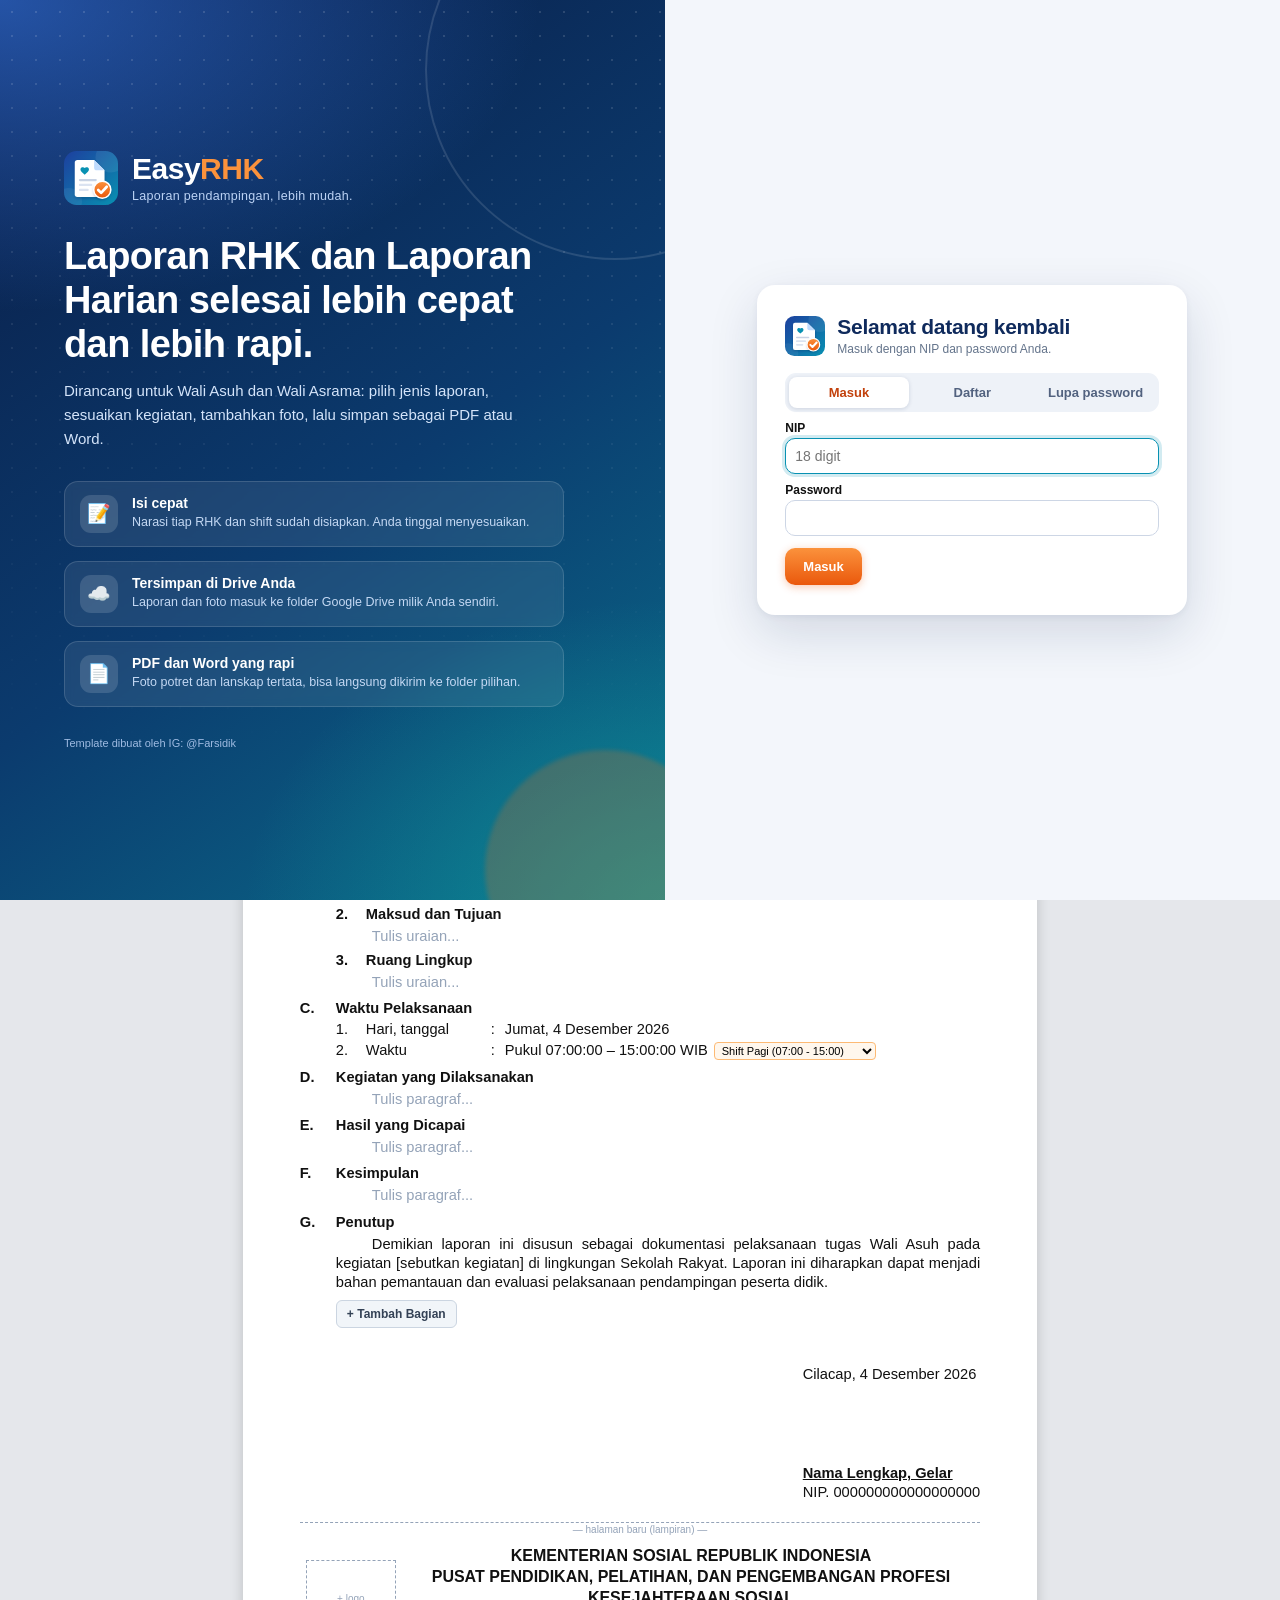
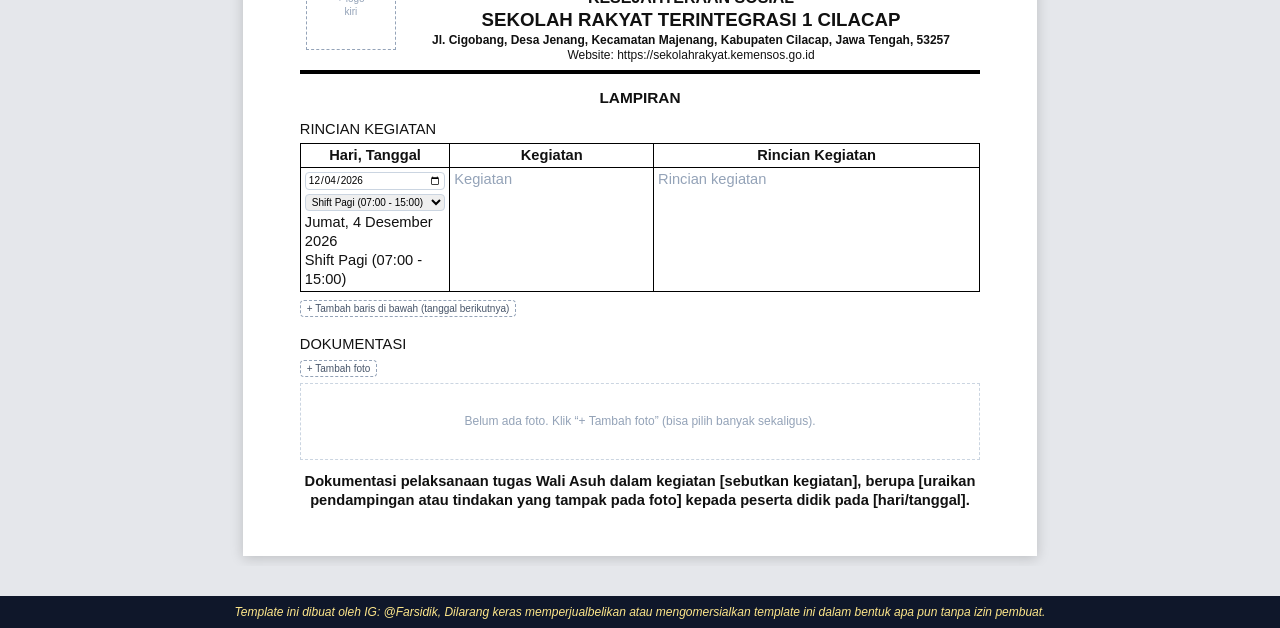
<file: index.html>
<!DOCTYPE html>
<html lang="id">
<head>
<meta charset="utf-8">
<meta name="viewport" content="width=device-width, initial-scale=1">
<title>Template Laporan RHK Wali Asuh &amp; Wali Asrama</title>
<style>
*{box-sizing:border-box}
body{margin:0;background:#e5e7eb;font-family:Arial,Helvetica,sans-serif;color:#111}
.wm{background:#0f172a;color:#fde68a;font-size:12px;font-style:italic;text-align:center;padding:7px 12px;user-select:none}
#top{position:sticky;top:0;z-index:30}
#bar{position:relative;z-index:30;background:#fff;border-bottom:1px solid #cbd5e1;padding:8px 12px;font-size:12px;box-shadow:0 2px 6px rgba(0,0,0,.08)}
.g{display:flex;flex-wrap:wrap;gap:5px 6px;align-items:center;margin:3px 0}
.g>b{font-size:11px;color:#9a3412;margin-right:2px}
.b{background:#ea580c;color:#fff;border:0;border-radius:6px;padding:6px 10px;font-size:12px;font-weight:600;cursor:pointer}
.b.s{background:#475569}.b.l{background:#f1f5f9;color:#334155;border:1px solid #cbd5e1}
#bar input,#bar select{font-size:12px;padding:4px 6px;border:1px solid #cbd5e1;border-radius:6px;background:#fff}
#bar input[type=text]{width:130px}#bar input[type=range]{width:90px;padding:0}
#bar select.hl{border-color:#ea580c;background:#fff7ed;font-weight:700}
#bar.hide{display:none}
#tbtn{display:none;position:fixed;bottom:14px;right:10px;z-index:40;background:#ea580c;color:#fff;border:0;border-radius:6px;padding:7px 12px;font-size:12px;font-weight:600;cursor:pointer;box-shadow:0 2px 8px rgba(0,0,0,.25);font-family:Arial,sans-serif}
body.tbhide #tbtn{display:block}
@media print{#tbtn{display:none!important}}
#wrap{overflow-x:auto;padding:10px 0}
#doc{margin:0 auto;padding:12mm 15mm;background:#fff;box-shadow:0 2px 12px rgba(0,0,0,.18);line-height:1.3}
[contenteditable]{outline:none;border-radius:2px}
[contenteditable]:hover{outline:1px dashed #94a3b8}
[contenteditable]:focus{outline:2px solid #f97316;background:#fff7ed}
[contenteditable]:empty:before{content:attr(data-ph);color:#94a3b8;font-weight:400;text-decoration:none}
.row{position:relative}
.ctl{display:none;position:absolute;right:0;top:-13px;background:#fff;border:1px solid #cbd5e1;border-radius:4px;padding:1px 2px;z-index:5;gap:2px}
.row:hover>.ctl,.row:focus-within>.ctl{display:flex}
.ctl button{font-size:10px;border:0;background:#f1f5f9;cursor:pointer;padding:2px 5px;border-radius:3px}
.ctl .t{background:#fde68a}
.add{display:none;gap:4px;margin:2px 0 2px 36px}.sec:hover .add{display:flex}
.add button{font-size:10px;border:1px dashed #94a3b8;background:#fff;color:#475569;border-radius:4px;padding:2px 6px;cursor:pointer}
button.add2{font-size:10px;border:1px dashed #94a3b8;background:#fff;color:#475569;border-radius:4px;padding:2px 6px;cursor:pointer;margin-bottom:4px}
.kl{text-align:center}
.kopline{border-top:3px solid #000;border-bottom:1px solid #000;height:2px;margin:6px 0 14px}
.ph{border:1px dashed #94a3b8;color:#94a3b8;display:flex;align-items:center;justify-content:center;font-size:10px;cursor:pointer;margin:auto;text-align:center}
.mini{font-size:9px;color:#64748b}.mini a{cursor:pointer;text-decoration:underline}
.jd{text-align:center;font-weight:bold;margin:6px 0 12px;font-size:1.05em}
.kv{border-collapse:collapse;width:100%}.kv td{padding:1px 0;vertical-align:top}
.kv .n{width:30px}.hd .n{width:36px}.kv .l{width:125px}.kv .c{width:14px}
.it{margin-left:36px}
.p{text-align:justify;text-indent:36px;margin:2px 0 4px;white-space:pre-wrap}
.sec{margin-top:6px;break-inside:auto}.hd{break-after:avoid}
.v,.kv span{white-space:pre-wrap}
.sh{font-size:11px;padding:1px 3px;border:1px solid #fdba74;background:#fff7ed;border-radius:4px;margin-left:6px;font-family:Arial,sans-serif}
.tw{position:relative;break-inside:avoid;margin-top:18px}
.sg{position:absolute;cursor:move;touch-action:none;outline:1px dashed #f97316;line-height:0}
.rz{position:absolute;right:-6px;bottom:-6px;width:11px;height:11px;background:#f97316;cursor:nwse-resize;border-radius:2px}
.lamp{page-break-before:always;break-before:page;margin-top:30px}
.pg{border-top:1px dashed #94a3b8;color:#94a3b8;font-size:10px;text-align:center;margin:20px 0 -20px}
.lh{margin:10px 0 4px}
.tb1{width:100%;border-collapse:collapse;table-layout:fixed}
.tb1 th,.tb1 td{border:1px solid #000;padding:2px 4px;vertical-align:top;overflow-wrap:anywhere}
.tb1 th{text-align:center;font-weight:bold}
.tb1 tr{break-inside:avoid;page-break-inside:avoid}
.pl{white-space:pre-wrap}
.tb1 .ctl{right:2px;top:2px}
.row.dc>.ctl{top:auto;bottom:2px}
.dti{width:100%;font-size:10px;padding:1px 2px;border:1px solid #cbd5e1;border-radius:4px;margin-bottom:2px;font-family:inherit}
.gal{width:100%;border-collapse:collapse;table-layout:fixed;margin-top:6px}
.gal tr{break-inside:avoid;page-break-inside:avoid}
.gal td{padding:3px;vertical-align:top;text-align:center}
.gb{display:flex;align-items:center;justify-content:center;background:#f1f5f9}
.gal .ctl{top:2px;right:2px}
.cap{font-size:8pt;margin-top:1px;min-height:4px}
.ket{text-align:center;font-weight:bold;margin-top:12px;white-space:pre-wrap}
.lamp .jd{margin-top:2px}
#tp{display:none;position:fixed;z-index:60;width:400px;max-width:94vw;max-height:70vh;overflow:auto;background:#fff;border:1px solid #94a3b8;border-radius:8px;box-shadow:0 8px 24px rgba(0,0,0,.25);font-family:Arial,sans-serif;font-size:12px;color:#111}
#tp h4{margin:0;padding:8px 10px;background:#fff7ed;border-bottom:1px solid #fed7aa;font-size:12px;position:sticky;top:0}
.ti{display:flex;gap:4px;padding:6px 8px;border-bottom:1px solid #f1f5f9;align-items:flex-start}
.ti .tx{flex:1;text-align:left;background:#fff;border:1px solid #e2e8f0;border-radius:6px;padding:5px 7px;cursor:pointer;font-size:12px;white-space:pre-wrap;display:-webkit-box;-webkit-line-clamp:6;-webkit-box-orient:vertical;overflow:hidden;font-family:inherit}
.ti .tx:hover{background:#ffedd5;border-color:#fb923c}
.ti .rp{font-size:10px;border:1px solid #cbd5e1;background:#f1f5f9;border-radius:5px;padding:3px 5px;cursor:pointer}
#tp .ft2{display:flex;gap:6px;flex-wrap:wrap;padding:8px;position:sticky;bottom:0;background:#fff;border-top:1px solid #e2e8f0}
.rtabs{display:flex;flex-wrap:wrap;gap:4px;padding:6px 8px 0}
.rtab{font-size:11px;border:1px solid #cbd5e1;background:#f8fafc;border-radius:6px;padding:3px 8px;cursor:pointer;font-family:inherit}
.rtab.on{background:#ea580c;color:#fff;border-color:#ea580c}
.rhd{padding:6px 10px;background:#f8fafc;border-bottom:1px solid #e2e8f0;font-size:11px;color:#334155}
#tm{display:none;position:fixed;inset:0;z-index:70;background:rgba(15,23,42,.5);align-items:center;justify-content:center}
#tm .bx{background:#fff;width:min(900px,96vw);max-height:90vh;overflow:auto;border-radius:10px;padding:14px;font-family:Arial,sans-serif;font-size:12px;color:#111}
#tm textarea{width:100%;min-height:54px;font:12px Arial,sans-serif;border:1px solid #cbd5e1;border-radius:6px;padding:5px;resize:vertical}
#tm input[type=text]{border:1px solid #cbd5e1;border-radius:6px;padding:4px 6px;font:12px Arial,sans-serif}
.tmi{display:flex;gap:4px;margin-bottom:6px;align-items:flex-start}
.gbx{border:1px solid #e2e8f0;border-radius:8px;padding:8px;margin-bottom:10px;background:#f8fafc}
.gh{display:flex;gap:4px;margin-bottom:6px;align-items:center}
.gt{width:100%;font-size:11px;border-collapse:collapse}.gt td{border:1px solid #e2e8f0;padding:3px 6px}
#tm .b2{font-size:10px;border:1px dashed #94a3b8;background:#fff;color:#475569;border-radius:4px;padding:2px 6px;cursor:pointer}
#toast{display:none;position:fixed;bottom:16px;left:50%;transform:translateX(-50%);background:#0f172a;color:#fff;padding:6px 12px;border-radius:6px;font-size:12px;z-index:80;font-family:Arial,sans-serif;max-width:92vw;text-align:center}
#warn{display:none;background:#fef2f2;color:#b91c1c;font-size:12px;padding:6px 12px}
@media print{
 body{background:#fff}.no-print,.wm,#bar,#warn{display:none!important}
 #wrap{padding:0;overflow:visible}
 #doc{margin:0!important;padding:0!important;width:auto!important;box-shadow:none;zoom:1!important}
 [contenteditable]:hover,[contenteditable]:focus{outline:none;background:none}
 [contenteditable]:empty:before{content:""}
 .sg{outline:none}.gb{background:none}
 thead{display:table-header-group}
 .lamp{margin-top:0}
 .gal img{max-width:100%!important;max-height:var(--maxh,150mm)!important;object-fit:contain}
 .gb{max-height:var(--maxh,150mm)!important;display:block!important;text-align:center}
}
#doc img{max-width:100%}
.kl.row:focus-within:not(:hover)>.ctl{display:none}
#doc.hide-kopctl .kl>.ctl{display:none!important}
#doc.hide-allctl .ctl{display:none!important}
#doc .p,#doc .ket,#doc .kv span,#doc .jd{overflow-wrap:anywhere}
</style>
<style id="pgst">@page{size:210mm 297mm;margin:12mm 15mm}</style>
<link rel="stylesheet" href="easyrhk.css">
</head>
<body>
<div id="top">
<div class="wm">Template ini dibuat oleh IG: @Farsidik, Dilarang keras memperjualbelikan atau mengomersialkan template ini dalam bentuk apa pun tanpa izin pembuat.</div>

<div id="bar" class="no-print">
 <div class="g">
  <button class="b l" onclick="toggleBar()" title="Sembunyikan toolbar agar layar lebih luas">🔼 Sembunyikan toolbar</button>
  <button class="b" onclick="unduhPdf()" title="Buka jendela cetak dengan ukuran kertas sudah terpasang, lalu pilih Simpan sebagai PDF">📥 Unduh PDF</button>
  <button class="b" onclick="unduhWord()">📄 Unduh Word</button><button class="b s" onclick="validasiLaporan()">✓ Periksa laporan</button>
  <button class="b s" onclick="cadangkan()">💾 Cadangkan</button>
  <button class="b s" onclick="document.getElementById('fRestore').click()">📂 Pulihkan</button>
  <button class="b l" onclick="resetSemua()">↺ Reset</button>
  <select id="pageSel" onchange="setOpt(null,'page',this.value)" title="Ukuran kertas PDF"><option value="a4">A4 (210 × 297 mm)</option><option value="f4">F4 / Folio (215 × 330 mm)</option><option value="legal">Legal (216 × 356 mm)</option><option value="letter">Letter (216 × 279 mm)</option></select>
  <select id="orientSel" onchange="setOpt(null,'orient',this.value)" title="Arah kertas"><option value="portrait">Tegak (portrait)</option><option value="landscape">Mendatar (landscape)</option></select>
  <select id="fontSel" onchange="setOpt(null,'font',this.value)"><option>Arial</option><option>Times New Roman</option><option>Calibri</option><option>Tahoma</option></select>
  <select id="fsSel" onchange="setOpt(null,'fs',+this.value)"><option>10</option><option>10.5</option><option>11</option><option>11.5</option><option>12</option></select>
  <select id="zoomSel" onchange="fitZoom()" title="Zoom layar"><option value="auto">Zoom: pas layar</option><option value="0.5">50%</option><option value="0.75">75%</option><option value="1">100%</option></select>
  <select id="ctlSel" onchange="setOpt(null,'ctlMode',this.value)" title="Tombol kecil yang muncul di atas teks saat ditunjuk/diklik"><option value="show">Tombol edit: tampil semua</option><option value="kop">Tombol edit: sembunyikan di kop</option><option value="all">Tombol edit: sembunyikan semua</option></select>
 </div>
 <div class="g"><b>👤 Jabatan</b>
  <select id="roleSel" class="hl" onchange="switchRole(this.value)" title="Pilih jabatan sesuai matriks SKP"><option value="waliAsuh">Wali Asuh</option><option value="waliAsrama">Wali Asrama</option></select>
  <span style="color:#64748b">Daftar RHK dan template mengikuti matriks jabatan yang dipilih.</span>
 </div>
 <div class="g"><b>🎯 Pilih RHK &amp; shift</b>
  <select id="rhkSel" class="hl" onchange="applyRhk(this.value)" title="Mengisi judul, pendahuluan, kegiatan, hasil, kesimpulan, dan kalimat dokumentasi sesuai RHK"><option value="">— Pilih RHK —</option></select>
  <select id="shiftSel" class="hl" onchange="setShift(this.value)" title="Mengisi Waktu Pelaksanaan"><option value="pagi">Shift Pagi (07:00 – 15:00)</option><option value="siang">Shift Siang (15:00 – 23:00)</option><option value="malam">Shift Malam (23:00 – 07:00)</option></select>
  <button class="b" onclick="bukaTm('nar')">📝 Kelola template</button>
  <span style="color:#64748b">Setelah memilih RHK, semua isian tetap bisa diedit. Tiap paragraf punya tombol 📋 Template untuk menukar versi RHK.</span>
 </div>
 <div class="g"><b>⚡ Isi cepat</b>
  <input type="text" id="fNama" placeholder="Nama petugas"><input type="text" id="fNip" placeholder="NIP / NIPPPPK"><input type="text" id="fJab" placeholder="Jabatan">
  <input type="date" id="fTgl" title="Tanggal pelaksanaan"><input type="text" id="fTempat" placeholder="Kota tanda tangan" style="width:110px">
  <button class="b" onclick="isiCepat()">Terapkan</button>
 </div>
 <div class="g"><b>✨ Bantuan AI</b>
  <input type="text" id="aiAktivitas" placeholder="Tuliskan kegiatan nyata yang dilakukan" style="width:min(430px,55vw)">
  <button class="b" onclick="buatPromptAI()">Buat prompt AI</button>
  <button class="b s" onclick="terapkanAI()">Terapkan hasil AI</button>
  <span style="color:#64748b">Salin prompt ke ChatGPT, lalu tempel hasil JSON ke kotak di bawah.</span>
 </div>
 <div class="g"><textarea id="aiHasil" placeholder="Tempel hasil dari ChatGPT di sini (format JSON yang diminta oleh prompt)..." style="width:min(760px,96%);min-height:58px;padding:6px;border:1px solid #cbd5e1;border-radius:6px;font:12px Arial"></textarea></div>
 <div class="g"><b>📅 Tabel lampiran</b>
  <button class="b" onclick="tambahBaris(parseInt(document.getElementById('nBaris').value)||1)">+ Tambah baris</button>
  <input type="number" id="nBaris" min="1" max="60" value="1" style="width:52px" title="Jumlah baris yang ditambah">
  <button class="b s" onclick="urutkan()">↕ Urutkan tanggal</button>
  <label><input type="checkbox" id="autoSort" onchange="setOpt(null,'auto',this.checked)"> urut otomatis saat tanggal diganti</label>
  <button class="b l" onclick="isiBulan()">Lengkapi 1 bulan</button>
  <button class="b l" onclick="hapusKosong()">Hapus baris kosong</button>
  <label><input type="checkbox" id="lampKop" onchange="setOpt('lamp','kop',this.checked)"> kop di halaman lampiran</label>
 </div>
 <div class="g"><b>✍️ Tanda tangan</b>
  <button class="b s" onclick="document.getElementById('fTtd').click()">Unggah</button><button class="b l" onclick="hapusTtd()">Hapus</button>
  <label>Ukuran <input type="range" id="ttdW" min="40" max="320" onchange="setOpt('ttd','w',+this.value)"></label>
  <label>Ruang <input type="range" id="ttdSp" min="30" max="160" onchange="setOpt('ttd','sp',+this.value)"></label>
  <select id="ttdAl" onchange="setOpt('ttd','al',this.value)" title="Perataan tanggal, nama pelapor, dan NIP"><option value="r">Rata kanan</option><option value="c">Rata tengah</option><option value="l">Rata kiri</option></select>
  <label>Geser X <input type="range" id="ttdX" min="-120" max="120" value="0" onchange="setOpt('ttd','dx',+this.value)"></label>
  <label>Geser Y <input type="range" id="ttdY" min="-40" max="100" value="0" onchange="setOpt('ttd','dy',+this.value)"></label>
  <label><input type="checkbox" id="ttdMul" onchange="setOpt('ttd','mul',this.checked)"> latar putih transparan</label>
  <span style="color:#64748b">Atur perataan dan geser blok tanggal/nama/NIP dengan penggeser X dan Y. Gambar tanda tangan tetap dapat diseret.</span>
 </div>
 <div class="g"><b>🖼️ Logo &amp; Foto</b>
  <label>Logo <input type="range" id="logoSz" min="40" max="150" onchange="setOpt('kop','logo',+this.value)"></label>
  <button class="b s" onclick="document.getElementById('fFoto').click()">+ Tambah foto</button>
  <select id="colsSel" onchange="setOpt('lamp','cols',+this.value)"><option value="1">1 kolom</option><option value="2">2 kolom</option><option value="3">3 kolom</option><option value="4">4 kolom</option></select>
  <select id="modeSel" onchange="setOpt('lamp','mode',this.value)"><option value="contain">Kotak seragam (utuh)</option><option value="cover">Kotak seragam (dipotong)</option><option value="asli">Ukuran asli</option></select>
  <label>Tinggi <input type="range" id="hRange" min="70" max="420" onchange="setOpt('lamp','h',+this.value)"></label>
  <button class="b l" onclick="hapusFotoSemua()">Kosongkan foto</button>
  <button class="b l" onclick="pilihLogo('R')">+ Logo kanan</button>
  <button class="b l" onclick="addKop()">+ Baris kop</button>
 </div>
</div>
</div>
<button id="tbtn" class="no-print" onclick="toggleBar()" title="Tampilkan kembali toolbar">🔽 Tampilkan toolbar</button>
<div id="warn">Penyimpanan browser penuh, perubahan terakhir belum tersimpan. Klik “Cadangkan” untuk menyimpan ke file, atau kurangi jumlah foto.</div>

<div id="wrap"><div id="doc"></div></div>

<div class="wm" style="margin-top:30px;padding:9px 12px">Template ini dibuat oleh IG: @Farsidik, Dilarang keras memperjualbelikan atau mengomersialkan template ini dalam bentuk apa pun tanpa izin pembuat.</div>

<div id="tp" class="no-print"></div>
<div id="tm" class="no-print" onclick="if(event.target===this)tutupTm()"><div class="bx"><div style="display:flex;justify-content:space-between;align-items:center;margin-bottom:8px;gap:8px;flex-wrap:wrap"><b style="font-size:14px">📝 Kelola Template</b><span><button class="b l" onclick="resetTpl()">Kembalikan bawaan</button> <button class="b" onclick="tutupTm()">Selesai</button></span></div><div id="tmTabs" class="rtabs" style="padding:0 0 8px"></div><div id="tmBody"></div></div></div>
<div id="toast" class="no-print"></div>

<input type="file" id="fLogo" accept="image/*" hidden>
<input type="file" id="fTtd" accept="image/*" hidden>
<input type="file" id="fFoto" accept="image/*" multiple hidden>
<input type="file" id="fRestore" accept=".json,application/json" hidden>

<script>
let KEY = 'rhk_template_v1';
const CE = 'contenteditable="true"';
const $ = id => document.getElementById(id);
const doc = $('doc');
const HARI = ['Minggu', 'Senin', 'Selasa', 'Rabu', 'Kamis', 'Jumat', 'Sabtu'];
const BLN = ['Januari', 'Februari', 'Maret', 'April', 'Mei', 'Juni', 'Juli', 'Agustus', 'September', 'Oktober', 'November', 'Desember'];
const p2 = n => String(n).padStart(2, '0');
const ymd = d => d.getFullYear() + '-' + p2(d.getMonth() + 1) + '-' + p2(d.getDate());
const dobj = ds => new Date(ds + 'T00:00:00');
const hariLabel = ds => { const d = dobj(ds); return `${HARI[d.getDay()]}, ${d.getDate()} ${BLN[d.getMonth()]} ${d.getFullYear()}`; };
const tglLabel = ds => { const d = dobj(ds); return `${d.getDate()} ${BLN[d.getMonth()]} ${d.getFullYear()}`; };
const todayS = ymd(new Date());
const SHIFT3 = { pagi: ['07:00:00', '15:00:00'], siang: ['15:00:00', '23:00:00'], malam: ['23:00:00', '07:00:00'] };
const waktuTxt = k => SHIFT3[k] ? `Pukul ${SHIFT3[k][0]} – ${SHIFT3[k][1]} WIB` : '';
const SHIFTS = [['pagi', 'Shift Pagi (07:00 - 15:00)'], ['siang', 'Shift Siang (15:00 - 23:00)'], ['malam', 'Shift Malam (23:00 - 07:00)'], ['lepas', 'Lepas Piket'], ['libur', 'Libur']];
const shiftLabel = k => (SHIFTS.find(x => x[0] === k) || [0, ''])[1];
const FIELDS = [['judul', 'Judul Laporan'], ['gambaran', 'Gambaran Umum'], ['maksud', 'Maksud dan Tujuan'], ['ruang', 'Ruang Lingkup'], ['kegiatan', 'Kegiatan yang Dilaksanakan'], ['hasil', 'Hasil yang Dicapai'], ['kesimpulan', 'Kesimpulan'], ['ket', 'Kalimat di bawah Dokumentasi']];
const fieldName = f => (FIELDS.find(x => x[0] === f) || [0, f])[1];
const PG = { legal: [356, 216], f4: [330, 215], a4: [297, 210], letter: [279, 216] };
const NAR = {"judul":[{"l":"RHK 1","t":"LAPORAN BIMBINGAN DAN PENGAJARAN PESERTA DIDIK"},{"l":"RHK 2","t":"LAPORAN PEMBINAAN KEMANDIRIAN PESERTA DIDIK"},{"l":"RHK 3","t":"LAPORAN PENDAMPINGAN, BIMBINGAN, MOTIVASI, DAN PEMBINAAN PESERTA DIDIK DALAM ASPEK IBADAH, BELAJAR, DAN AKTIVITAS SEHARI-HARI"},{"l":"RHK 4","t":"LAPORAN BIMBINGAN SPIRITUAL DAN EMOSIONAL, PENERAPAN DISIPLIN, KESEHATAN, DAN KEGIATAN BELAJAR PESERTA DIDIK"},{"l":"RHK 5","t":"LAPORAN PENDAMPINGAN PESERTA DIDIK BERKEBUTUHAN KHUSUS"}],"gambaran":[{"l":"RHK 1","t":"Bimbingan dan pengajaran merupakan bagian dari pendampingan peserta didik dalam mendukung proses belajar dan pengembangan kemampuan. Pelaksanaan kegiatan disesuaikan dengan kebutuhan peserta didik, materi atau keterampilan yang diberikan, serta kondisi pada saat kegiatan berlangsung."},{"l":"RHK 2","t":"Pembinaan kemandirian diarahkan untuk membantu peserta didik mengembangkan kemampuan mengurus diri, melaksanakan tanggung jawab, mengambil inisiatif, dan melakukan aktivitas sehari-hari secara bertahap. Pembinaan dilakukan melalui pembiasaan, pemberian arahan, kesempatan untuk mencoba, serta pemantauan sesuai kebutuhan peserta didik."},{"l":"RHK 3","t":"Pendampingan, bimbingan, motivasi, dan pembinaan dilakukan untuk mendukung peserta didik dalam menjalankan ibadah, mengikuti kegiatan belajar, serta melaksanakan aktivitas sehari-hari. Peran wali asuh disesuaikan dengan kebutuhan peserta didik, baik melalui pemberian arahan, penguatan motivasi, pemantauan, maupun bantuan langsung."},{"l":"RHK 4","t":"Bimbingan spiritual dan emosional, penerapan disiplin, perhatian terhadap kesehatan, serta dukungan terhadap kegiatan belajar merupakan aspek yang saling berkaitan dalam pengasuhan peserta didik. Pelaksanaannya dilakukan melalui pendampingan dan pemantauan sesuai kondisi, kebutuhan, serta ketentuan yang berlaku di lingkungan Sekolah Rakyat."},{"l":"RHK 5","t":"Pendampingan peserta didik berkebutuhan khusus dilaksanakan dengan memperhatikan kebutuhan, kemampuan, dan karakteristik masing-masing peserta didik. Pendampingan diarahkan untuk membantu peserta didik berpartisipasi dalam kegiatan, mengembangkan potensi, serta memperoleh dukungan yang sesuai tanpa mengabaikan kemandirian dan martabatnya."}],"maksud":[{"l":"RHK 1","t":"Kegiatan ini dimaksudkan untuk memberikan bimbingan dan pengajaran sesuai kebutuhan peserta didik. Tujuannya adalah membantu peserta didik memahami materi atau arahan yang diberikan, mengembangkan pengetahuan dan keterampilan, serta memperoleh dukungan dalam proses belajar."},{"l":"RHK 2","t":"Kegiatan ini dimaksudkan untuk membina kemampuan peserta didik agar semakin mandiri dalam melaksanakan aktivitas dan memenuhi kebutuhan sehari-hari. Tujuannya adalah menumbuhkan inisiatif, tanggung jawab, kebiasaan positif, serta kemampuan melakukan tugas sesuai tahap perkembangan dan kemampuan masing-masing."},{"l":"RHK 3","t":"Kegiatan ini dimaksudkan untuk memberikan pendampingan, bimbingan, motivasi, dan pembinaan dalam aspek ibadah, belajar, dan aktivitas sehari-hari. Tujuannya adalah membantu peserta didik menjalankan kegiatan secara terarah, membangun kebiasaan positif, serta memperoleh dukungan ketika menghadapi kesulitan."},{"l":"RHK 4","t":"Kegiatan ini dimaksudkan untuk memberikan dukungan yang terarah terhadap kebutuhan spiritual, emosional, kedisiplinan, kesehatan, dan kegiatan belajar peserta didik. Tujuannya adalah membantu peserta didik menjalani kegiatan secara aman, tertib, sehat, dan bertanggung jawab serta memperoleh tindak lanjut ketika ditemukan kendala."},{"l":"RHK 5","t":"Kegiatan ini dimaksudkan untuk memberikan pendampingan yang sesuai dengan kebutuhan peserta didik berkebutuhan khusus. Tujuannya adalah memfasilitasi partisipasi dalam kegiatan, membantu mengatasi hambatan yang dihadapi, dan mendukung perkembangan kemampuan serta kemandirian peserta didik."}],"ruang":[{"l":"RHK 1","t":"Ruang lingkup meliputi persiapan dan pelaksanaan bimbingan atau pengajaran, pemberian arahan, pendampingan proses belajar, serta pemantauan pemahaman peserta didik sesuai kegiatan yang dilaksanakan."},{"l":"RHK 2","t":"Ruang lingkup meliputi pembiasaan dan pendampingan aktivitas sehari-hari, perawatan diri, kebersihan diri dan lingkungan, pengelolaan perlengkapan pribadi, tanggung jawab, serta keterampilan hidup lain sesuai kegiatan yang dilaksanakan."},{"l":"RHK 3","t":"Ruang lingkup meliputi pendampingan dan pembinaan dalam pelaksanaan ibadah, kegiatan belajar, dan aktivitas sehari-hari, termasuk pemberian motivasi, arahan, pemantauan, serta bantuan sesuai kebutuhan peserta didik."},{"l":"RHK 4","t":"Ruang lingkup meliputi bimbingan spiritual dan emosional, pemantauan serta penerapan disiplin, perhatian dan pendampingan terkait kondisi kesehatan, serta dukungan terhadap pelaksanaan kegiatan belajar peserta didik."},{"l":"RHK 5","t":"Ruang lingkup meliputi identifikasi kebutuhan pendampingan berdasarkan informasi yang tersedia, pemberian bantuan atau penyesuaian yang diperlukan, pemantauan partisipasi peserta didik, serta koordinasi dengan pihak terkait apabila diperlukan dan dilakukan."}],"kegiatan":[{"l":"RHK 1","t":"Wali asuh melaksanakan bimbingan dan pengajaran kepada peserta didik melalui kegiatan [sebutkan kegiatan]. Pelaksanaan dilakukan dengan [uraikan materi, arahan, metode, atau bantuan yang diberikan]. Wali asuh memberikan kesempatan kepada peserta didik untuk [praktik/menjawab/mengerjakan tugas/mencoba keterampilan] serta melakukan pemantauan terhadap proses dan pemahaman peserta didik."},{"l":"RHK 2","t":"Wali asuh melaksanakan pembinaan kemandirian melalui kegiatan [sebutkan aktivitas]. Peserta didik diarahkan untuk melakukan [uraikan tugas atau keterampilan] secara mandiri atau dengan bantuan sesuai kebutuhan. Wali asuh memberikan contoh atau arahan apabila diperlukan, kemudian memantau pelaksanaan dan tanggung jawab peserta didik."},{"l":"RHK 3","t":"Wali asuh memberikan pendampingan, bimbingan, motivasi, dan pembinaan kepada peserta didik dalam kegiatan [ibadah/belajar/aktivitas sehari-hari]. Pendampingan dilakukan dengan [uraikan arahan, penguatan motivasi, pemantauan, atau bantuan yang diberikan] sesuai kondisi dan kebutuhan peserta didik."},{"l":"RHK 4","t":"Wali asuh melaksanakan pendampingan pada aspek [spiritual/emosional/disiplin/kesehatan/kegiatan belajar] melalui kegiatan [sebutkan kegiatan]. Pelaksanaan meliputi [uraikan tindakan yang benar-benar dilakukan], pemantauan kondisi atau perilaku peserta didik, serta [koordinasi atau tindak lanjut apabila memang dilakukan]."},{"l":"RHK 5","t":"Wali asuh memberikan pendampingan kepada peserta didik berkebutuhan khusus, yaitu [inisial/nama sesuai ketentuan pelaporan], dalam kegiatan [sebutkan kegiatan]. Bantuan atau penyesuaian yang diberikan berupa [uraikan bentuk dukungan] dengan mempertimbangkan kebutuhan dan kemampuan peserta didik. Perkembangan atau respons peserta didik dipantau selama kegiatan berlangsung."}],"hasil":[{"l":"RHK 1","t":"Kegiatan bimbingan dan pengajaran telah dilaksanakan melalui [sebutkan kegiatan]. Peserta didik [uraikan hasil yang dapat diamati, misalnya mengikuti arahan, menyelesaikan tugas, memahami materi, atau mempraktikkan keterampilan]. Hal yang masih memerlukan pendampingan adalah [isi jika ada]."},{"l":"RHK 2","t":"Kegiatan pembinaan kemandirian telah dilaksanakan melalui [sebutkan kegiatan]. Selama kegiatan, peserta didik menunjukkan [uraikan perilaku atau kemampuan yang benar-benar terlihat], dengan tingkat bantuan [mandiri/dengan arahan/dengan bantuan langsung]. Aspek yang masih perlu dibiasakan adalah [isi jika ada]."},{"l":"RHK 3","t":"Pendampingan dalam aspek ibadah, belajar, dan/atau aktivitas sehari-hari telah dilaksanakan sesuai kegiatan yang dilakukan. Hasil yang teramati yaitu [uraikan respons, partisipasi, atau perubahan perilaku yang benar-benar terlihat]. Kebutuhan pendampingan lanjutan meliputi [isi jika ada]."},{"l":"RHK 4","t":"Pendampingan pada aspek [sebutkan aspek] telah dilaksanakan. Hasil pemantauan menunjukkan [uraikan kondisi, respons, atau perilaku yang dapat dibuktikan]. Apabila ditemukan kendala, tindak lanjut yang telah dilakukan adalah [uraikan; hapus jika tidak ada]."},{"l":"RHK 5","t":"Pendampingan kepada peserta didik berkebutuhan khusus telah diberikan dalam kegiatan [sebutkan kegiatan]. Peserta didik menunjukkan [uraikan partisipasi atau respons yang teramati] dengan dukungan berupa [sebutkan bantuan]. Kebutuhan atau tindak lanjut berikutnya adalah [isi berdasarkan hasil pemantauan]."}],"kesimpulan":[{"l":"RHK 1","t":"Secara keseluruhan, bimbingan dan pengajaran kepada peserta didik telah dilaksanakan melalui [sebutkan kegiatan]. Pelaksanaan kegiatan memberikan dukungan terhadap proses belajar peserta didik. Pendampingan selanjutnya perlu disesuaikan dengan pemahaman dan kebutuhan yang masih ditemukan."},{"l":"RHK 2","t":"Secara keseluruhan, pembinaan kemandirian telah dilaksanakan melalui pembiasaan dan pendampingan pada aktivitas [sebutkan]. Kemampuan peserta didik perlu terus diperkuat melalui kesempatan untuk mencoba, arahan yang proporsional, dan pemantauan secara berkelanjutan."},{"l":"RHK 3","t":"Secara keseluruhan, pendampingan, bimbingan, motivasi, dan pembinaan dalam aspek ibadah, belajar, dan aktivitas sehari-hari telah dilaksanakan sesuai kebutuhan dan kegiatan yang berlangsung. Pendampingan lanjutan dilakukan dengan memperhatikan respons serta kebutuhan masing-masing peserta didik."},{"l":"RHK 4","t":"Secara keseluruhan, bimbingan spiritual dan emosional, penerapan disiplin, perhatian terhadap kesehatan, dan dukungan kegiatan belajar telah dilaksanakan sesuai kegiatan yang dilakukan. Hasil pemantauan menjadi dasar untuk menentukan pendampingan atau tindak lanjut berikutnya."},{"l":"RHK 5","t":"Secara keseluruhan, pendampingan kepada peserta didik berkebutuhan khusus telah diberikan dengan mempertimbangkan kebutuhan dan kemampuan peserta didik. Dukungan perlu dilanjutkan dan disesuaikan berdasarkan hasil pemantauan serta koordinasi dengan pihak terkait apabila diperlukan."}],"ket":[{"l":"RHK 1","t":"Bimbingan dan pengajaran peserta didik melalui kegiatan [nama kegiatan/materi], dengan pendampingan berupa [bentuk arahan atau bantuan yang tampak pada dokumentasi]."},{"l":"RHK 2","t":"Pembinaan kemandirian peserta didik melalui kegiatan [nama aktivitas], dengan fokus pada [keterampilan atau tanggung jawab yang dilatih]."},{"l":"RHK 3","t":"Pendampingan, bimbingan, motivasi, dan pembinaan peserta didik dalam aspek [ibadah/belajar/aktivitas sehari-hari] melalui kegiatan [nama kegiatan]."},{"l":"RHK 4","t":"Bimbingan spiritual dan emosional, penerapan disiplin, perhatian terhadap kesehatan, atau dukungan kegiatan belajar peserta didik melalui [nama kegiatan sesuai dokumentasi]."},{"l":"RHK 5","t":"Pendampingan peserta didik berkebutuhan khusus dalam kegiatan [nama kegiatan], dengan dukungan berupa [bentuk pendampingan yang diberikan sesuai kebutuhan]."}]};
const DEFTPL = { nar: NAR, keg: ["RHK 1. Bimbingan dan pengajaran peserta didik", "RHK 2. Pembinaan kemandirian peserta didik", "RHK 3. Pendampingan, bimbingan, motivasi, dan pembinaan dalam aspek ibadah, belajar, dan aktivitas sehari-hari", "RHK 4. Bimbingan spiritual dan emosional, disiplin, kesehatan, dan kegiatan belajar", "RHK 5. Pendampingan peserta didik berkebutuhan khusus"], rhk: [{"kode": "RHK 1", "judul": "Bimbingan dan pengajaran peserta didik", "fokus": "Bimbingan belajar", "tip": "Digunakan apabila foto menunjukkan kegiatan belajar, membantu anak memahami materi, mengerjakan tugas, atau memberikan arahan terkait pembelajaran.", "items": [{"judul": "Pendampingan belajar", "teks": "Memberikan pendampingan kepada peserta didik dalam melaksanakan kegiatan belajar serta membantu mengatasi kesulitan yang dihadapi selama proses pembelajaran."}, {"judul": "Membantu pengerjaan tugas", "teks": "Mendampingi peserta didik dalam menyelesaikan tugas sekolah serta memberikan arahan agar peserta didik dapat memahami dan mengerjakan tugas secara mandiri."}, {"judul": "Motivasi belajar", "teks": "Memberikan motivasi dan dorongan kepada peserta didik untuk meningkatkan semangat belajar serta membangun kebiasaan belajar yang teratur."}, {"judul": "Pemantauan kegiatan belajar", "teks": "Melakukan pemantauan terhadap pelaksanaan kegiatan belajar peserta didik serta memberikan arahan apabila terdapat kendala dalam proses pembelajaran."}]}, {"kode": "RHK 2", "judul": "Pembinaan kemandirian peserta didik", "fokus": "Aktivitas sehari-hari dan kemandirian", "tip": "Digunakan untuk kegiatan yang melatih kemampuan peserta didik dalam mengurus diri, menjaga kebersihan, merapikan perlengkapan, dan melaksanakan tanggung jawab sehari-hari.", "items": [{"judul": "Pendampingan makan", "teks": "Mendampingi peserta didik dalam melaksanakan kegiatan makan serta membiasakan perilaku tertib, mandiri, dan menjaga kebersihan selama makan."}, {"judul": "Edukasi kebersihan diri", "teks": "Memberikan edukasi dan arahan kepada peserta didik mengenai pentingnya menjaga kebersihan diri serta membiasakan pola hidup bersih dan sehat."}, {"judul": "Kegiatan bersih-bersih", "teks": "Mendampingi peserta didik dalam melaksanakan kegiatan membersihkan lingkungan asrama guna menumbuhkan kepedulian, tanggung jawab, dan kemandirian dalam menjaga kebersihan."}, {"judul": "Merapikan tempat tidur", "teks": "Memberikan arahan dan pendampingan kepada peserta didik dalam merapikan tempat tidur serta menjaga kerapian lingkungan tempat tinggal."}, {"judul": "Pembiasaan kebersihan lingkungan", "teks": "Membimbing peserta didik untuk menjaga kebersihan dan kerapian lingkungan asrama melalui pembiasaan membuang sampah pada tempatnya dan merawat fasilitas bersama."}, {"judul": "Pendampingan aktivitas harian", "teks": "Mendampingi peserta didik dalam melaksanakan aktivitas sehari-hari serta mendorong terbentuknya kebiasaan hidup tertib, mandiri, dan bertanggung jawab."}, {"judul": "Pembiasaan menjaga barang pribadi", "teks": "Memberikan arahan kepada peserta didik untuk menjaga, menyimpan, dan merapikan barang pribadi agar terbentuk sikap mandiri dan bertanggung jawab."}]}, {"kode": "RHK 3", "judul": "Pendampingan, bimbingan, motivasi, dan pembinaan dalam aspek ibadah, belajar, dan aktivitas sehari-hari", "fokus": "Ibadah, belajar, dan aktivitas sehari-hari", "tip": "Digunakan untuk kegiatan pendampingan ibadah, belajar, aktivitas sehari-hari, atau pemberian motivasi sesuai kegiatan yang benar-benar dilaksanakan.", "items": [{"judul": "Pendampingan ibadah", "teks": "Mendampingi dan mengarahkan peserta didik dalam melaksanakan kegiatan ibadah sesuai agama dan kepercayaan masing-masing sebagai bentuk pembiasaan kehidupan spiritual."}, {"judul": "Pembiasaan ibadah berjamaah", "teks": "Mendampingi peserta didik dalam mengikuti kegiatan ibadah berjamaah serta memberikan arahan untuk meningkatkan kedisiplinan dan kesadaran dalam menjalankan ibadah."}, {"judul": "Pendampingan aktivitas harian", "teks": "Memberikan pendampingan kepada peserta didik dalam menjalankan rutinitas harian di lingkungan asrama agar terlaksana secara tertib dan teratur."}, {"judul": "Pemberian motivasi", "teks": "Memberikan motivasi dan penguatan positif kepada peserta didik agar memiliki semangat, rasa percaya diri, serta tanggung jawab dalam menjalankan aktivitas sehari-hari."}, {"judul": "Pembinaan perilaku", "teks": "Memberikan arahan dan pembinaan kepada peserta didik terkait perilaku sehari-hari guna membangun sikap saling menghargai, disiplin, dan bertanggung jawab."}, {"judul": "Pendampingan kegiatan belajar", "teks": "Memberikan pendampingan dan motivasi kepada peserta didik dalam mengikuti kegiatan belajar, memahami arahan, serta menyelesaikan tugas sesuai kebutuhan."}, {"judul": "Pendampingan kegiatan makan bersama", "teks": "Mendampingi peserta didik selama kegiatan makan bersama serta memberikan arahan terkait tata tertib dan pembiasaan perilaku positif."}]}, {"kode": "RHK 4", "judul": "Bimbingan spiritual dan emosional, penerapan disiplin, kesehatan, dan kegiatan belajar peserta didik", "fokus": "Spiritual, emosional, disiplin, kesehatan, dan kegiatan belajar", "tip": "Digunakan untuk pendampingan pada aspek spiritual dan emosional, pemantauan kesehatan, penerapan disiplin, atau dukungan kegiatan belajar sesuai aktivitas yang dilaksanakan.", "items": [{"judul": "Pendampingan peserta didik sakit", "teks": "Memberikan pendampingan kepada peserta didik yang mengalami gangguan kesehatan serta melakukan pemantauan kondisi dan membantu memenuhi kebutuhan selama masa pemulihan."}, {"judul": "Pemantauan kondisi kesehatan", "teks": "Melakukan pemantauan terhadap kondisi kesehatan peserta didik serta berkoordinasi dengan petugas terkait apabila ditemukan keluhan atau kondisi yang memerlukan penanganan lebih lanjut."}, {"judul": "Pendampingan pemeriksaan kesehatan", "teks": "Mendampingi peserta didik dalam menjalani pemeriksaan kesehatan serta membantu memastikan kebutuhan dan tindak lanjut pelayanan kesehatan terpenuhi."}, {"judul": "Pemberian obat sesuai arahan petugas", "teks": "Membantu mengawasi peserta didik dalam menjalankan anjuran konsumsi obat sesuai arahan petugas kesehatan."}, {"judul": "Edukasi perilaku hidup bersih dan sehat", "teks": "Memberikan edukasi kepada peserta didik mengenai pentingnya menjaga kesehatan, kebersihan diri, dan lingkungan guna mencegah timbulnya penyakit."}, {"judul": "Pembinaan kedisiplinan", "teks": "Memberikan arahan dan penguatan kepada peserta didik terkait kepatuhan terhadap tata tertib serta pembiasaan perilaku disiplin di lingkungan asrama."}, {"judul": "Pendampingan emosional", "teks": "Memberikan perhatian, dukungan, dan motivasi kepada peserta didik yang mengalami permasalahan emosional agar merasa nyaman dan mampu menjalankan aktivitas sehari-hari."}, {"judul": "Pemantauan kegiatan belajar", "teks": "Memantau kedisiplinan dan keterlibatan peserta didik dalam kegiatan belajar serta memberikan arahan untuk mendukung kelancaran proses pembelajaran."}]}, {"kode": "RHK 5", "judul": "Pendampingan peserta didik berkebutuhan khusus", "fokus": "Pendampingan individual", "tip": "Digunakan apabila dokumentasi memang menunjukkan pendampingan terhadap peserta didik berkebutuhan khusus.", "items": [{"judul": "Pendampingan aktivitas harian", "teks": "Memberikan pendampingan kepada peserta didik berkebutuhan khusus dalam melaksanakan aktivitas sehari-hari sesuai dengan kebutuhan dan kemampuan masing-masing."}, {"judul": "Pendampingan makan", "teks": "Membantu dan mendampingi peserta didik berkebutuhan khusus selama kegiatan makan sesuai dengan tingkat kebutuhan pendampingannya."}, {"judul": "Pendampingan kebersihan diri", "teks": "Memberikan arahan dan bantuan kepada peserta didik berkebutuhan khusus dalam menjaga kebersihan diri sesuai dengan kemampuan dan kebutuhannya."}, {"judul": "Pendampingan ibadah", "teks": "Mendampingi peserta didik berkebutuhan khusus dalam mengikuti kegiatan ibadah dengan memberikan arahan dan bantuan sesuai kebutuhan."}, {"judul": "Pemantauan kondisi kesehatan", "teks": "Melakukan pemantauan kondisi kesehatan peserta didik berkebutuhan khusus serta memberikan pendampingan sesuai kebutuhan dan berkoordinasi dengan petugas terkait."}, {"judul": "Pendampingan interaksi sosial", "teks": "Memberikan pendampingan kepada peserta didik berkebutuhan khusus dalam berinteraksi dengan teman sebaya serta membangun hubungan sosial yang positif di lingkungan asrama."}]}] };
const PANDUAN = [["Anak sedang makan", "RHK 2 atau 3"], ["Anak sakit di kamar", "RHK 4"], ["Mengantar anak berobat", "RHK 4"], ["Anak sedang beribadah", "RHK 3"], ["Anak sedang bersih-bersih", "RHK 2"], ["Edukasi menjaga kebersihan", "RHK 2 atau 4"], ["Anak merapikan tempat tidur", "RHK 2"], ["Anak sedang belajar", "RHK 1 atau 4"], ["Memberikan motivasi anak", "RHK 3"], ["Memberikan arahan kedisiplinan", "RHK 3 atau 4"], ["Mendampingi anak berkebutuhan khusus", "RHK 5"]];
const CATATAN_PANDUAN = "RHK 5 digunakan apabila memang ada peserta didik berkebutuhan khusus yang didampingi. Jangan mengklasifikasikan kegiatan yang sama ke beberapa RHK hanya untuk memenuhi target laporan.";
const KET4 = 'Dokumentasi pelaksanaan tugas Wali Asuh dalam kegiatan [sebutkan kegiatan], berupa [uraikan pendampingan atau tindakan yang tampak pada foto] kepada peserta didik pada [hari/tanggal].';
const WALI_ASRAMA_TPL = (() => {
 const d = JSON.parse(JSON.stringify(DEFTPL));
 const make = (judul,gambaran,maksud,ruang,kegiatan,hasil,kesimpulan,ket) => ({judul,gambaran,maksud,ruang,kegiatan,hasil,kesimpulan,ket});
 const data = [
  make('LAPORAN RENCANA KEGIATAN PEMBINAAN PENGHUNI ASRAMA DAN TATA TERTIB ASRAMA',
   'Pengelolaan kehidupan asrama memerlukan perencanaan kegiatan pembinaan yang terarah serta tata tertib yang menjadi pedoman bagi seluruh penghuni asrama. Wali asrama berperan menyusun dan menyiapkan rencana kegiatan pembinaan serta ketentuan tata tertib agar pelaksanaan kehidupan asrama berlangsung tertib, aman, nyaman, dan mendukung perkembangan peserta didik.',
   'Kegiatan ini dimaksudkan untuk menyusun dokumen rencana kegiatan pembinaan penghuni asrama dan tata tertib asrama. Tujuannya adalah menyediakan pedoman pelaksanaan pembinaan, memperjelas ketentuan yang perlu dipatuhi penghuni asrama, serta mendukung terciptanya lingkungan asrama yang tertib dan kondusif.',
   'Ruang lingkup meliputi identifikasi kebutuhan pembinaan penghuni asrama, penyusunan rencana kegiatan, penetapan materi atau jadwal pembinaan, penyusunan atau peninjauan tata tertib, serta penyesuaian dokumen dengan ketentuan yang berlaku.',
   'Wali asrama menyusun dan/atau memperbarui dokumen rencana kegiatan pembinaan penghuni asrama dan tata tertib asrama. Kegiatan meliputi [uraikan identifikasi kebutuhan, penyusunan agenda pembinaan, penentuan jadwal, penyusunan ketentuan, atau konsultasi/koordinasi yang benar-benar dilakukan]. Dokumen disusun dengan memperhatikan kebutuhan penghuni asrama dan ketentuan yang berlaku agar dapat digunakan sebagai pedoman pelaksanaan kegiatan.',
   'Tersusun/terbarui dokumen [sebutkan nama dokumen] yang memuat [komponen utama]. Dokumen tersebut dapat digunakan sebagai acuan dalam pelaksanaan pembinaan penghuni dan penerapan tata tertib asrama.',
   'Penyusunan rencana kegiatan pembinaan dan tata tertib asrama merupakan langkah penting untuk memastikan kegiatan pengasuhan dan pengelolaan asrama memiliki pedoman yang jelas. Dokumen yang disusun menjadi acuan pelaksanaan kegiatan sesuai ketentuan.',
   'Menyusun/meninjau dokumen rencana kegiatan pembinaan penghuni asrama dan tata tertib asrama melalui [aktivitas yang tampak pada foto], sebagai upaya menyediakan pedoman pembinaan dan pengelolaan kehidupan asrama.'),
  make('LAPORAN PEMELIHARAAN FASILITAS ASRAMA',
   'Fasilitas asrama merupakan sarana penunjang yang digunakan penghuni untuk melaksanakan aktivitas sehari-hari. Kondisi fasilitas perlu dipantau dan dipelihara secara berkala agar tetap berfungsi, aman, dan layak digunakan. Wali asrama berperan melakukan pemantauan, pencatatan, serta koordinasi terkait kebutuhan pemeliharaan fasilitas asrama.',
   'Kegiatan ini dimaksudkan untuk mendokumentasikan pelaksanaan pemeliharaan fasilitas asrama. Tujuannya adalah memastikan kondisi sarana dan prasarana terpantau, mengidentifikasi kerusakan atau kebutuhan perbaikan, serta mendukung kenyamanan dan keselamatan penghuni asrama.',
   'Ruang lingkup meliputi pemeriksaan kondisi fasilitas, identifikasi kerusakan, pencatatan kebutuhan pemeliharaan, pelaporan, dan koordinasi tindak lanjut perbaikan fasilitas asrama.',
   'Wali asrama melaksanakan pemantauan dan pendokumentasian kondisi fasilitas asrama. Kegiatan meliputi [sebutkan fasilitas yang diperiksa], mengidentifikasi [kondisi/kerusakan/kebutuhan perawatan], mencatat hasil pemantauan, serta menyampaikan atau mengoordinasikan kebutuhan tindak lanjut kepada [pihak terkait, jika dilakukan].',
   'Terdokumentasinya kondisi fasilitas asrama berupa [sebutkan fasilitas dan hasil pemeriksaan]. Kebutuhan pemeliharaan atau perbaikan yang ditemukan telah [dicatat/dilaporkan/dikoordinasikan] untuk ditindaklanjuti sesuai kewenangan dan prosedur yang berlaku.',
   'Pemantauan dan pendokumentasian pemeliharaan fasilitas asrama membantu memastikan kondisi sarana tetap terkontrol. Hasil pemantauan menjadi dasar untuk menentukan kebutuhan perawatan atau tindak lanjut.',
   'Melaksanakan pemantauan/pemeliharaan fasilitas asrama pada [nama fasilitas] melalui [aktivitas yang tampak pada foto], guna menjaga fungsi, keamanan, dan kelayakan fasilitas bagi penghuni asrama.'),
  make('LAPORAN PEMBINAAN PENGHUNI ASRAMA MELALUI KEGIATAN KEAGAMAAN DAN KETERAMPILAN HIDUP',
   'Pembinaan penghuni asrama dilaksanakan untuk mendukung perkembangan sikap, kebiasaan positif, dan kemampuan hidup peserta didik. Kegiatan keagamaan dan keterampilan hidup menjadi bagian penting dalam membentuk karakter, tanggung jawab, kemandirian, serta kemampuan peserta didik menjalani kehidupan sehari-hari. Wali asrama berperan merencanakan, mendampingi, dan memantau pelaksanaan kegiatan pembinaan tersebut.',
   'Kegiatan ini dimaksudkan untuk melaksanakan pembinaan penghuni asrama melalui kegiatan keagamaan dan keterampilan hidup. Tujuannya adalah membangun kebiasaan spiritual, meningkatkan keterampilan praktis, serta menumbuhkan sikap mandiri, disiplin, dan bertanggung jawab.',
   'Ruang lingkup meliputi pendampingan kegiatan keagamaan sesuai agama dan kepercayaan masing-masing, pembiasaan perilaku positif, serta pelatihan keterampilan hidup seperti [kebersihan diri, pengelolaan barang pribadi, keterampilan rumah tangga, komunikasi, atau keterampilan lain yang dilaksanakan].',
   'Wali asrama melaksanakan pembinaan penghuni asrama melalui kegiatan keagamaan dan/atau keterampilan hidup. Kegiatan meliputi [uraikan nama kegiatan], dengan memberikan arahan, contoh, pendampingan, dan pemantauan sesuai kebutuhan peserta didik. Pelaksanaan kegiatan diarahkan untuk membangun kebiasaan positif, kemandirian, dan tanggung jawab dalam kehidupan asrama.',
   'Penghuni asrama mendapatkan pembinaan melalui kegiatan [nama kegiatan]. Kegiatan terlaksana dengan [uraikan partisipasi atau hasil yang benar-benar teramati], serta memberikan kesempatan kepada peserta didik untuk mengembangkan kebiasaan spiritual dan/atau keterampilan hidup.',
   'Pembinaan melalui kegiatan keagamaan dan keterampilan hidup merupakan bagian dari upaya membentuk karakter dan kemandirian penghuni asrama. Kegiatan perlu dilaksanakan secara terarah dan berkelanjutan sesuai kebutuhan peserta didik.',
   'Melaksanakan pembinaan penghuni asrama melalui kegiatan [keagamaan/keterampilan hidup] berupa [aktivitas yang tampak pada foto], untuk mendukung pembiasaan spiritual, kemandirian, dan keterampilan dalam kehidupan sehari-hari.'),
  make('LAPORAN PENERAPAN DISIPLIN DAN PELAKSANAAN TATA TERTIB ASRAMA',
   'Tata tertib asrama menjadi pedoman dalam mengatur kehidupan bersama serta membangun lingkungan yang aman, tertib, dan kondusif. Penerapan disiplin membutuhkan arahan, pengawasan, pencatatan, dan evaluasi secara berkala. Wali asrama berperan memastikan penghuni memahami dan melaksanakan ketentuan yang berlaku serta menindaklanjuti pelanggaran atau kendala sesuai prosedur.',
   'Kegiatan ini dimaksudkan untuk mendokumentasikan penerapan disiplin dan pelaksanaan tata tertib asrama. Tujuannya adalah meningkatkan kepatuhan penghuni terhadap ketentuan, membangun kebiasaan disiplin, serta menjadi bahan evaluasi terhadap pelaksanaan tata tertib.',
   'Ruang lingkup meliputi sosialisasi dan penguatan tata tertib, pemantauan kepatuhan penghuni, pencatatan kejadian atau pelanggaran, pemberian arahan, koordinasi tindak lanjut, serta evaluasi penerapan disiplin asrama.',
   'Wali asrama melaksanakan pemantauan dan penguatan penerapan disiplin serta tata tertib asrama. Kegiatan meliputi [uraikan bentuk pengawasan, pengarahan, pemeriksaan, pencatatan kejadian, atau tindak lanjut]. Apabila ditemukan ketidaksesuaian, wali asrama memberikan arahan dan melakukan koordinasi sesuai ketentuan yang berlaku.',
   'Terlaksananya pemantauan penerapan tata tertib asrama pada [waktu/kegiatan/area]. Hasil pemantauan menunjukkan [uraikan kondisi atau temuan faktual], dan tindak lanjut yang dilakukan berupa [arahan/pencatatan/koordinasi/evaluasi, jika ada].',
   'Penerapan disiplin dan tata tertib asrama memerlukan pengawasan dan evaluasi secara berkala. Dokumentasi kegiatan menjadi bahan pemantauan untuk menjaga ketertiban serta meningkatkan kepatuhan penghuni terhadap ketentuan.',
   'Melaksanakan pemantauan dan penerapan tata tertib asrama melalui [aktivitas yang tampak pada foto], disertai arahan/penguatan kepada penghuni untuk membangun perilaku disiplin dan tertib.'),
  make('LAPORAN PELAKSANAAN TUGAS DAN KEWAJIBAN WALI ASRAMA KEPADA KEPALA SEKOLAH',
   'Pelaksanaan tugas wali asrama mencakup pengelolaan, pemantauan, pembinaan, dan koordinasi kegiatan kehidupan asrama. Pelaksanaan tugas tersebut perlu didokumentasikan dan dilaporkan kepada Kepala Sekolah secara lengkap dan tepat waktu sebagai bentuk pertanggungjawaban serta bahan pemantauan penyelenggaraan pengasuhan dan pengelolaan asrama.',
   'Kegiatan ini dimaksudkan untuk menyusun dan menyampaikan laporan pelaksanaan tugas serta kewajiban wali asrama kepada Kepala Sekolah. Tujuannya adalah memberikan informasi mengenai pelaksanaan kegiatan, kondisi penghuni dan fasilitas asrama, kendala yang dihadapi, serta tindak lanjut yang telah dilakukan.',
   'Ruang lingkup meliputi pengumpulan data kegiatan, rekapitulasi pelaksanaan tugas, pencatatan kondisi dan kejadian penting, penyusunan laporan, pemeriksaan kelengkapan, serta penyampaian laporan kepada Kepala Sekolah sesuai jadwal.',
   'Wali asrama menyusun laporan pelaksanaan tugas dan kewajiban untuk disampaikan kepada Kepala Sekolah. Kegiatan meliputi [uraikan data/kegiatan yang direkap], menyusun uraian pelaksanaan tugas, mencatat kendala dan tindak lanjut, serta memeriksa kelengkapan laporan sebelum [disampaikan/dikoordinasikan] kepada Kepala Sekolah.',
   'Tersusun laporan pelaksanaan tugas wali asrama periode [periode laporan] yang memuat [ringkasan isi laporan]. Laporan telah [disampaikan/disiapkan untuk disampaikan] kepada Kepala Sekolah pada [tanggal, jika ada].',
   'Penyusunan dan penyampaian laporan merupakan bentuk pertanggungjawaban pelaksanaan tugas wali asrama. Laporan yang lengkap dan tepat waktu mendukung pemantauan serta evaluasi pengelolaan kehidupan asrama.',
   'Menyusun/menyampaikan laporan pelaksanaan tugas dan kewajiban wali asrama periode [periode] melalui [aktivitas yang tampak pada foto], sebagai bentuk dokumentasi dan pertanggungjawaban kepada Kepala Sekolah.'),
  make('LAPORAN KOORDINASI DENGAN KOORDINATOR ASRAMA',
   'Pelaksanaan kegiatan asrama membutuhkan koordinasi antara wali asrama dan koordinator asrama yang merupakan peserta didik yang diberikan tanggung jawab secara berkala. Koordinasi diperlukan untuk menyampaikan informasi, memantau pelaksanaan tugas, mengidentifikasi kebutuhan atau kendala, serta membangun komunikasi dan tanggung jawab dalam pengelolaan kehidupan asrama.',
   'Kegiatan ini dimaksudkan untuk mendokumentasikan koordinasi wali asrama dengan koordinator asrama. Tujuannya adalah memastikan informasi dan arahan tersampaikan, mendukung pelaksanaan tanggung jawab koordinator asrama, serta memperoleh masukan mengenai kondisi dan kebutuhan penghuni asrama.',
   'Ruang lingkup meliputi komunikasi dan koordinasi berkala, penyampaian arahan, pembahasan kegiatan dan tata tertib, penerimaan informasi atau laporan dari koordinator asrama, serta pencatatan hasil koordinasi dan tindak lanjut.',
   'Wali asrama melaksanakan koordinasi dengan koordinator asrama melalui [pertemuan/percakapan langsung/pengarahan/penyampaian laporan]. Pembahasan meliputi [topik koordinasi], penyampaian informasi dan arahan terkait tanggung jawab koordinator, serta identifikasi kendala atau kebutuhan yang perlu ditindaklanjuti. Hasil koordinasi dicatat atau ditindaklanjuti sesuai kebutuhan.',
   'Terlaksananya koordinasi dengan koordinator asrama mengenai [topik]. Melalui kegiatan tersebut diperoleh informasi berupa [hasil pembahasan/masukan/kendala], serta kesepakatan atau tindak lanjut berupa [uraikan jika ada].',
   'Koordinasi berkala dengan koordinator asrama mendukung kelancaran komunikasi dan pelaksanaan tanggung jawab di lingkungan asrama. Hasil koordinasi menjadi bahan pemantauan dan tindak lanjut sesuai kebutuhan.',
   'Melaksanakan koordinasi dengan koordinator asrama terkait [topik pembahasan] melalui [aktivitas yang tampak pada foto], guna mendukung komunikasi, pemantauan, dan pelaksanaan tanggung jawab di lingkungan asrama.')
 ];
 const keys=['judul','gambaran','maksud','ruang','kegiatan','hasil','kesimpulan','ket'];
 d.nar={}; keys.forEach(k=>d.nar[k]=data.map((x,i)=>({l:'RHK '+(i+1),t:x[k]})));
 d.keg=[
  'RHK 1. Penyusunan rencana pembinaan penghuni asrama dan tata tertib',
  'RHK 2. Pemeriksaan dan pemeliharaan fasilitas asrama',
  'RHK 3. Pembinaan keagamaan penghuni asrama',
  'RHK 3. Pembinaan keterampilan hidup penghuni asrama',
  'RHK 4. Pemantauan kedisiplinan dan tata tertib asrama',
  'RHK 5. Penyusunan dan penyampaian laporan kepada Kepala Sekolah',
  'RHK 6. Koordinasi dengan koordinator asrama'
 ];
 d.rhk=[
  {kode:'RHK 1',judul:'Rencana pembinaan penghuni dan tata tertib asrama',fokus:'Perencanaan pembinaan dan tata tertib',tip:'Untuk penyusunan atau peninjauan dokumen rencana kegiatan pembinaan dan tata tertib asrama.',items:[{judul:'Penyusunan rencana pembinaan',teks:'Menyusun rencana kegiatan pembinaan penghuni asrama berdasarkan kebutuhan dan kondisi lingkungan asrama.'},{judul:'Penyusunan tata tertib',teks:'Menyusun atau meninjau ketentuan tata tertib asrama sebagai pedoman bagi seluruh penghuni.'}]},
  {kode:'RHK 2',judul:'Pemeliharaan fasilitas asrama',fokus:'Pemeriksaan dan perawatan fasilitas',tip:'Untuk pemeriksaan, pencatatan kerusakan, perawatan, atau koordinasi perbaikan fasilitas.',items:[{judul:'Pemeriksaan fasilitas',teks:'Melakukan pemeriksaan kondisi fasilitas asrama untuk memastikan fungsi, keamanan, dan kelayakan penggunaannya.'},{judul:'Pencatatan kebutuhan perbaikan',teks:'Mencatat kerusakan atau kebutuhan pemeliharaan fasilitas dan menyampaikan informasi kepada pihak terkait.'}]},
  {kode:'RHK 3',judul:'Pembinaan keagamaan dan keterampilan hidup',fokus:'Pembinaan penghuni asrama',tip:'Untuk kegiatan keagamaan dan keterampilan hidup yang benar-benar dilaksanakan.',items:[{judul:'Pembinaan keagamaan',teks:'Mendampingi penghuni asrama dalam kegiatan keagamaan sesuai agama dan kepercayaan masing-masing.'},{judul:'Pembinaan keterampilan hidup',teks:'Memberikan arahan dan pendampingan dalam kegiatan keterampilan hidup untuk mendukung kemandirian penghuni asrama.'}]},
  {kode:'RHK 4',judul:'Penerapan disiplin dan tata tertib asrama',fokus:'Pengawasan dan evaluasi disiplin',tip:'Untuk penguatan tata tertib, pemantauan kepatuhan, pencatatan kejadian, dan evaluasi.',items:[{judul:'Pemantauan tata tertib',teks:'Melakukan pemantauan terhadap kepatuhan penghuni asrama dalam melaksanakan tata tertib yang berlaku.'},{judul:'Penguatan kedisiplinan',teks:'Memberikan arahan dan penguatan kepada penghuni asrama terkait perilaku disiplin dan kepatuhan terhadap ketentuan.'}]},
  {kode:'RHK 5',judul:'Pelaporan tugas dan kewajiban wali asrama',fokus:'Dokumentasi dan pertanggungjawaban',tip:'Untuk rekapitulasi, penyusunan, pemeriksaan, dan penyampaian laporan kepada Kepala Sekolah.',items:[{judul:'Rekapitulasi kegiatan',teks:'Mengumpulkan dan merekap data pelaksanaan tugas serta kegiatan pengelolaan asrama.'},{judul:'Penyusunan laporan',teks:'Menyusun laporan pelaksanaan tugas wali asrama secara lengkap dan tepat waktu untuk disampaikan kepada Kepala Sekolah.'}]},
  {kode:'RHK 6',judul:'Koordinasi dengan koordinator asrama',fokus:'Koordinasi berkala',tip:'Untuk komunikasi, pengarahan, dan pembahasan pelaksanaan tanggung jawab koordinator asrama.',items:[{judul:'Penyampaian arahan',teks:'Menyampaikan arahan kepada koordinator asrama terkait pelaksanaan tanggung jawab dan kegiatan penghuni asrama.'},{judul:'Koordinasi dan tindak lanjut',teks:'Melaksanakan koordinasi mengenai kondisi, kebutuhan, dan kendala di lingkungan asrama serta membahas tindak lanjut yang diperlukan.'}]}
 ];
 return d;
})();

const DEF = {
  font: 'Arial', fs: 11, page: 'a4', orient: 'portrait', rhk: '', shift: 'pagi', auto: true, ctlMode: 'kop', showSasaran: true, showMasalah: true, sasaran: '', masalah: '',
  kop: { logo: 90, L: '', R: '', lines: [
    { t: 'KEMENTERIAN SOSIAL REPUBLIK INDONESIA', s: 12, b: 1 },
    { t: 'PUSAT PENDIDIKAN, PELATIHAN, DAN PENGEMBANGAN PROFESI', s: 12, b: 1 },
    { t: 'KESEJAHTERAAN SOSIAL', s: 12, b: 1 },
    { t: 'SEKOLAH RAKYAT TERINTEGRASI 1 CILACAP', s: 14, b: 1 },
    { t: 'Jl. Cigobang, Desa Jenang, Kecamatan Majenang, Kabupaten Cilacap, Jawa Tengah, 53257', s: 9, b: 1 },
    { t: 'Website: https://sekolahrakyat.kemensos.go.id', s: 9, b: 0 }
  ] },
  judul: 'LAPORAN BIMBINGAN SPIRITUAL DAN EMOSIONAL, PENERAPAN DISIPLIN, KESEHATAN, DAN KEGIATAN BELAJAR PESERTA DIDIK SESUAI DENGAN KETENTUAN',
  sec: [
    { t: 'Identitas Pegawai', items: [
      { t: 'kv', k: 'nama', l: 'Nama', v: 'Nama Lengkap, Gelar' },
      { t: 'kv', k: 'nip', l: 'NIPPPPK', v: '000000000000000000' },
      { t: 'kv', k: 'jabatan', l: 'Jabatan', v: 'Penata Layanan Operasional – Wali Asuh' } ] },
    { t: 'Pendahuluan', items: [
      { t: 'sub', f: 'gambaran', j: 'Gambaran Umum', x: 'Pilih RHK di toolbar (🎯 Pilih RHK) untuk mengisi bagian ini otomatis, atau klik 📋 Template di paragraf ini.' },
      { t: 'sub', f: 'maksud', j: 'Maksud dan Tujuan', x: '' },
      { t: 'sub', f: 'ruang', j: 'Ruang Lingkup', x: '' } ] },
    { t: 'Waktu Pelaksanaan', items: [
      { t: 'kv', k: 'hari', l: 'Hari, tanggal', v: hariLabel(todayS) },
      { t: 'kv', k: 'waktu', l: 'Waktu', v: waktuTxt('pagi') } ] },
    { t: 'Kegiatan yang Dilaksanakan', items: [{ t: 'p', f: 'kegiatan', x: '' }] },
    { t: 'Hasil yang Dicapai', items: [{ t: 'p', f: 'hasil', x: '' }] },
    { t: 'Kesimpulan', items: [{ t: 'p', f: 'kesimpulan', x: '' }] },
    { t: 'Penutup', items: [{ t: 'p', x: 'Demikian laporan ini disusun sebagai dokumentasi pelaksanaan tugas Wali Asuh pada kegiatan [sebutkan kegiatan] di lingkungan Sekolah Rakyat. Laporan ini diharapkan dapat menjadi bahan pemantauan dan evaluasi pelaksanaan pendampingan peserta didik.' }] }
  ],
  ttd: { tempat: 'Cilacap', tgl: tglLabel(todayS), pre: '', nama: 'Nama Lengkap, Gelar', nip: '000000000000000000', img: '', x: 30, y: 14, w: 140, mul: true, al: 'r', bw: 270, sp: 80, dx: 0, dy: 0 },
  lamp: { judul: 'LAMPIRAN', sub: 'RINCIAN KEGIATAN', dok: 'DOKUMENTASI', kop: true, cols: 3, mode: 'contain', h: 145, foto: [], ket: KET4 },
  rows: null, tpl: null
};

let S, tmr;
function load() {
  const d = JSON.parse(JSON.stringify(DEF));
  let sv = null;
  try { sv = JSON.parse(localStorage.getItem(KEY)); } catch (e) {}
  S = Object.assign(d, sv || {});
  ['kop', 'ttd', 'lamp'].forEach(k => S[k] = Object.assign({}, DEF[k], (sv || {})[k] || {}));
  if (S.ttd.nama === 'NAMA LENGKAP, GELAR') S.ttd.nama = 'Nama Lengkap, Gelar';
  ensure();
}
function guessF(s, it) {
  const t = (s.t || '').toLowerCase(), j = (it.j || '').toLowerCase();
  if (it.t === 'sub') return j.includes('gambaran') ? 'gambaran' : j.includes('maksud') ? 'maksud' : j.includes('ruang') ? 'ruang' : '';
  if (it.t === 'p') return t.includes('kegiatan') ? 'kegiatan' : t.includes('hasil') ? 'hasil' : t.includes('kesimpulan') ? 'kesimpulan' : '';
  return '';
}
function ensure() {
  S.sec.forEach(s => s.items.forEach(it => { if (it.t !== 'kv' && !it.f) it.f = guessF(s, it); }));
  if (!Array.isArray(S.rows)) S.rows = [mkRow(todayS)];
  S.rows.forEach(r => { if (!r.id) r.id = uid(); ['date', 'shift', 'keg', 'rinc'].forEach(k => { if (r[k] == null) r[k] = ''; }); });
  const D = JSON.parse(JSON.stringify(DEFTPL));
  if (!S.tpl || typeof S.tpl !== 'object') S.tpl = D;
  if (!S.role) S.role = 'waliAsuh';
  if (!S.roleTpls || typeof S.roleTpls !== 'object') S.roleTpls = {};
  if (!S.roleTpls.waliAsuh) S.roleTpls.waliAsuh = JSON.parse(JSON.stringify(S.role === 'waliAsuh' ? S.tpl : DEFTPL));
  if (!S.roleTpls.waliAsrama) S.roleTpls.waliAsrama = JSON.parse(JSON.stringify(WALI_ASRAMA_TPL));
  if (!S.roleTpls[S.role]) S.roleTpls[S.role] = JSON.parse(JSON.stringify(S.role === 'waliAsrama' ? WALI_ASRAMA_TPL : DEFTPL));
  S.tpl = S.roleTpls[S.role];
  if (!S.tpl.nar) S.tpl.nar = D.nar;
  FIELDS.forEach(([f]) => { if (!Array.isArray(S.tpl.nar[f])) S.tpl.nar[f] = D.nar[f]; });
  if (!Array.isArray(S.tpl.keg)) S.tpl.keg = D.keg;
  if (!S.tpl.optional || typeof S.tpl.optional !== 'object') S.tpl.optional = { sasaran: 'Peserta didik/kelompok yang menjadi sasaran pendampingan pada jadwal tugas.', masalah: 'Temuan: [tuliskan temuan jika ada].\nTindak lanjut: [uraikan tindakan atau koordinasi yang dilakukan].' };
  if (typeof S.tpl.optional.sasaran !== 'string') S.tpl.optional.sasaran = ''; if (typeof S.tpl.optional.masalah !== 'string') S.tpl.optional.masalah = '';
  if (!Array.isArray(S.tpl.rhk)) S.tpl.rhk = D.rhk;
  S.tpl.rhk.forEach(g => { if (!Array.isArray(g.items)) g.items = []; });
  if (typeof S.showSasaran !== 'boolean') S.showSasaran = true; if (typeof S.showMasalah !== 'boolean') S.showMasalah = true;
  if (typeof S.sasaran !== 'string') S.sasaran = ''; if (typeof S.masalah !== 'string') S.masalah = '';
  if (!['show', 'kop', 'all'].includes(S.ctlMode)) S.ctlMode = 'kop';
  if (!PG[S.page]) S.page = 'a4';
  if (S.orient !== 'landscape') S.orient = 'portrait';
  if (!SHIFT3[S.shift]) S.shift = 'pagi';
  if (S.lamp.judul === 'LAMPIRAN DOKUMENTASI') S.lamp.judul = 'LAMPIRAN';
}
function save() {
  try { if (S && S.role && S.tpl) S.roleTpls[S.role] = JSON.parse(JSON.stringify(S.tpl)); localStorage.setItem(KEY, JSON.stringify(S)); $('warn').style.display = 'none'; }
  catch (e) { $('warn').style.display = 'block'; }
}
function sv() { clearTimeout(tmr); tmr = setTimeout(save, 400); }
const esc = s => String(s == null ? '' : s).replace(/&/g, '&amp;').replace(/</g, '&lt;').replace(/>/g, '&gt;').replace(/"/g, '&quot;');
function getPath(p) { return p.split('.').reduce((o, k) => o == null ? o : o[k], S); }
function setPath(p, v) {
  const a = p.split('.'); let o = S;
  for (let i = 0; i < a.length - 1; i++) o = o[a[i]];
  o[a[a.length - 1]] = v;
}
const Bt = (l, c) => `<button onclick="${c}">${l}</button>`;
function pageDim() { const d = PG[S.page] || PG.a4; return S.orient === 'portrait' ? [d[1], d[0]] : [d[0], d[1]]; }

// ---------- baris lampiran ----------
let uidN = 0;
const uid = () => 'r' + Date.now().toString(36) + (uidN++).toString(36) + Math.random().toString(36).slice(2, 5);
function kegDefault() {
  if (!S.rhk) return '';
  return (S.tpl.keg || []).find(x => x.startsWith(S.rhk + '.')) || '';
}
function mkRow(date, o) {
  o = o || {};
  return { id: uid(), date: date || '', tgl: null, shift: o.shift != null ? o.shift : (S && S.shift) || 'pagi', shiftTxt: null, keg: o.keg != null ? o.keg : (S && S.tpl ? kegDefault() : ''), rinc: o.rinc || '' };
}

// ---------- render ----------
function kopHTML(ro) {
  const k = S.kop, z = k.logo;
  const logo = side => ro
    ? `<td style="width:${z + 12}px;text-align:center;vertical-align:middle">${k[side] ? `<img src="${k[side]}" style="width:${z}px;height:auto">` : ''}</td>`
    : `<td style="width:${z + 12}px;text-align:center;vertical-align:middle">${k[side]
      ? `<img src="${k[side]}" style="width:${z}px;height:auto"><div class="no-print mini"><a onclick="pilihLogo('${side}')">ganti</a> · <a onclick="hapusLogo('${side}')">hapus</a></div>`
      : `<div class="ph no-print" onclick="pilihLogo('${side}')" style="width:${z}px;height:${z}px">+ logo<br>${side === 'L' ? 'kiri' : 'kanan'}</div>`}</td>`;
  const lines = k.lines.map((l, i) => ro
    ? `<div class="kl" style="font-size:${l.s}pt;font-weight:${l.b ? 700 : 400}">${esc(l.t)}</div>`
    : `<div class="kl row" style="font-size:${l.s}pt;font-weight:${l.b ? 700 : 400}"><span ${CE} data-p="kop.lines.${i}.t" data-ph="Baris kop">${esc(l.t)}</span><span class="ctl no-print">${Bt('A−', `kopLine(${i},'-')`)}${Bt('A+', `kopLine(${i},'+')`)}${Bt('B', `kopLine(${i},'b')`)}${Bt('▲', `kopLine(${i},'up')`)}${Bt('▼', `kopLine(${i},'dn')`)}${Bt('🗑', `kopLine(${i},'x')`)}</span></div>`).join('');
  return `<table style="width:100%;border-collapse:collapse"><tr>${logo('L')}<td style="vertical-align:middle;padding:0 4px">${lines}</td>${k.R ? logo('R') : (ro && k.L ? `<td style="width:${z + 12}px"></td>` : '')}</tr></table><div class="kopline"></div>`;
}
function toggleOptional(which) { const key = which === 'sasaran' ? 'showSasaran' : 'showMasalah'; S[key] = !S[key]; save(); draw(); }
function applyOptionalTpl(which) {
  const txt = which === 'sasaran' ? (S.tpl.optional?.sasaran || '') : (S.tpl.optional?.masalah || '');
  if (!txt.trim()) { toast('Template belum diisi. Klik “Edit Template” untuk membuatnya.'); bukaTm('optional'); return; }
  if (S[which] && S[which].trim() && !confirm('Ganti isi kolom ini dengan template?')) return;
  S[which] = txt; save(); draw(); toast('Template berhasil dimasukkan. Silakan edit teks langsung pada laporan.');
}
function editOptionalTpl(which) { bukaTm('optional'); }
function clearOptional(which) {
  const label = which === 'sasaran' ? 'Sasaran Pendampingan' : 'Permasalahan/Temuan dan Tindak Lanjut';
  if (!confirm('Hapus seluruh isi kolom “' + label + '”?')) return;
  S[which] = ''; save(); draw(); toast('Isi kolom berhasil dihapus.');
}
function secHTML(s, si) {
  let kn = 0, sn = 0;
  const L = String.fromCharCode(65 + (si % 26));
  const items = s.items.map((it, ii) => {
    const b = `sec.${si}.items.${ii}`;
    const tpb = it.f ? `<button class="tplbtn t" onclick="openNar('${it.f}','${b}.x',event)">📋 Template</button>` : '';
    const c = `<span class="ctl no-print">${tpb}${Bt('▲', `itOp(${si},${ii},'up')`)}${Bt('▼', `itOp(${si},${ii},'dn')`)}${Bt('🗑', `itOp(${si},${ii},'x')`)}</span>`;
    if (it.t === 'kv') {
      const sel = it.k === 'waktu' ? `<select class="sh no-print" onchange="setShift(this.value)" title="Pilih shift">${['pagi', 'siang', 'malam'].map(k => `<option value="${k}"${S.shift === k ? ' selected' : ''}>${shiftLabel(k)}</option>`).join('')}</select>` : '';
      return `<div class="it row"><table class="kv"><tr><td class="n">${++kn}.</td><td class="l"><span ${CE} data-p="${b}.l" data-ph="Label">${esc(it.l)}</span></td><td class="c">:</td><td><span class="v" ${CE} data-p="${b}.v" data-ph="Isi">${esc(it.v)}</span>${sel}</td></tr></table>${c}</div>`;
    }
    if (it.t === 'sub') return `<div class="it row"><table class="kv"><tr><td class="n"><b>${++sn}.</b></td><td><b ${CE} data-p="${b}.j" data-ph="Sub-judul">${esc(it.j)}</b></td></tr></table><div class="p" ${CE} data-p="${b}.x" data-ph="Tulis uraian...">${esc(it.x)}</div>${c}</div>`;
    return `<div class="it row"><div class="p" ${CE} data-p="${b}.x" data-ph="Tulis paragraf...">${esc(it.x)}</div>${c}</div>`;
  }).join('');
  const extra = '';
  return `<div class="sec"><div class="row"><table class="kv hd"><tr><td class="n"><b>${L}.</b></td><td><b ${CE} data-p="sec.${si}.t" data-ph="Judul bagian">${esc(s.t)}</b></td></tr></table><span class="ctl no-print">${Bt('▲', `secOp(${si},'up')`)}${Bt('▼', `secOp(${si},'dn')`)}${Bt('🗑 bagian', `secOp(${si},'x')`)}</span></div>${items}${extra}<div class="add no-print">${Bt('+ Paragraf', `secOp(${si},'p')`)}${Bt('+ Sub-judul', `secOp(${si},'sub')`)}${Bt('+ Baris (label : isi)', `secOp(${si},'kv')`)}</div></div>`;
}
function ttdHTML() {
  const t = S.ttd;
  const m = t.al === 'l' ? '18px 0 0 0' : t.al === 'c' ? '18px auto 0' : '18px 0 0 auto';
  const sg = t.img ? `<div class="sg" style="left:${t.x}px;top:${t.y}px;width:${t.w}px"><img src="${t.img}" draggable="false" style="width:100%;height:auto;display:block;${t.mul ? 'mix-blend-mode:multiply' : ''}"><span class="rz no-print"></span></div>` : '';
  const al = t.al === 'l' ? 'left' : t.al === 'c' ? 'center' : 'right';
  return `<div class="tw" style="width:${t.bw}px;margin:${m};text-align:${al};transform:translate(${t.dx||0}px,${t.dy||0}px)"><div class="no-print" style="height:0"></div><div ${CE} data-p="ttd.pre" data-ph="(baris opsional, mis. Mengetahui,)">${esc(t.pre)}</div><div><span ${CE} data-p="ttd.tempat" data-ph="Kota">${esc(t.tempat)}</span>, <span ${CE} data-p="ttd.tgl" data-ph="Tanggal">${esc(t.tgl)}</span></div><div class="ttd-space" style="height:${t.sp}px"></div><div style="font-weight:700;text-decoration:underline" ${CE} data-p="ttd.nama" data-ph="Nama pelapor, dapat memakai gelar">${esc(t.nama)}</div><div>NIP. <span ${CE} data-p="ttd.nip" data-ph="NIP">${esc(t.nip)}</span></div>${sg}</div>`;
}
function tabelHTML() {
  const tp = (i, f) => `<span class="ctl no-print"><button class="tplbtn t" onclick="openTpl(${i},'${f}',event)">📋 Template</button></span>`;
  const rows = S.rows.map((r, i) => {
    const tgl = r.tgl != null ? r.tgl : (r.date ? hariLabel(r.date) : '');
    const stx = r.shiftTxt != null ? r.shiftTxt : shiftLabel(r.shift);
    return `<tr><td class="row dc"><input type="date" class="dti no-print" value="${esc(r.date)}" onchange="rowDate(${i},this.value)"><select class="dti no-print" onchange="rowShift(${i},this.value)"><option value="">Pilih shift...</option>${SHIFTS.map(x => `<option value="${x[0]}"${r.shift === x[0] ? ' selected' : ''}>${esc(x[1])}</option>`).join('')}</select><span class="pl" ${CE} data-p="rows.${i}.tgl" data-ph="Hari, tanggal">${esc(tgl)}</span><div class="pl" ${CE} data-p="rows.${i}.shiftTxt" data-ph="Shift">${esc(stx)}</div><span class="ctl no-print">${Bt('▲', `rowOp(${i},'up')`)}${Bt('▼', `rowOp(${i},'dn')`)}${Bt('➕', `rowOp(${i},'add')`)}${Bt('🗑', `rowOp(${i},'x')`)}</span></td><td class="row"><div class="pl" ${CE} data-ml data-p="rows.${i}.keg" data-ph="Kegiatan">${esc(r.keg)}</div>${tp(i, 'keg')}</td><td class="row"><div class="pl" ${CE} data-ml data-p="rows.${i}.rinc" data-ph="Rincian kegiatan">${esc(r.rinc)}</div>${tp(i, 'rinc')}</td></tr>`;
  }).join('');
  const empty = S.rows.length ? '' : '<tr class="no-print"><td colspan="3" style="text-align:center;color:#94a3b8;padding:14px">Belum ada baris. Klik “+ Tambah baris”.</td></tr>';
  return `<table class="tb1"><colgroup><col style="width:22%"><col style="width:30%"><col style="width:48%"></colgroup><thead><tr><th>Hari, Tanggal</th><th>Kegiatan</th><th>Rincian Kegiatan</th></tr></thead><tbody>${rows}${empty}</tbody></table><div class="no-print" style="margin:6px 0"><button class="add2" onclick="tambahBaris(1)">+ Tambah baris di bawah (tanggal berikutnya)</button></div>`;
}
function lampHTML() {
  const L = S.lamp, n = L.cols;
  const sty = L.mode === 'asli' ? 'width:100%;height:auto' : L.mode === 'cover' ? `width:100%;height:${L.h}px;object-fit:cover` : `max-width:100%;max-height:${L.h}px`;
  let rows = '';
  for (let i = 0; i < L.foto.length; i += n) {
    let tds = '';
    for (let j = 0; j < n; j++) {
      const k = i + j, f = L.foto[k];
      tds += f ? `<td class="row"><div class="gb" style="${L.mode === 'contain' ? `height:${L.h}px` : ''}"><img src="${f.s}" style="${sty}"></div><div class="cap" ${CE} data-p="lamp.foto.${k}.c" data-ph="Keterangan foto (opsional)">${esc(f.c || '')}</div><span class="ctl no-print">${Bt('◀', `fotoOp(${k},'l')`)}${Bt('▶', `fotoOp(${k},'r')`)}${Bt('✕', `fotoOp(${k},'x')`)}</span></td>` : '<td></td>';
    }
    rows += `<tr>${tds}</tr>`;
  }
  const col = Array(n).fill(`<col style="width:${100 / n}%">`).join('');
  const gal = L.foto.length ? `<table class="gal"><colgroup>${col}</colgroup>${rows}</table>` : '<div class="no-print" style="text-align:center;color:#94a3b8;border:1px dashed #cbd5e1;padding:30px;font-size:12px">Belum ada foto. Klik “+ Tambah foto” (bisa pilih banyak sekaligus).</div>';
  return `<div class="pg no-print">— halaman baru (lampiran) —</div><div class="lamp">${L.kop ? kopHTML(false) : ''}<div class="jd"><span ${CE} data-p="lamp.judul" data-ph="Judul lampiran">${esc(L.judul)}</span></div><div class="lh" ${CE} data-p="lamp.sub" data-ph="Judul tabel kegiatan">${esc(L.sub)}</div>${tabelHTML()}<div class="lh" style="margin-top:14px" ${CE} data-p="lamp.dok" data-ph="Judul dokumentasi">${esc(L.dok)}</div><div class="no-print" style="margin:2px 0"><button class="add2" onclick="$('fFoto').click()">+ Tambah foto</button></div>${gal}<div class="row"><div class="ket" ${CE} data-p="lamp.ket" data-ph="Keterangan dokumentasi">${esc(L.ket)}</div><span class="ctl no-print"><button class="tplbtn t" onclick="openNar('ket','lamp.ket',event)">📋 Template</button></span></div></div>`;
}
function secsHTML() {
  const a = S.sec.map(secHTML), last = a.pop() || '';
  const add = `<div class="no-print" style="margin:8px 0 0 36px"><button class="b l" onclick="addSec()">+ Tambah Bagian</button></div>`;
  return a.join('') + `<div style="break-inside:avoid">${last}${add}${ttdHTML()}</div>`;
}
function render() {
  doc.style.fontFamily = `'${S.font}',Arial,sans-serif`;
  doc.style.fontSize = S.fs + 'pt';
  const [w, hh] = pageDim();
  doc.style.width = w + 'mm';
  doc.classList.toggle('hide-kopctl', S.ctlMode === 'kop' || S.ctlMode === 'all');
  doc.classList.toggle('hide-allctl', S.ctlMode === 'all');
  doc.style.setProperty('--maxh', (hh - 24 - 14) + 'mm');
  $('pgst').textContent = `@page{size:${w}mm ${hh}mm;margin:12mm 15mm}`;
  doc.innerHTML = kopHTML(false) + `<div class="jd row"><span ${CE} data-p="judul" data-ph="Judul laporan">${esc(S.judul)}</span><span class="ctl no-print"><button class="tplbtn t" onclick="openNar('judul','judul',event)">📋 Template</button></span></div>` + secsHTML() + lampHTML();
  syncBar(); fitZoom();
}
function syncBar() {
  $('fontSel').value = S.font; $('fsSel').value = String(S.fs);
  $('ctlSel').value = S.ctlMode; $('pageSel').value = S.page; $('orientSel').value = S.orient;
  $('rhkSel').value = S.rhk || ''; $('shiftSel').value = S.shift;
  $('autoSort').checked = S.auto !== false; $('lampKop').checked = S.lamp.kop !== false;
  $('ttdW').value = S.ttd.w; $('ttdSp').value = S.ttd.sp; $('ttdAl').value = S.ttd.al; $('ttdMul').checked = !!S.ttd.mul;
  $('ttdX').value = S.ttd.dx || 0; $('ttdY').value = S.ttd.dy || 0; $('roleSel').value = S.role || 'waliAsuh';
  $('logoSz').value = S.kop.logo; $('colsSel').value = String(S.lamp.cols); $('modeSel').value = S.lamp.mode; $('hRange').value = S.lamp.h;
}
function fitZoom() {
  const z = $('zoomSel').value, px = pageDim()[0] * 3.7795;
  doc.style.zoom = z === 'auto' ? Math.min(1, (window.innerWidth - 24) / px) : z;
}
window.addEventListener('resize', fitZoom);
function initRhkSel() {
  const sel = $('rhkSel'); sel.innerHTML = '<option value="">— Pilih RHK —</option>';
  (S.tpl.keg || []).forEach(k => { const l = k.split('.')[0]; const o = document.createElement('option'); o.value = l; o.textContent = k; sel.appendChild(o); });
  $('roleSel').value = S.role || 'waliAsuh';
}
function switchRole(role) {
  if (!['waliAsuh','waliAsrama'].includes(role) || role === S.role) return;
  if (!confirm('Ganti jabatan ke ' + (role === 'waliAsuh' ? 'Wali Asuh' : 'Wali Asrama') + '? Template dan daftar RHK akan mengikuti matriks jabatan tersebut. Isian laporan utama akan disesuaikan saat RHK pertama diterapkan.')) { $('roleSel').value = S.role; return; }
  S.roleTpls[S.role] = JSON.parse(JSON.stringify(S.tpl));
  S.role = role;
  S.tpl = JSON.parse(JSON.stringify(S.roleTpls[role] || (role === 'waliAsrama' ? WALI_ASRAMA_TPL : DEFTPL)));
  S.rhk = '';
  initRhkSel();
  save();
  applyRhk('RHK 1');
  toast('✓ Template ' + (role === 'waliAsuh' ? 'Wali Asuh' : 'Wali Asrama') + ' dimuat sesuai matriks');
}

// ---------- operasi ----------
function mv(a, i, d) { const j = i + d; if (j < 0 || j >= a.length) return; [a[i], a[j]] = [a[j], a[i]]; }
function setOpt(g, k, v) { if (g) S[g][k] = v; else S[k] = v; if (g === 'lamp' && k === 'cols') S.lamp.h = Math.round(640 / v * 0.68); save(); render(); }
function kopLine(i, a) {
  const l = S.kop.lines[i];
  if (a === '-') l.s = Math.max(7, l.s - 1); else if (a === '+') l.s = Math.min(24, l.s + 1);
  else if (a === 'b') l.b = l.b ? 0 : 1; else if (a === 'up') mv(S.kop.lines, i, -1); else if (a === 'dn') mv(S.kop.lines, i, 1);
  else if (a === 'x') S.kop.lines.splice(i, 1);
  save(); render();
}
function addKop() { S.kop.lines.push({ t: 'Baris kop baru', s: 10, b: 0 }); save(); render(); }
function secOp(si, op) {
  if (op === 'up' || op === 'dn') mv(S.sec, si, op === 'up' ? -1 : 1);
  else if (op === 'x') { if (!confirm('Hapus bagian “' + S.sec[si].t + '” beserta isinya?')) return; S.sec.splice(si, 1); }
  else S.sec[si].items.push(op === 'p' ? { t: 'p', x: '' } : op === 'sub' ? { t: 'sub', j: 'Sub-judul', x: '' } : { t: 'kv', k: '', l: 'Label', v: '' });
  save(); render();
}
function itOp(si, ii, op) { const a = S.sec[si].items; if (op === 'x') a.splice(ii, 1); else mv(a, ii, op === 'up' ? -1 : 1); save(); render(); }
function addSec() { S.sec.push({ t: 'Bagian Baru', items: [{ t: 'p', x: '' }] }); save(); render(); }
function fotoOp(k, op) { const a = S.lamp.foto; if (op === 'x') a.splice(k, 1); else mv(a, k, op === 'l' ? -1 : 1); save(); render(); }
function hapusFotoSemua() { if (S.lamp.foto.length && confirm('Hapus semua foto dokumentasi?')) { S.lamp.foto = []; save(); render(); } }
function hapusTtd() { S.ttd.img = ''; save(); render(); }
function hapusLogo(s) { S.kop[s] = ''; save(); render(); }
let logoSide = 'L';
function pilihLogo(s) { logoSide = s; $('fLogo').click(); }


// Template narasi Wali Asuh berdasarkan kombinasi RHK dan shift.
function asuhShiftNarrative(kode, shift) {
  const jadwal = {
    pagi: {
      label: 'shift pagi',
      umum: 'Pada shift pagi, pendampingan Wali Asuh berfokus pada kesiapan peserta didik untuk mengikuti kegiatan sekolah dan pemenuhan kebutuhan dasar sebelum serta selama aktivitas pagi hingga siang. Kegiatan dapat meliputi pengecekan kondisi peserta didik di kamar, tindak lanjut kesehatan apabila terdapat peserta didik yang sakit, pembiasaan kebersihan dan kemandirian, pendampingan ibadah dan makan siang, serta pemantauan keberangkatan peserta didik ke sekolah.',
      kegiatan: 'Pada shift pagi, Wali Asuh melakukan pengecekan kamar untuk mengetahui kondisi peserta didik, termasuk mengidentifikasi peserta didik yang mengalami keluhan kesehatan. Apabila ditemukan peserta didik sakit, Wali Asuh memberikan pendampingan dan membantu mengantarkan ke puskesmas atau rumah sakit sesuai kebutuhan serta prosedur yang berlaku. Pendampingan juga mencakup [pilih kegiatan yang dilaksanakan: membantu mencuci pakaian peserta didik SD; mendampingi salat Dzuhur; mendampingi makan siang; memastikan peserta didik bersiap dan berangkat ke sekolah setelah makan; mendampingi aktivitas harian pada siang hari].',
      hasil: 'Hasil pelaksanaan shift pagi dicatat berdasarkan kondisi peserta didik saat pengecekan kamar, tindak lanjut terhadap keluhan kesehatan, partisipasi dalam ibadah dan makan siang, serta kesiapan dan keberangkatan ke sekolah. Tuliskan peserta didik yang memerlukan perhatian dan tindak lanjut apabila ada.',
      lamp: 'Dokumentasi kegiatan Wali Asuh pada shift pagi berupa [nama kegiatan yang tampak pada foto], sebagai bagian dari pendampingan kesiapan sekolah, pemantauan kesehatan, pemenuhan kebutuhan harian, atau pembiasaan peserta didik.'
    },
    siang: {
      label: 'shift siang',
      umum: 'Pada shift siang, pendampingan Wali Asuh berfokus pada kegiatan peserta didik setelah aktivitas sekolah hingga waktu istirahat malam. Kegiatan meliputi pendampingan ibadah, aktivitas waktu luang yang positif, pembagian makanan ringan, kegiatan keagamaan, makan malam, pendampingan belajar, serta pemantauan kebersihan dan kerapian lingkungan asrama hingga peserta didik beristirahat.',
      kegiatan: 'Pada shift siang, Wali Asuh mendampingi peserta didik dalam melaksanakan salat Ashar, aktivitas waktu luang seperti olahraga sore atau kegiatan positif lainnya, serta pembagian snack sore. Pendampingan dilanjutkan dengan salat Maghrib, kegiatan mengaji dan pembacaan Asmaul Husna, salat Isya, makan malam, dan kegiatan belajar. Wali Asuh juga memantau kebersihan asrama dan kerapian kamar serta memastikan peserta didik menjalani waktu istirahat malam dengan tertib. Uraikan kegiatan yang benar-benar dilaksanakan pada shift tersebut.',
      hasil: 'Hasil pelaksanaan shift siang dicatat berdasarkan keterlibatan peserta didik dalam ibadah, kegiatan waktu luang, kegiatan keagamaan, makan, dan belajar, serta kondisi kebersihan asrama dan kerapian kamar. Tuliskan kondisi peserta didik saat diarahkan untuk beristirahat dan hal yang masih memerlukan pendampingan.',
      lamp: 'Dokumentasi kegiatan Wali Asuh pada shift siang berupa [nama kegiatan yang tampak pada foto], sebagai bagian dari pendampingan ibadah, aktivitas positif, pembelajaran, pemenuhan kebutuhan, atau pembiasaan tertib dan bersih.'
    },
    malam: {
      label: 'shift malam',
      umum: 'Pada shift malam, pendampingan Wali Asuh berfokus pada pengawasan keamanan dan ketertiban peserta didik selama waktu istirahat serta persiapan untuk mengikuti kegiatan pagi dan sekolah. Kegiatan mencakup pemantauan waktu tidur, patroli malam, pembangkitan dan pendampingan ibadah Subuh, kebersihan lingkungan, kesiapan diri, sarapan, apel pagi, dan keberangkatan peserta didik ke sekolah.',
      kegiatan: 'Pada shift malam, Wali Asuh memastikan peserta didik beristirahat dan tertidur sesuai ketentuan. Wali Asuh melaksanakan patroli malam untuk memantau keberadaan peserta didik serta mencegah peserta didik berkeliaran atau meninggalkan lingkungan asrama tanpa izin. Pada pagi hari, Wali Asuh membangunkan peserta didik untuk melaksanakan salat Subuh dan mendampingi ibadah, kegiatan membersihkan asrama dan kamar, persiapan diri termasuk mandi dan kesiapan bersekolah, sarapan pagi, apel pagi, serta memastikan peserta didik berangkat ke sekolah.',
      hasil: 'Hasil pelaksanaan shift malam dicatat berdasarkan ketertiban dan keamanan peserta didik selama waktu istirahat, hasil patroli, partisipasi dalam ibadah Subuh dan kegiatan kebersihan, serta kesiapan peserta didik mengikuti apel dan berangkat ke sekolah. Cantumkan kejadian atau peserta didik yang memerlukan tindak lanjut apabila ada.',
      lamp: 'Dokumentasi kegiatan Wali Asuh pada shift malam berupa [nama kegiatan yang tampak pada foto], sebagai bagian dari pengawasan waktu istirahat, pendampingan ibadah Subuh, pembiasaan kebersihan, dan persiapan peserta didik mengikuti kegiatan sekolah.'
    }
  };
  const sh = jadwal[shift] || jadwal.pagi;
  const judul = ['','BIMBINGAN DAN PENGAJARAN PESERTA DIDIK','PEMBINAAN KEMANDIRIAN PESERTA DIDIK','PENDAMPINGAN, BIMBINGAN, MOTIVASI, DAN PEMBINAAN PESERTA DIDIK DALAM ASPEK IBADAH, BELAJAR, DAN AKTIVITAS SEHARI-HARI','BIMBINGAN SPIRITUAL DAN EMOSIONAL, PENERAPAN DISIPLIN, KESEHATAN, DAN KEGIATAN BELAJAR PESERTA DIDIK','PENDAMPINGAN PESERTA DIDIK BERKEBUTUHAN KHUSUS'][Number(String(kode).replace(/\D/g,''))];
  const fokus = {
    'RHK 1': 'bimbingan dan pengajaran', 'RHK 2': 'pembinaan kemandirian', 'RHK 3': 'pendampingan ibadah, belajar, dan aktivitas sehari-hari', 'RHK 4': 'bimbingan spiritual dan emosional, disiplin, kesehatan, dan kegiatan belajar', 'RHK 5': 'pendampingan individual peserta didik berkebutuhan khusus'
  }[kode];
  let kegiatan = sh.kegiatan;
  if (kode === 'RHK 1') kegiatan += ' Apabila terdapat kegiatan belajar atau pemberian arahan pembelajaran pada shift ini, jelaskan materi, tugas, atau keterampilan yang didampingi serta bentuk bantuan yang diberikan. Jika tidak ada, sesuaikan uraian dengan kegiatan bimbingan/pengajaran yang benar-benar dilakukan.';
  if (kode === 'RHK 2') kegiatan += ' Pembinaan kemandirian dapat ditunjukkan melalui keterlibatan peserta didik dalam menjaga kebersihan diri dan lingkungan, merapikan kamar, mengelola perlengkapan pribadi, serta melakukan aktivitas harian sesuai kemampuan. Pada shift pagi, cantumkan bantuan mencuci pakaian peserta didik SD hanya apabila kegiatan tersebut benar-benar dilakukan oleh Wali Asuh.';
  if (kode === 'RHK 3') kegiatan += ' Pendampingan diarahkan untuk membantu peserta didik mengikuti rutinitas secara tertib, memahami arahan, memperoleh motivasi, dan menjalankan ibadah serta kegiatan harian sesuai agama, kebutuhan, dan kondisi masing-masing.';
  if (kode === 'RHK 4') kegiatan += ' Untuk peserta didik yang mengalami gangguan kesehatan, cantumkan keluhan, pemantauan, pendampingan ke fasilitas kesehatan, dan tindak lanjut sesuai fakta apabila kegiatan tersebut dilakukan.';
  if (kode === 'RHK 5') kegiatan += ' Uraikan bentuk bantuan individual yang diberikan, misalnya arahan bertahap, bantuan dalam aktivitas harian, ibadah, makan, kebersihan diri, belajar, atau pemantauan kesehatan. Sesuaikan bantuan dengan kebutuhan dan kemampuan peserta didik; jangan mencantumkan kegiatan yang tidak dilakukan.';
  // Gambaran Umum dan Maksud/Tujuan dibuat berbeda untuk setiap kombinasi RHK dan shift.
  const gambaranRhk = {
    'RHK 1': {
      pagi: 'Pada shift pagi, bimbingan dan pengajaran Wali Asuh berfokus pada dukungan terhadap kesiapan peserta didik mengikuti pembelajaran di sekolah. Pendampingan dapat berupa pemberian arahan mengenai persiapan sekolah, memastikan peserta didik siap berangkat setelah makan siang, serta membantu kebutuhan belajar atau pengajaran apabila kegiatan tersebut memang dilaksanakan.',
      siang: 'Pada shift siang, bimbingan dan pengajaran Wali Asuh berfokus pada dukungan terhadap kegiatan belajar peserta didik setelah menjalani aktivitas sekolah. Pendampingan dapat dilakukan melalui pengawasan waktu belajar, pemberian arahan, bantuan memahami atau menyelesaikan tugas, serta dorongan agar peserta didik mengikuti kegiatan belajar dengan tertib.',
      malam: 'Pada shift malam, bimbingan dan pengajaran Wali Asuh berfokus pada dukungan kesiapan belajar dan sekolah untuk hari berikutnya. Pendampingan dapat berupa arahan persiapan perlengkapan sekolah, penguatan kebiasaan belajar apabila dilaksanakan, serta memastikan peserta didik siap mengikuti apel dan berangkat ke sekolah pada pagi hari.'
    },
    'RHK 2': {
      pagi: 'Pada shift pagi, pembinaan kemandirian Wali Asuh berfokus pada pembiasaan peserta didik dalam mengurus kebutuhan diri dan lingkungan sebelum mengikuti kegiatan sekolah. Kegiatan dapat mencakup menjaga kebersihan diri, merapikan perlengkapan, membantu mencuci pakaian peserta didik SD sesuai kebutuhan, serta membiasakan peserta didik menjalankan rutinitas harian secara bertanggung jawab.',
      siang: 'Pada shift siang, pembinaan kemandirian Wali Asuh berfokus pada pembiasaan peserta didik dalam mengelola aktivitas setelah pulang sekolah hingga waktu istirahat. Kegiatan dapat mencakup mengikuti aktivitas positif, menjaga kebersihan asrama, merapikan kamar, mengelola perlengkapan pribadi, dan membangun tanggung jawab terhadap lingkungan tempat tinggal.',
      malam: 'Pada shift malam, pembinaan kemandirian Wali Asuh berfokus pada pembiasaan peserta didik dalam menjaga kebersihan dan mempersiapkan kebutuhan diri untuk kegiatan esok hari. Kegiatan dapat mencakup membersihkan asrama dan kamar, mandi, menyiapkan perlengkapan sekolah, serta membiasakan peserta didik mengikuti rutinitas pagi secara tertib.'
    },
    'RHK 3': {
      pagi: 'Pada shift pagi, pendampingan, bimbingan, motivasi, dan pembinaan Wali Asuh berfokus pada pelaksanaan ibadah serta aktivitas harian peserta didik menjelang dan setelah kegiatan sekolah. Pendampingan meliputi salat Dzuhur, makan siang, pemberian arahan, pemantauan aktivitas siang, dan memastikan peserta didik kembali siap mengikuti kegiatan sekolah.',
      siang: 'Pada shift siang, pendampingan, bimbingan, motivasi, dan pembinaan Wali Asuh berfokus pada kegiatan peserta didik setelah pulang sekolah hingga waktu istirahat. Kegiatan meliputi pendampingan salat Ashar, aktivitas waktu luang, salat Maghrib, mengaji dan pembacaan Asmaul Husna, salat Isya, makan malam, serta aktivitas harian sesuai kebutuhan peserta didik.',
      malam: 'Pada shift malam, pendampingan, bimbingan, motivasi, dan pembinaan Wali Asuh berfokus pada pembiasaan ibadah dan rutinitas peserta didik sejak waktu istirahat malam hingga persiapan sekolah. Kegiatan meliputi pendampingan salat Subuh, kebersihan diri dan lingkungan, sarapan, apel pagi, serta pemberian arahan agar peserta didik siap berangkat ke sekolah.'
    },
    'RHK 4': {
      pagi: 'Pada shift pagi, bimbingan spiritual dan emosional, penerapan disiplin, kesehatan, dan kegiatan belajar Wali Asuh berfokus pada pemantauan kondisi peserta didik sejak awal kegiatan hingga persiapan sekolah. Kegiatan dapat mencakup pengecekan kamar dan kondisi kesehatan, pendampingan peserta didik yang sakit ke fasilitas kesehatan, pendampingan ibadah Dzuhur, pengaturan waktu makan, serta pemantauan kesiapan dan kedisiplinan berangkat sekolah.',
      siang: 'Pada shift siang, bimbingan spiritual dan emosional, penerapan disiplin, kesehatan, dan kegiatan belajar Wali Asuh berfokus pada pemantauan perilaku, kondisi, serta keterlibatan peserta didik dalam rutinitas sore hingga malam. Pendampingan dapat mencakup kegiatan ibadah, aktivitas positif, makan, belajar, kebersihan asrama, kerapian kamar, dan pembiasaan istirahat sesuai tata tertib.',
      malam: 'Pada shift malam, bimbingan spiritual dan emosional, penerapan disiplin, kesehatan, dan kegiatan belajar Wali Asuh berfokus pada keamanan, ketertiban, kondisi kesehatan, serta kesiapan peserta didik menjalani kegiatan pagi. Kegiatan dapat mencakup pemantauan waktu tidur, patroli malam, pendampingan salat Subuh, kebersihan, persiapan diri, sarapan, apel pagi, dan keberangkatan sekolah.'
    },
    'RHK 5': {
      pagi: 'Pada shift pagi, pendampingan peserta didik berkebutuhan khusus berfokus pada dukungan individual agar peserta didik dapat menjalani rutinitas pagi dan mempersiapkan diri mengikuti kegiatan sekolah. Pendampingan disesuaikan dengan kebutuhan, kemampuan, dan kondisi peserta didik, termasuk bantuan dalam kebersihan diri, makan, ibadah, kesehatan, atau persiapan sekolah apabila diperlukan.',
      siang: 'Pada shift siang, pendampingan peserta didik berkebutuhan khusus berfokus pada dukungan individual dalam mengikuti aktivitas setelah pulang sekolah hingga waktu istirahat. Pendampingan disesuaikan dengan kebutuhan peserta didik saat mengikuti ibadah, aktivitas waktu luang, makan, belajar, menjaga kebersihan, dan mempersiapkan diri untuk beristirahat.',
      malam: 'Pada shift malam, pendampingan peserta didik berkebutuhan khusus berfokus pada dukungan individual untuk menjaga kenyamanan dan keamanan selama istirahat serta mempersiapkan diri mengikuti kegiatan pagi. Pendampingan disesuaikan dengan kebutuhan peserta didik dalam rutinitas tidur, ibadah Subuh, kebersihan diri, mandi, sarapan, apel, dan persiapan berangkat sekolah.'
    }
  };
  const maksudRhk = {
    'RHK 1': 'Kegiatan ini dimaksudkan untuk memberikan bimbingan dan pengajaran yang mendukung proses belajar peserta didik pada shift yang dilaporkan. Tujuannya adalah membantu peserta didik memahami arahan atau materi, menyelesaikan tugas, menyiapkan kebutuhan belajar, dan mengikuti kegiatan pembelajaran secara tertib sesuai bentuk pendampingan yang benar-benar dilakukan.',
    'RHK 2': 'Kegiatan ini dimaksudkan untuk membina kemampuan peserta didik dalam mengurus diri, perlengkapan pribadi, dan lingkungan melalui pembiasaan pada shift yang dilaporkan. Tujuannya adalah meningkatkan inisiatif, tanggung jawab, kebersihan, kerapian, serta kemampuan melaksanakan aktivitas sehari-hari secara mandiri sesuai kemampuan masing-masing.',
    'RHK 3': 'Kegiatan ini dimaksudkan untuk memberikan pendampingan, bimbingan, motivasi, dan pembinaan dalam aspek ibadah serta aktivitas sehari-hari peserta didik pada shift yang dilaporkan. Tujuannya adalah membantu peserta didik mengikuti rutinitas secara terarah, membangun kebiasaan positif, dan memperoleh dukungan sesuai kebutuhan.',
    'RHK 4': 'Kegiatan ini dimaksudkan untuk memberikan perhatian dan pendampingan terhadap kebutuhan spiritual, emosional, kedisiplinan, kesehatan, dan kegiatan belajar peserta didik pada shift yang dilaporkan. Tujuannya adalah memantau kondisi peserta didik, mendukung perilaku tertib dan sehat, serta memastikan kebutuhan yang ditemukan memperoleh penanganan atau tindak lanjut sesuai kondisi nyata.',
    'RHK 5': 'Kegiatan ini dimaksudkan untuk memberikan dukungan individual kepada peserta didik berkebutuhan khusus selama menjalani rutinitas pada shift yang dilaporkan. Tujuannya adalah membantu peserta didik berpartisipasi dalam kegiatan, mengatasi hambatan yang dihadapi, dan mengembangkan kemampuan serta kemandirian melalui bantuan yang sesuai dengan kebutuhan dan kemampuannya.'
  };
  const gambaran = (gambaranRhk[kode] && gambaranRhk[kode][shift]) || sh.umum;
  const maksud = maksudRhk[kode] + ' Pelaksanaan dan bentuk bantuan disesuaikan dengan kegiatan yang benar-benar berlangsung pada ' + sh.label + '.';
  const ruang = 'Ruang lingkup laporan meliputi kegiatan Wali Asuh pada ' + sh.label + ' yang relevan dengan ' + fokus + ', termasuk pendampingan, pemberian arahan dan motivasi, pemantauan kondisi serta perilaku peserta didik, pencatatan kejadian, dan tindak lanjut atau koordinasi apabila dilakukan. Pilih uraian yang sesuai dengan kegiatan pada tanggal laporan.';
  const hasil = sh.hasil + ' Secara khusus, hasil pada ' + kode + ' berupa [uraikan hasil yang dapat diamati terkait ' + fokus + '].';
  const kesimpulan = 'Secara keseluruhan, pelaksanaan tugas Wali Asuh pada ' + sh.label + ' dalam lingkup ' + fokus + ' telah dilakukan melalui kegiatan yang tercantum dalam laporan. Hasil pemantauan, kondisi peserta didik, dan kebutuhan tindak lanjut dicatat berdasarkan kejadian serta kegiatan yang benar-benar berlangsung.';
  return { judul: 'LAPORAN ' + judul, gambaran, maksud, ruang, kegiatan, hasil, kesimpulan, ket: sh.lamp };
}

// RHK + shift
function applyRhk(l) {
  if (!l) { S.rhk = ''; save(); render(); return; }
  if (S.rhk && !confirm('Isi judul, Pendahuluan, Kegiatan, Hasil, Kesimpulan, dan kalimat dokumentasi dengan template ' + l + '? Teks yang sudah Anda ubah di bagian itu akan diganti.')) { $('rhkSel').value = S.rhk; return; }
  S.rhk = l;
  const asuhNar = S.role === 'waliAsuh' ? asuhShiftNarrative(l, S.shift) : null;
  FIELDS.forEach(([f]) => {
    const t = asuhNar ? { t: asuhNar[f] } : (S.tpl.nar[f] || []).find(x => x.l === l); if (!t) return;
    if (f === 'judul') S.judul = t.t; else if (f === 'ket') S.lamp.ket = t.t;
    else S.sec.forEach(s => s.items.forEach(it => { if (it.f === f) it.x = t.t; }));
  });
  const kt = kegDefault();
  if (kt) S.rows.forEach(r => { if (!String(r.keg).trim()) r.keg = kt; });
  save(); render();
  toast('✓ Template ' + l + ' untuk ' + shiftLabel(S.shift) + ' diterapkan. Sesuaikan bagian yang tidak dilakukan.', 4500);
}
function setShift(v) {
  const old = S.shift; S.shift = v;
  S.sec.forEach(s => s.items.forEach(it => { if (it.t === 'kv' && it.k === 'waktu') it.v = waktuTxt(v); }));
  S.rows.forEach(r => { if (!r.shift || r.shift === old) { r.shift = v; r.shiftTxt = null; } });
  save(); render();
  if (S.rhk && S.role === 'waliAsuh') toast('Shift berubah. Pilih ulang RHK agar Gambaran Umum, Kegiatan, Hasil, Kesimpulan, dan Lampiran mengikuti shift ' + shiftLabel(v) + '.', 6000);
}

// baris lampiran
function addDays(ds, n) { const o = dobj(ds); o.setDate(o.getDate() + n); return ymd(o); }
function sortRows() { const k = r => r.date || '9999-99-99'; S.rows.sort((a, b) => k(a) < k(b) ? -1 : k(a) > k(b) ? 1 : 0); }
function urutkan() { sortRows(); save(); render(); toast('✓ Baris diurutkan menurut tanggal'); }
function rowDate(i, v) { const r = S.rows[i]; r.date = v; r.tgl = null; if (S.auto !== false) sortRows(); save(); render(); }
function rowShift(i, v) { const r = S.rows[i]; r.shift = v; r.shiftTxt = null; save(); render(); }
function rowOp(i, op) {
  const a = S.rows;
  if (op === 'up') mv(a, i, -1);
  else if (op === 'dn') mv(a, i, 1);
  else if (op === 'add') a.splice(i + 1, 0, Object.assign(mkRow(a[i].date, { shift: a[i].shift, keg: a[i].keg })));
  else if (op === 'x') {
    const r = a[i];
    if (((r.keg || '') + (r.rinc || '')).trim() && !confirm('Hapus baris ini beserta isinya?')) return;
    a.splice(i, 1);
  }
  save(); render();
}
function tambahBaris(n) {
  n = Math.max(1, Math.min(60, n || 1));
  let d = S.rows.map(r => r.date).filter(Boolean).sort().pop() || '';
  for (let k = 0; k < n; k++) { d = d ? addDays(d, 1) : todayS; S.rows.push(mkRow(d)); }
  save(); render();
  const t = document.querySelectorAll('.tb1 tbody tr'); if (t.length && t[t.length - 1].scrollIntoView) t[t.length - 1].scrollIntoView({ block: 'center', behavior: 'smooth' });
}
function isiBulan() {
  const ds = S.rows.map(r => r.date).filter(Boolean).sort();
  const base = dobj(ds[0] || todayS), y = base.getFullYear(), m = base.getMonth();
  const ada = new Set(S.rows.map(r => r.date)); let n = 0;
  for (let d = 1; d <= new Date(y, m + 1, 0).getDate(); d++) { const s = `${y}-${p2(m + 1)}-${p2(d)}`; if (!ada.has(s)) { S.rows.push(mkRow(s)); n++; } }
  sortRows(); save(); render(); toast(n ? `✓ ${n} baris tanggal ditambahkan` : 'Semua tanggal bulan ini sudah ada');
}
function hapusKosong() {
  const kosong = r => !((r.keg || '') + (r.rinc || '')).trim();
  const n = S.rows.filter(kosong).length;
  if (!n) { toast('Tidak ada baris kosong'); return; }
  if (!confirm(`Hapus ${n} baris yang belum berisi kegiatan maupun rincian?`)) return;
  S.rows = S.rows.filter(r => !kosong(r)); save(); render();
}

function isiCepat() {
  const v = id => $(id).value.trim();
  const setKv = (k, val) => { if (val) S.sec.forEach(s => s.items.forEach(it => { if (it.t === 'kv' && it.k === k) it.v = val; })); };
  setKv('nama', v('fNama')); setKv('nip', v('fNip')); setKv('jabatan', v('fJab'));
  if (v('fNama')) S.ttd.nama = v('fNama');
  if (v('fNip')) S.ttd.nip = v('fNip');
  if (v('fTempat')) S.ttd.tempat = v('fTempat');
  if (v('fTgl')) {
    setKv('hari', hariLabel(v('fTgl')));
    S.ttd.tgl = tglLabel(v('fTgl'));
    if (S.rows.length === 1) { S.rows[0].date = v('fTgl'); S.rows[0].tgl = null; }
  }
  save(); render();
}

function buatPromptAI() {
 const aktivitas = $('aiAktivitas').value.trim();
 if (!aktivitas) { alert('Tuliskan kegiatan nyata yang dilakukan terlebih dahulu.'); $('aiAktivitas').focus(); return; }
 const role = S.role === 'waliAsrama' ? 'Wali Asrama' : 'Wali Asuh';
 const kode = S.rhk || 'belum dipilih';
 const judulRhk = (S.tpl.rhk.find(g=>g.kode===kode)||{}).judul || kode;
 const fokusRhk = {
  'RHK 1':'Catat materi/tugas, bentuk bimbingan, kesulitan yang ditemukan, dan respons/hasil belajar yang teramati.',
  'RHK 2':'Catat aktivitas kemandirian, kemampuan peserta didik, bantuan/arahan, dan hasil nyata yang terlihat.',
  'RHK 3':'Catat jenis pendampingan (ibadah/belajar/aktivitas harian), motivasi yang diberikan, dan respons peserta didik.',
  'RHK 4':'Catat kondisi relevan, pemantauan kesehatan/spiritual/emosional/disiplin/belajar, tindakan, serta tindak lanjut faktual.',
  'RHK 5':'Jelaskan kebutuhan dukungan individual, bentuk dan tingkat bantuan, respons, hal yang dilakukan mandiri, serta perkembangan teramati.'
 }[kode] || 'Sesuaikan uraian dengan kegiatan yang benar-benar dilakukan dan RHK jabatan.';
 const prompt = `Bertindaklah sebagai asisten penyusun laporan resmi kegiatan tenaga kependidikan Sekolah Rakyat.\nJabatan: ${role}.\nRHK: ${kode} - ${judulRhk}.\nFokus pengisian khusus RHK: ${fokusRhk}\nKegiatan nyata yang dilakukan: ${aktivitas}.\n\nSusun teks bahasa Indonesia formal, jelas, ringkas, dan tidak berlebihan untuk bagian: judul, gambaran umum, maksud dan tujuan, ruang lingkup, kegiatan yang dilaksanakan, hasil yang dicapai, kesimpulan, dan keterangan di bawah dokumentasi. Jangan mengarang tanggal, nama, jumlah peserta, hasil, tindak lanjut, atau fakta yang tidak diberikan. Jika data tidak tersedia, gunakan tanda [isi sesuai data]. Hindari klaim keberhasilan yang tidak dibuktikan. Pastikan isi sesuai RHK jabatan yang dipilih dan jangan mencampurkan tugas jabatan lain.\n\nKeluarkan HANYA JSON valid dengan kunci persis: judul, gambaran, maksud, ruang, kegiatan, hasil, kesimpulan, ket. Semua nilai berupa string. Jangan gunakan markdown atau code fence.`;
 const box = document.createElement('textarea'); box.value = prompt; document.body.appendChild(box); box.select();
 let copied = false; try { copied = document.execCommand('copy'); } catch(e) {}
 box.remove();
 if (navigator.clipboard && navigator.clipboard.writeText) navigator.clipboard.writeText(prompt).then(()=>toast('✓ Prompt disalin. Tempel di ChatGPT pada tab baru.',3000)).catch(()=>toast(copied?'✓ Prompt disalin. Tempel di ChatGPT.':'Salin prompt dari clipboard secara manual.',3000));
 else toast(copied?'✓ Prompt disalin. Tempel di ChatGPT.':'Browser tidak mengizinkan salin otomatis. Coba kembali.',3000);
 window.open('https://chatgpt.com/','_blank','noopener');
}
function terapkanAI() {
 let raw = $('aiHasil').value.trim(); if (!raw) { alert('Tempel hasil AI terlebih dahulu.'); return; }
 raw = raw.replace(/^```(?:json)?\s*/i,'').replace(/\s*```$/,'');
 let o; try { o = JSON.parse(raw); } catch(e) { alert('Hasil belum berupa JSON valid. Salin seluruh JSON dari ChatGPT, lalu tempel kembali.'); return; }
 const allowed = ['judul','gambaran','maksud','ruang','kegiatan','hasil','kesimpulan','ket'];
 if (!o || !allowed.some(k=>typeof o[k]==='string')) { alert('Format hasil tidak sesuai. Gunakan prompt yang disediakan dan pastikan kunci JSON lengkap.'); return; }
 allowed.forEach(k=>{ if(typeof o[k]!=='string') return; if(k==='judul') S.judul=o[k]; else if(k==='ket') S.lamp.ket=o[k]; else S.sec.forEach(sec=>sec.items.forEach(it=>{if(it.f===k) it.x=o[k];})); });
 save(); render(); toast('✓ Hasil AI diterapkan. Periksa dan koreksi seluruh isi sebelum digunakan.',4500);
}

// ---------- template klik ----------
let tpCtx = null, tT, tpLastG = 0;
function toast(m, ms) { const t = $('toast'); t.textContent = m; t.style.display = 'block'; clearTimeout(tT); tT = setTimeout(() => t.style.display = 'none', ms || 1600); }
const rowIdx = id => S.rows.findIndex(r => r.id === id);
function placePop(ev) {
  const tp = $('tp'); tp.style.display = 'block';
  const b = ev.currentTarget.getBoundingClientRect(), w = tp.offsetWidth;
  tp.style.left = Math.max(8, Math.min(b.left, window.innerWidth - w - 8)) + 'px';
  let y = b.bottom + 4; const h = tp.offsetHeight;
  if (y + h > window.innerHeight - 8) y = Math.max(8, window.innerHeight - h - 8);
  tp.style.top = y + 'px';
}
function openNar(f, path, ev) { ev.stopPropagation(); tpCtx = { type: 'nar', f, path }; drawTp(); placePop(ev); }
function rhkDariKeg(r) {
  const m = /RHK\s*(\d)/i.exec(r.keg || ''); if (!m) return -1;
  return S.tpl.rhk.findIndex(g => new RegExp('^RHK\\s*' + m[1] + '\\b', 'i').test(g.kode));
}
function openTpl(i, f, ev) {
  ev.stopPropagation();
  const r = S.rows[i];
  let g = f === 'rinc' ? rhkDariKeg(r) : 0;
  if (g < 0) g = S.rhk ? S.tpl.rhk.findIndex(x => x.kode === S.rhk) : -1;
  if (g < 0) g = Math.min(tpLastG, S.tpl.rhk.length - 1);
  tpCtx = { type: f, id: r.id, g: Math.max(0, g), q: '', guide: false };
  drawTp(); placePop(ev);
}
function drawTp() {
  const c = tpCtx, tp = $('tp');
  if (c.type === 'nar') {
    const L = S.tpl.nar[c.f] || [];
    const order = L.map((t, k) => k).sort((a, b) => (L[b].l === S.rhk) - (L[a].l === S.rhk));
    const items = order.map(k => `<div class="ti"><button class="tx" onclick="narPakai(${k},true)"><b>${esc(L[k].l)}</b>${L[k].l === S.rhk ? ' ✓' : ''}\n${esc(L[k].t)}</button>${c.f === 'judul' ? '' : `<button class="rp" onclick="narPakai(${k},false)">+ Tambah</button>`}</div>`).join('') || '<div class="ti" style="color:#64748b">Belum ada template.</div>';
    tp.innerHTML = `<h4>Template ${esc(fieldName(c.f))}<br><span style="font-weight:400;color:#64748b">Klik teks = ganti isi. “+ Tambah” = tambahkan di belakang isi yang ada.</span></h4>${items}<div class="ft2"><button class="b s" onclick="narSimpan()">💾 Simpan isi ini jadi template</button><button class="b l" onclick="bukaTm('nar')">📝 Kelola</button><button class="b l" onclick="tutupTp()">Tutup</button></div>`;
    return;
  }
  const r = S.rows[rowIdx(c.id)] || {};
  const nama = c.type === 'keg' ? 'Kegiatan' : 'Uraian / Rincian Kegiatan';
  const info = r.tgl != null ? r.tgl : (r.date ? hariLabel(r.date) : 'baris ini');
  let mid = '';
  if (c.type === 'rinc') {
    const tabs = S.tpl.rhk.map((g, gi) => `<button class="rtab${gi === c.g && !c.q && !c.guide ? ' on' : ''}" onclick="tpTab(${gi})">${esc(g.kode)}</button>`).join('');
    mid = `<div class="rtabs">${tabs}</div><div style="padding:6px 8px"><input id="tpq" type="text" placeholder="Cari template (semua RHK)..." oninput="tpSearch(this.value)" style="width:100%;font-size:12px;padding:4px 6px;border:1px solid #cbd5e1;border-radius:6px"></div>`;
  }
  tp.innerHTML = `<h4>Template ${nama} - ${esc(info)}<br><span style="font-weight:400;color:#64748b">Klik teks = tambahkan ke sel. “Ganti” = timpa isi sel.</span></h4>${mid}<div id="tpb"></div><div class="ft2"><button class="b s" onclick="simpanTpl()">💾 Simpan isi sel jadi template</button>${c.type === 'rinc' ? '<button class="b l" onclick="tpGuide()">ℹ️ Panduan foto → RHK</button>' : ''}<button class="b l" onclick="bukaTm('${c.type === 'keg' ? 'keg' : 'rinc'}')">📝 Kelola</button><button class="b l" onclick="tutupTp()">Tutup</button></div>`;
  drawTpBody();
}
function drawTpBody() {
  const c = tpCtx, el = $('tpb'); if (!el || !c) return;
  let h = '';
  if (c.guide) {
    h = `<div class="rhd"><b>Foto masuk RHK mana?</b></div><div style="padding:6px 8px"><table class="gt">${PANDUAN.map(p => `<tr><td>${esc(p[0])}</td><td><b>${esc(p[1])}</b></td></tr>`).join('')}</table><div style="margin-top:6px;color:#64748b">${esc(CATATAN_PANDUAN)}</div></div>`;
  } else if (c.type === 'keg') {
    h = S.tpl.keg.map((t, k) => t.trim() ? `<div class="ti"><button class="tx" onclick="pakaiKeg(${k},false)">${esc(t)}</button><button class="rp" onclick="pakaiKeg(${k},true)">Ganti</button></div>` : '').join('') || '<div class="ti" style="color:#64748b">Belum ada template.</div>';
  } else {
    const G = S.tpl.rhk, q = (c.q || '').trim().toLowerCase();
    const item = (gi, ii) => { const t = G[gi].items[ii]; return `<div class="ti"><button class="tx" onclick="pakaiRinc(${gi},${ii},false)"><b>${esc(t.judul)}</b>\n${esc(t.teks)}</button><button class="rp" onclick="pakaiRinc(${gi},${ii},true)">Ganti</button></div>`; };
    if (q) {
      G.forEach((g, gi) => {
        const hit = g.items.map((t, ii) => ((g.kode + ' ' + g.judul + ' ' + t.judul + ' ' + t.teks).toLowerCase().includes(q) ? ii : -1)).filter(x => x >= 0);
        if (hit.length) h += `<div class="rhd"><b>${esc(g.kode)}</b> ${esc(g.judul)}</div>` + hit.map(ii => item(gi, ii)).join('');
      });
      if (!h) h = '<div class="ti" style="color:#64748b">Tidak ada yang cocok.</div>';
    } else {
      const g = G[c.g];
      if (g) h = `<div class="rhd"><b>${esc(g.kode)}</b> ${esc(g.judul)}${g.fokus ? `<br>Fokus: ${esc(g.fokus)}` : ''}${g.tip ? `<br><i>${esc(g.tip)}</i>` : ''}</div>` + (g.items.map((t, ii) => item(c.g, ii)).join('') || '<div class="ti" style="color:#64748b">Belum ada template di grup ini.</div>');
    }
  }
  el.innerHTML = h;
}
function tpTab(gi) { tpCtx.g = gi; tpCtx.q = ''; tpCtx.guide = false; tpLastG = gi; drawTp(); }
function tpSearch(v) { tpCtx.q = v; tpCtx.guide = false; drawTpBody(); }
function tpGuide() { tpCtx.guide = !tpCtx.guide; drawTp(); }
function tutupTp() { $('tp').style.display = 'none'; tpCtx = null; }
function narPakai(k, ganti) {
  const c = tpCtx; if (!c) return;
  const t = S.tpl.nar[c.f][k].t, cur = String(getPath(c.path) || '').replace(/\s+$/, '');
  setPath(c.path, (ganti || !cur) ? t : cur + ' ' + t);
  save(); tutupTp(); render(); toast('✓ Template dipakai');
}
function narSimpan() {
  const c = tpCtx; if (!c) return;
  const t = String(getPath(c.path) || '').trim();
  if (!t) { toast('Isinya masih kosong'); return; }
  if (S.tpl.nar[c.f].some(x => x.t.trim() === t)) { toast('Sudah ada di template'); return; }
  S.tpl.nar[c.f].push({ l: 'Buatan saya', t }); save(); drawTp(); toast('✓ Disimpan sebagai “Buatan saya” (ubah namanya di Kelola template)');
}
function isiSel(t, ganti) {
  if (!tpCtx) return;
  const i = rowIdx(tpCtx.id); if (i < 0) return;
  const r = S.rows[i], f = tpCtx.type, cur = (r[f] || '').replace(/\s+$/, '');
  r[f] = (ganti || !cur) ? t : cur + '\n' + t;
  save(); render(); toast('✓ Masuk ke baris ' + (i + 1));
}
function pakaiKeg(k, ganti) { isiSel(S.tpl.keg[k], ganti); }
function pakaiRinc(gi, ii, ganti) { isiSel(S.tpl.rhk[gi].items[ii].teks, ganti); }
function simpanTpl() {
  if (!tpCtx) return;
  const i = rowIdx(tpCtx.id), f = tpCtx.type, t = ((S.rows[i] || {})[f] || '').trim();
  if (!t) { toast('Sel masih kosong'); return; }
  if (f === 'keg') {
    if (S.tpl.keg.includes(t)) { toast('Sudah ada di template'); return; }
    S.tpl.keg.push(t);
  } else {
    const g = S.tpl.rhk[tpCtx.g]; if (!g) { toast('Pilih tab RHK dulu'); return; }
    if (g.items.some(x => x.teks.trim() === t)) { toast('Sudah ada di ' + g.kode); return; }
    const j = t.split('\n')[0]; g.items.push({ judul: j.slice(0, 40) + (j.length > 40 ? '…' : ''), teks: t });
  }
  save(); drawTp(); toast('✓ Template disimpan');
}

// kelola template
let tmTab = 'nar';
function bukaTm(t) { tutupTp(); if (t) tmTab = t; drawTm(); $('tm').style.display = 'flex'; }
function tutupTm() { $('tm').style.display = 'none'; }
function drawTm() {
  const tabs = [['nar', 'Narasi laporan (per RHK)'], ['keg', 'Lampiran: Kegiatan'], ['rinc', 'Lampiran: Rincian per RHK']];
  $('tmTabs').innerHTML = tabs.map(([k, n]) => `<button class="rtab${tmTab === k ? ' on' : ''}" onclick="tmTab='${k}';drawTm()">${n}</button>`).join('');
  const btn = (fn, a) => `<span style="display:flex;flex-direction:column;gap:2px"><button class="b2" onclick="${fn}(${a}'up')">▲</button><button class="b2" onclick="${fn}(${a}'dn')">▼</button><button class="b2" onclick="${fn}(${a}'x')">🗑</button></span>`;
  let h = '';
  if (tmTab === 'nar') {
    h = FIELDS.map(([f, nm]) => `<div class="gbx"><div class="gh"><b>${esc(nm)}</b></div>` +
      (S.tpl.nar[f] || []).map((t, k) => `<div class="tmi"><span style="flex:1"><input type="text" style="width:130px;margin-bottom:3px" value="${esc(t.l)}" oninput="S.tpl.nar['${f}'][${k}].l=this.value;sv()" title="Nama / label (RHK 1, RHK 2, ...)"><textarea style="min-height:${f === 'judul' ? 40 : 84}px" oninput="S.tpl.nar['${f}'][${k}].t=this.value;sv()">${esc(t.t)}</textarea></span>${btn('narOp', `'${f}',${k},`)}</div>`).join('') +
      `<button class="b2" onclick="narOp('${f}',-1,'add')">+ template ${esc(nm)}</button></div>`).join('') +
      '<div style="color:#64748b">Label “RHK 1” … “RHK 5” dipakai tombol 🎯 Pilih RHK untuk mencari teks yang cocok. Label lain (mis. “Buatan saya”) hanya muncul saat Anda klik 📋 Template.</div>';
  } else if (tmTab === 'keg') {
    h = `<div class="gbx"><div class="gh"><b>Kegiatan (kolom tabel lampiran)</b></div>` + S.tpl.keg.map((t, k) => `<div class="tmi"><textarea oninput="S.tpl.keg[${k}]=this.value;sv()">${esc(t)}</textarea>${btn('kegOp', `${k},`)}</div>`).join('') + `<button class="b2" onclick="kegOp(-1,'add')">+ Template Kegiatan</button></div>`;
  } else {
    h = S.tpl.rhk.map((g, gi) => `<div class="gbx"><div class="gh"><input type="text" style="width:78px" value="${esc(g.kode)}" oninput="S.tpl.rhk[${gi}].kode=this.value;sv()"><input type="text" style="flex:1" value="${esc(g.judul)}" oninput="S.tpl.rhk[${gi}].judul=this.value;sv()">${btn('grupOp', `${gi},`)}</div>` +
      g.items.map((t, ii) => `<div class="tmi"><span style="flex:1"><input type="text" style="width:100%;margin-bottom:3px" placeholder="Judul singkat" value="${esc(t.judul)}" oninput="S.tpl.rhk[${gi}].items[${ii}].judul=this.value;sv()"><textarea oninput="S.tpl.rhk[${gi}].items[${ii}].teks=this.value;sv()">${esc(t.teks)}</textarea></span>${btn('itemOp', `${gi},${ii},`)}</div>`).join('') +
      `<button class="b2" onclick="itemOp(${gi},-1,'add')">+ template di ${esc(g.kode)}</button></div>`).join('') + `<button class="b l" onclick="grupOp(-1,'add')">+ Grup RHK baru</button>`;
  }
  $('tmBody').innerHTML = h;
}
function narOp(f, k, op) { const a = S.tpl.nar[f]; if (op === 'add') a.push({ l: 'Buatan saya', t: '' }); else if (op === 'x') a.splice(k, 1); else mv(a, k, op === 'up' ? -1 : 1); save(); drawTm(); }
function kegOp(k, op) { const a = S.tpl.keg; if (op === 'add') a.push(''); else if (op === 'x') a.splice(k, 1); else mv(a, k, op === 'up' ? -1 : 1); save(); drawTm(); }
function itemOp(gi, ii, op) { const a = S.tpl.rhk[gi].items; if (op === 'add') a.push({ judul: '', teks: '' }); else if (op === 'x') a.splice(ii, 1); else mv(a, ii, op === 'up' ? -1 : 1); save(); drawTm(); }
function grupOp(gi, op) {
  const a = S.tpl.rhk;
  if (op === 'add') a.push({ kode: 'RHK ?', judul: '', fokus: '', tip: '', items: [] });
  else if (op === 'x') { if (a[gi].items.length && !confirm('Hapus grup ' + a[gi].kode + ' beserta ' + a[gi].items.length + ' template di dalamnya?')) return; a.splice(gi, 1); }
  else mv(a, gi, op === 'up' ? -1 : 1);
  save(); drawTm();
}
function resetTpl() { if (!confirm('Kembalikan template jabatan yang sedang dipilih ke bawaan? Template buatan Anda untuk jabatan ini akan diganti.')) return; S.tpl = JSON.parse(JSON.stringify(S.role === 'waliAsrama' ? WALI_ASRAMA_TPL : DEFTPL)); S.roleTpls[S.role] = JSON.parse(JSON.stringify(S.tpl)); save(); initRhkSel(); drawTm(); }
document.addEventListener('pointerdown', e => { const tp = $('tp'); if (tp.style.display === 'block' && !e.target.closest('#tp') && !e.target.closest('.tplbtn')) tutupTp(); });
document.addEventListener('keydown', e => { if (e.key === 'Escape') { tutupTp(); tutupTm(); } });

// ---------- gambar ----------
function loadImg(file, max, type, q) {
  return new Promise((res, rej) => {
    const fr = new FileReader();
    fr.onerror = rej;
    fr.onload = () => {
      const im = new Image();
      im.onerror = rej;
      im.onload = () => {
        const r = Math.min(1, max / Math.max(im.width, im.height));
        const w = Math.round(im.width * r), h = Math.round(im.height * r);
        const c = document.createElement('canvas'); c.width = w; c.height = h;
        const x = c.getContext('2d');
        if (type === 'image/jpeg') { x.fillStyle = '#fff'; x.fillRect(0, 0, w, h); }
        x.drawImage(im, 0, 0, w, h);
        res(c.toDataURL(type, q));
      };
      im.src = fr.result;
    };
    fr.readAsDataURL(file);
  });
}
$('fLogo').onchange = async e => { const f = e.target.files[0]; if (!f) return; S.kop[logoSide] = await loadImg(f, 500, 'image/png'); e.target.value = ''; save(); render(); };
$('fTtd').onchange = async e => { const f = e.target.files[0]; if (!f) return; S.ttd.img = await loadImg(f, 600, 'image/png'); e.target.value = ''; save(); render(); };
$('fFoto').onchange = async e => {
  for (const f of e.target.files) { try { S.lamp.foto.push({ s: await loadImg(f, 1100, 'image/jpeg', 0.8), c: '' }); } catch (err) {} }
  e.target.value = ''; save(); render();
};

// ---------- editing, paste, drag ----------
doc.addEventListener('input', e => {
  const el = e.target.closest('[data-p]'); if (!el) return;
  const val = el.innerText.replace(/\n$/, '');
  setPath(el.dataset.p, val); sv();
  if (el.dataset.p.indexOf('kop.') === 0) doc.querySelectorAll('[data-p="' + el.dataset.p + '"]').forEach(o => { if (o !== el) o.innerText = val; });
});
doc.addEventListener('keydown', e => {
  if (e.key === 'Enter' && e.target.closest('[data-p]') && !e.target.closest('.p,.ket,[data-ml]')) { e.preventDefault(); e.target.blur(); }
});
doc.addEventListener('paste', e => {
  if (!e.target.isContentEditable) return;
  e.preventDefault();
  let t = (e.clipboardData || window.clipboardData).getData('text/plain');
  if (!e.target.closest('.p,.ket,[data-ml]')) t = t.replace(/\s*\n\s*/g, ' ');
  document.execCommand('insertText', false, t);
});
doc.addEventListener('pointerdown', e => {
  const sg = e.target.closest('.sg'); if (!sg) return;
  e.preventDefault();
  const rz = e.target.classList.contains('rz');
  const st = { x: e.clientX, y: e.clientY, ox: S.ttd.x, oy: S.ttd.y, ow: S.ttd.w };
  sg.setPointerCapture(e.pointerId);
  const move = ev => {
    const dx = ev.clientX - st.x, dy = ev.clientY - st.y;
    if (rz) { S.ttd.w = Math.max(30, Math.round(st.ow + dx)); sg.style.width = S.ttd.w + 'px'; $('ttdW').value = S.ttd.w; }
    else { S.ttd.x = Math.round(st.ox + dx); S.ttd.y = Math.round(st.oy + dy); sg.style.left = S.ttd.x + 'px'; sg.style.top = S.ttd.y + 'px'; }
  };
  const up = () => { sg.removeEventListener('pointermove', move); sg.removeEventListener('pointerup', up); save(); };
  sg.addEventListener('pointermove', move); sg.addEventListener('pointerup', up);
});

// ---------- ekspor ----------
function buildWord() {
  const c = doc.cloneNode(true);
  c.querySelectorAll('.no-print').forEach(e => e.remove());
  c.querySelectorAll('[contenteditable]').forEach(e => e.removeAttribute('contenteditable'));
  const sg = c.querySelector('.sg');
  if (sg) {
    const sp = c.querySelector('.ttd-space');
    sp.style.height = 'auto';
    sp.innerHTML = `<img src="${S.ttd.img}" width="${S.ttd.w}" style="margin-left:${Math.max(0, S.ttd.x)}px">`;
    sg.remove();
  }
  c.querySelectorAll('.p,.ket,.v,.pl').forEach(e => { e.innerHTML = e.innerHTML.replace(/\n/g, '<br>'); });
  const [pw, ph] = pageDim();
  const css = `@page WordSection1{size:${pw / 10}cm ${ph / 10}cm;mso-page-orientation:${S.orient === 'portrait' ? 'portrait' : 'landscape'};margin:1.2cm 1.5cm}div.WordSection1{page:WordSection1}body{font-family:'${S.font}',Arial;font-size:${S.fs}pt}table{border-collapse:collapse}.kv{width:100%}.kv td{vertical-align:top;padding:1px 0}.kv .n{width:30px}.hd .n{width:36px}.kv .l{width:125px}.kv .c{width:14px}.it{margin-left:36px}.p{text-align:justify;text-indent:36px;margin:2px 0 4px}.jd{text-align:center;font-weight:bold}.kl{text-align:center}.kopline{border-top:3px solid #000;border-bottom:1px solid #000;height:2px;margin:6px 0 14px}.lamp{page-break-before:always}.lh{margin:10px 0 4px}.tb1{width:100%;table-layout:fixed}.tb1 th,.tb1 td{border:1px solid #000;padding:2px 4px;vertical-align:top}.tb1 th{text-align:center;font-weight:bold}.gal{width:100%;table-layout:fixed}.gal td{text-align:center;vertical-align:top;padding:3px}.gb{text-align:center}.cap{font-size:8pt}.ket{text-align:center;font-weight:bold}`;
  return `<html xmlns:o="urn:schemas-microsoft-com:office:office" xmlns:w="urn:schemas-microsoft-com:office:word" xmlns="http://www.w3.org/TR/REC-html40"><head><meta charset="utf-8"><title>Laporan RHK</title><style>${css}</style></head><body><div class="WordSection1">${c.innerHTML}</div></body></html>`;
}
function dl(blob, name) {
  const a = document.createElement('a'); a.href = URL.createObjectURL(blob); a.download = name;
  document.body.appendChild(a); a.click(); a.remove(); setTimeout(() => URL.revokeObjectURL(a.href), 2000);
}
const fnama = () => 'Laporan_' + (S.rhk ? S.rhk.replace(/\s+/g, '') + '_' : 'RHK_') + new Date().toISOString().slice(0, 10);
function validasiLaporan() {
  const getF = f => S.sec.flatMap(sec => sec.items).filter(it => it.f === f).map(it => String(it.x || '').trim()).join(' ');
  const issues = [];
  const nama = S.sec.flatMap(sec => sec.items).find(it => it.k === 'nama');
  if (!nama || !String(nama.v || '').trim() || /nama lengkap/i.test(nama.v)) issues.push('Nama petugas belum diisi.');
  if (!S.rhk) issues.push('RHK belum dipilih.');
  if (!S.shift) issues.push('Shift belum dipilih.');
  if (!S.sec.flatMap(sec=>sec.items).some(it=>it.k==='hari' && String(it.v||'').trim())) issues.push('Hari/tanggal belum diisi.');
  if (!getF('kegiatan')) issues.push('Uraian kegiatan masih kosong.');
  if (!getF('hasil')) issues.push('Hasil yang dicapai belum diisi.');
  if (!String(S.lamp.ket||'').trim()) issues.push('Keterangan dokumentasi belum tersedia.');
  const msg = issues.length ? 'Perlu diperiksa:\\n• '+issues.join('\\n• ') : '✓ Pemeriksaan dasar selesai. Pastikan seluruh uraian sesuai fakta dan dokumentasi.';
  alert(msg); return issues;
}
function unduhWord() { const issues=validasiLaporan(); if(issues.length && !confirm('Masih ada bagian yang belum lengkap. Tetap unduh Word?')) return; dl(new Blob(['﻿', buildWord()], { type: 'application/msword' }), fnama() + '.doc'); }
function cadangkan() { dl(new Blob([JSON.stringify(S)], { type: 'application/json' }), 'Template_RHK_' + new Date().toISOString().slice(0, 10) + '.json'); }
function cekMuat() {
  const R = doc.getBoundingClientRect().right - 1; let bad = 0;
  doc.querySelectorAll('.tb1 td, .tb1 th, .gal img, .kl, .idt').forEach(e => { if (e.getBoundingClientRect().right > R + 2) bad++; });
  return bad;
}
function unduhPdf() {
  const nama = { a4: 'A4', f4: 'F4', legal: 'Legal', letter: 'Letter' }[S.page] || S.page, ar = S.orient === 'portrait' ? 'tegak' : 'mendatar';
  const old = document.title; document.title = fnama();
  toast(`Kertas ${nama} ${ar}. Di jendela cetak: Tujuan = Simpan sebagai PDF, Skala = Default (100%).`, 7000);
  setTimeout(() => { window.print(); setTimeout(() => document.title = old, 1500); }, 350);
}
$('fRestore').onchange = e => {
  const f = e.target.files[0]; if (!f) return;
  const fr = new FileReader();
  fr.onload = () => {
    try {
      const p = JSON.parse(fr.result);
      if (!p.sec || !p.kop) throw 0;
      if (!confirm('Pulihkan dari file ini? Isi laporan saat ini akan diganti.')) return;
      localStorage.setItem(KEY, JSON.stringify(p)); load(); render();
    } catch (err) { alert('File cadangan tidak valid.'); }
    e.target.value = '';
  };
  fr.readAsText(f);
};
function resetSemua() {
  if (!confirm('Kembalikan template ke kondisi awal? Semua isian, logo, tanda tangan, dan foto akan dihapus.')) return;
  try { localStorage.removeItem(KEY); } catch (e) {}
  load(); render();
}

function applyBar(h) { $('bar').classList.toggle('hide', h); document.body.classList.toggle('tbhide', h); }
function toggleBar() {
  const h = !$('bar').classList.contains('hide');
  applyBar(h);
  try { localStorage.setItem('rhk_toolbar_hidden', h ? '1' : '0'); } catch (e) {}
  setTimeout(fitZoom, 50);
}
try { applyBar(localStorage.getItem('rhk_toolbar_hidden') === '1'); } catch (e) {}
load(); initRhkSel(); render();
$('fTempat').value = S.ttd.tempat;
</script>
<script src="config.js"></script>
<script src="easyrhk.js"></script>
</body>
</html>
</file>
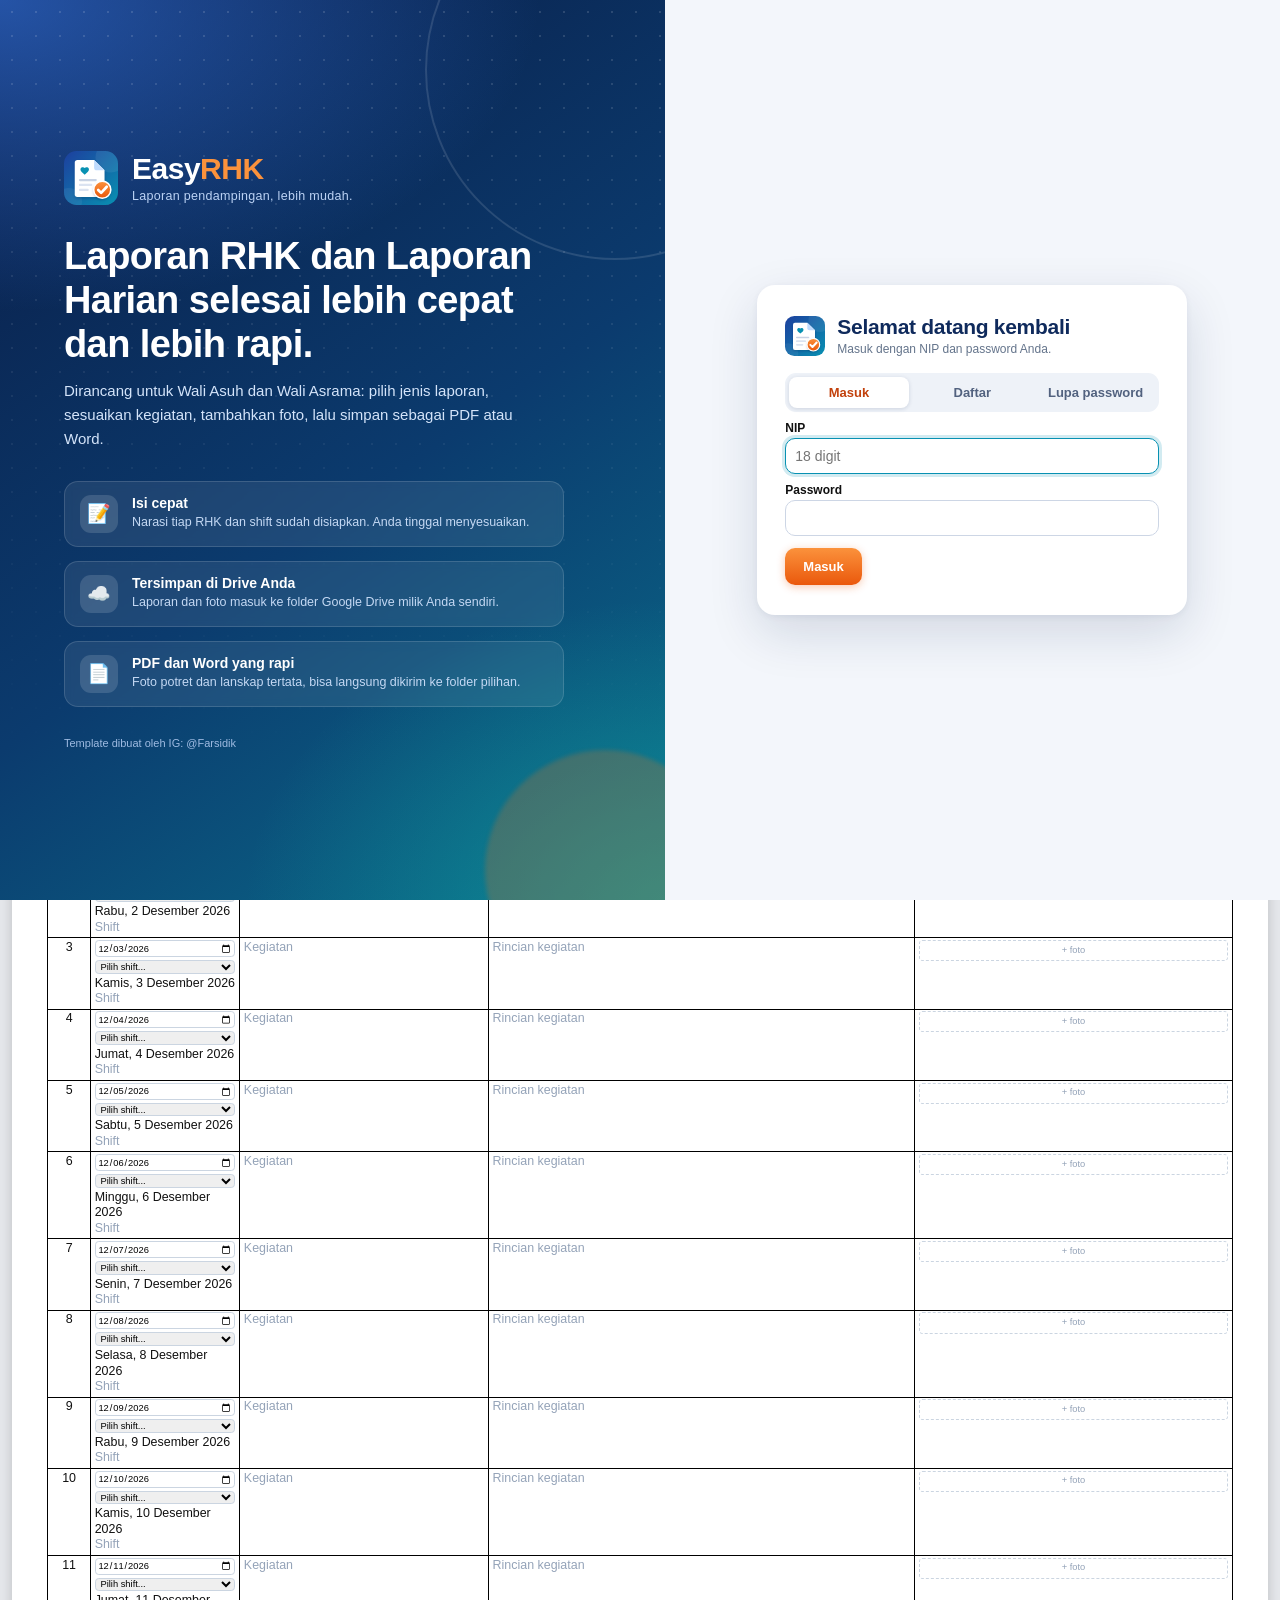
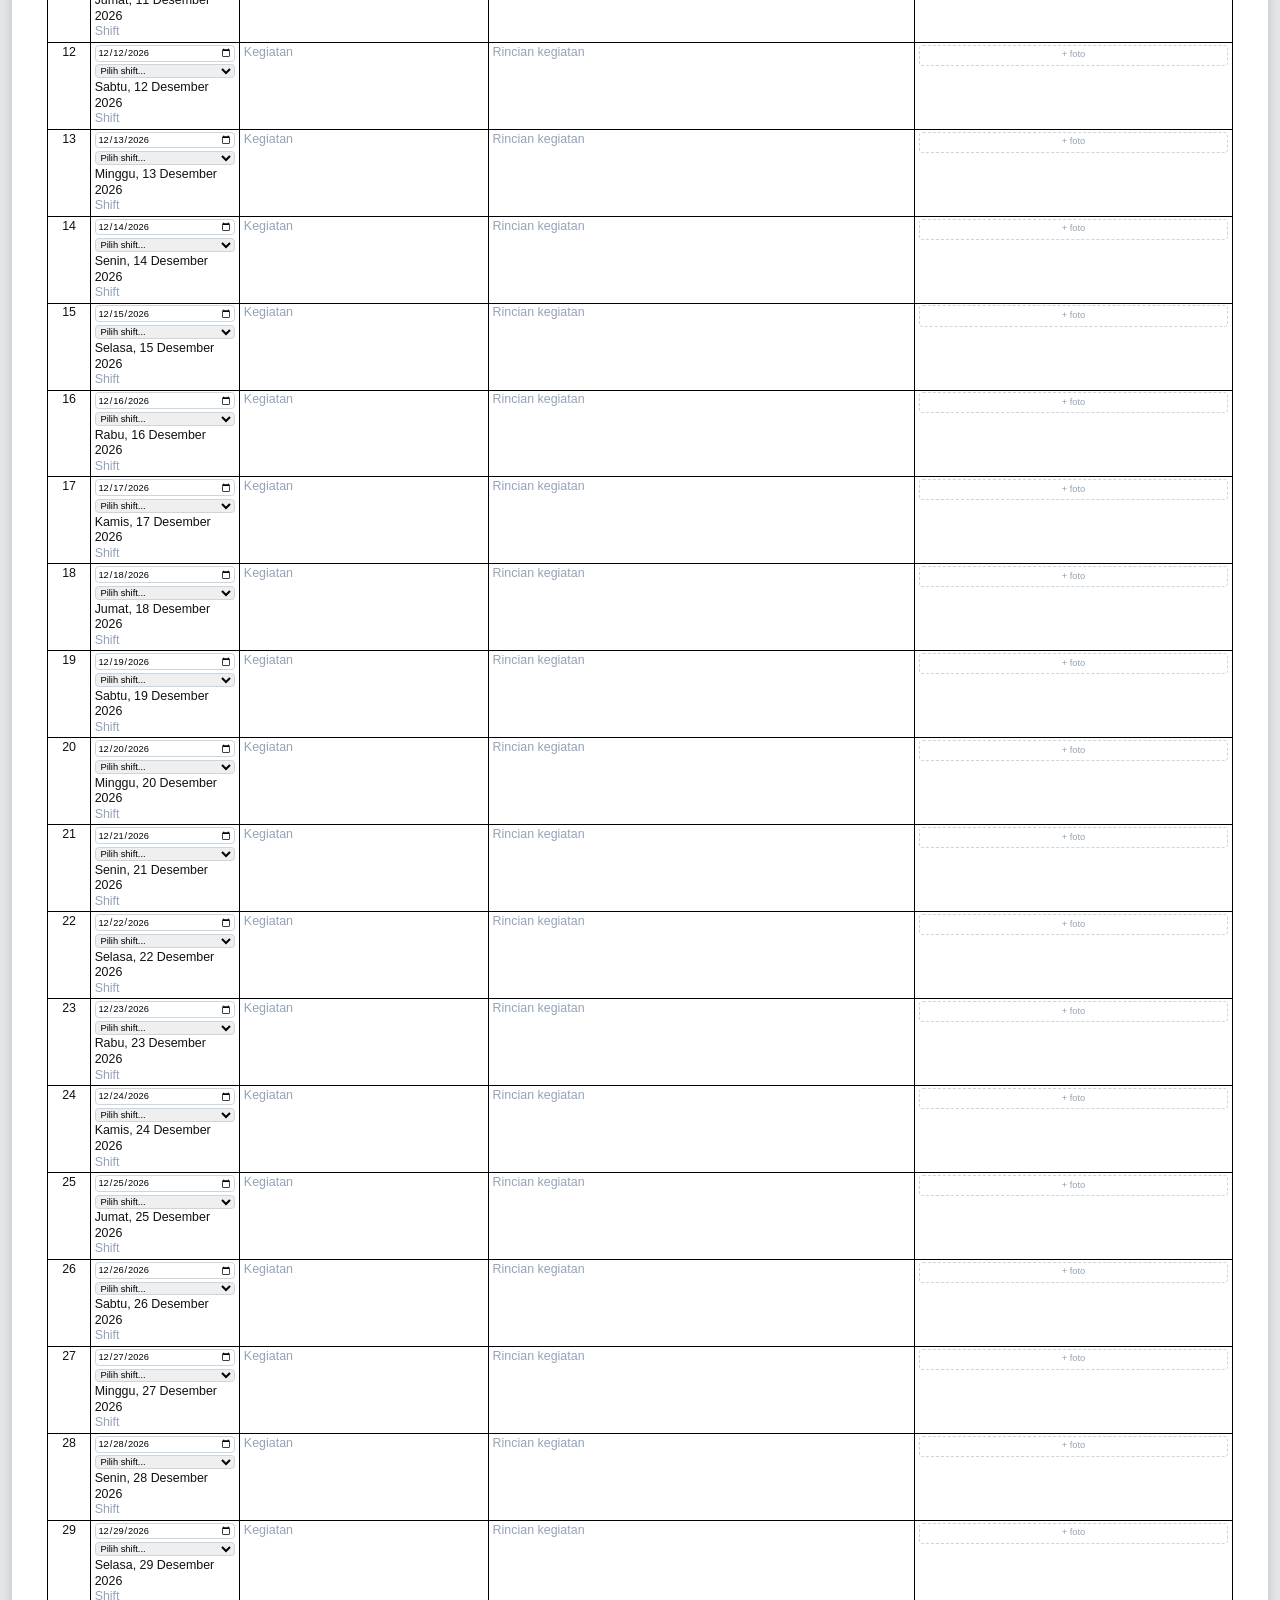
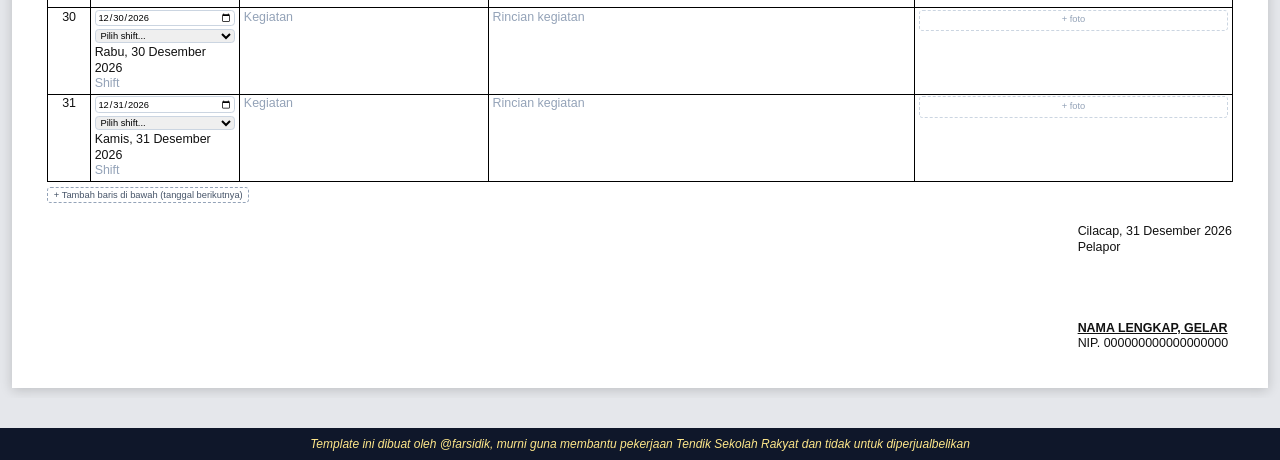
<file: harian.html>
<!DOCTYPE html>
<html lang="id">
<head>
<meta charset="utf-8">
<meta name="viewport" content="width=device-width, initial-scale=1">
<title>Template Laporan Kegiatan Harian Bulanan</title>
<style>
*{box-sizing:border-box}
body{margin:0;background:#e5e7eb;font-family:Arial,Helvetica,sans-serif;color:#111}
.wm{background:#0f172a;color:#fde68a;font-size:12px;font-style:italic;text-align:center;padding:7px 12px;user-select:none}
#top{position:sticky;top:0;z-index:30}
#bar{position:relative;z-index:30;background:#fff;border-bottom:1px solid #cbd5e1;padding:8px 12px;font-size:12px;box-shadow:0 2px 6px rgba(0,0,0,.08)}
#bar select.hl{border-color:#ea580c;background:#fff7ed;font-weight:700}
#bar.hide{display:none}
#tbtn{display:none;position:fixed;bottom:14px;right:10px;z-index:40;background:#ea580c;color:#fff;border:0;border-radius:6px;padding:7px 12px;font-size:12px;font-weight:600;cursor:pointer;box-shadow:0 2px 8px rgba(0,0,0,.25);font-family:Arial,sans-serif}
body.tbhide #tbtn{display:block}
@media print{#tbtn{display:none!important}}
#bar textarea{width:min(760px,96%);min-height:58px;padding:6px;border:1px solid #cbd5e1;border-radius:6px;font:12px Arial}
.g{display:flex;flex-wrap:wrap;gap:5px 6px;align-items:center;margin:3px 0}
.g>b{font-size:11px;color:#9a3412;margin-right:2px}
.b{background:#ea580c;color:#fff;border:0;border-radius:6px;padding:6px 10px;font-size:12px;font-weight:600;cursor:pointer}
.b.s{background:#475569}.b.l{background:#f1f5f9;color:#334155;border:1px solid #cbd5e1}
#bar input,#bar select{font-size:12px;padding:4px 6px;border:1px solid #cbd5e1;border-radius:6px;background:#fff}
#bar input[type=text]{width:130px}#bar input[type=range]{width:90px;padding:0}
#wrap{overflow-x:auto;padding:10px 0}
#doc{margin:0 auto;padding:10mm;background:#fff;box-shadow:0 2px 12px rgba(0,0,0,.18);line-height:1.25;transform-origin:top center}
[contenteditable]{outline:none;border-radius:2px}
[contenteditable]:hover{outline:1px dashed #94a3b8}
[contenteditable]:focus{outline:2px solid #f97316;background:#fff7ed}
[contenteditable]:empty:before{content:attr(data-ph);color:#94a3b8;font-weight:400;text-decoration:none}
.row{position:relative}
.ctl{display:none;position:absolute;right:2px;top:2px;background:#fff;border:1px solid #cbd5e1;border-radius:4px;padding:1px 2px;z-index:5;gap:2px}
.row:hover>.ctl{display:flex}
.ctl button{font-size:10px;border:0;background:#f1f5f9;cursor:pointer;padding:2px 5px;border-radius:3px}
.kl{text-align:center;font-family:Arial,sans-serif}.kl .ctl{right:0;top:-10px}
.kopline{border-top:3px solid #000;height:0;margin:4px 0 6px}
.ph{border:1px dashed #94a3b8;color:#94a3b8;display:flex;align-items:center;justify-content:center;font-size:10px;cursor:pointer;margin:auto;text-align:center}
.mini{font-size:9px;color:#64748b;text-align:center}.mini a{cursor:pointer;text-decoration:underline}
.jd{text-align:center;font-weight:bold;font-size:1.15em;line-height:1.35}
.idt{border-collapse:collapse;margin:8px 0 6px}.idt td{padding:1px 0;vertical-align:top}
.idt .il{width:90px}.idt .ic{width:16px;text-align:center}
.add{font-size:10px;border:1px dashed #94a3b8;background:#fff;color:#475569;border-radius:4px;padding:2px 6px;cursor:pointer;margin-bottom:4px}
.tb1{width:100%;border-collapse:collapse;table-layout:fixed}
.tb1 th,.tb1 td{border:1px solid #000;padding:2px 4px;vertical-align:top}
.tb1 th{background:#FFF2CC;text-align:center;font-weight:bold}
.tb1 tr{break-inside:avoid;page-break-inside:avoid}
.tb1 td{min-height:22px}
.c{text-align:center}.pl{white-space:pre-wrap}
.ft{width:100%;border-collapse:collapse;table-layout:fixed}.ft td{overflow:hidden}.ft td{border:0;padding:2px;text-align:center;vertical-align:top}
.gb{display:flex;align-items:center;justify-content:center;background:#f1f5f9;overflow:hidden;max-width:100%}.gb img{display:block;flex:none}
.addf{font-size:10px;color:#94a3b8;border:1px dashed #cbd5e1;border-radius:4px;text-align:center;padding:4px;cursor:pointer}
.tb{width:100%;border-collapse:collapse;margin-top:18px;break-inside:avoid;page-break-inside:avoid}
.tb>tbody>tr>td{width:50%;vertical-align:top;border:0}
.tw{position:relative;border-collapse:collapse;max-width:100%}.tw td{padding:0;border:0;white-space:nowrap}.tw td div{white-space:nowrap}
.sg{position:absolute;cursor:move;touch-action:none;outline:1px dashed #f97316;line-height:0}
.rz{position:absolute;right:-6px;bottom:-6px;width:11px;height:11px;background:#f97316;cursor:nwse-resize;border-radius:2px}
.row:focus-within>.ctl{display:flex}
.row.dc>.ctl{top:auto;bottom:2px}
.dti{width:100%;font-size:10px;padding:1px 2px;border:1px solid #cbd5e1;border-radius:4px;margin-bottom:2px;font-family:inherit}
.ctl .t{background:#fde68a}
#tp{display:none;position:fixed;z-index:60;width:380px;max-width:94vw;max-height:70vh;overflow:auto;background:#fff;border:1px solid #94a3b8;border-radius:8px;box-shadow:0 8px 24px rgba(0,0,0,.25);font-family:Arial,sans-serif;font-size:12px;color:#111}
#tp h4{margin:0;padding:8px 10px;background:#fff7ed;border-bottom:1px solid #fed7aa;font-size:12px;position:sticky;top:0}
.ti{display:flex;gap:4px;padding:6px 8px;border-bottom:1px solid #f1f5f9;align-items:flex-start}
.ti .tx{flex:1;text-align:left;background:#fff;border:1px solid #e2e8f0;border-radius:6px;padding:5px 7px;cursor:pointer;font-size:12px;white-space:pre-wrap;display:-webkit-box;-webkit-line-clamp:4;-webkit-box-orient:vertical;overflow:hidden;font-family:inherit}
.ti .tx:hover{background:#ffedd5;border-color:#fb923c}
.ti .rp{font-size:10px;border:1px solid #cbd5e1;background:#f1f5f9;border-radius:5px;padding:3px 5px;cursor:pointer}
#tp .ft2{display:flex;gap:6px;flex-wrap:wrap;padding:8px;position:sticky;bottom:0;background:#fff;border-top:1px solid #e2e8f0}
#tm{display:none;position:fixed;inset:0;z-index:70;background:rgba(15,23,42,.5);align-items:center;justify-content:center}
#tm .bx{background:#fff;width:min(980px,96vw);max-height:90vh;overflow:auto;border-radius:10px;padding:14px;font-family:Arial,sans-serif;font-size:12px;color:#111}
#tm .cols{display:grid;grid-template-columns:1fr 1fr;gap:12px}
@media(max-width:700px){#tm .cols{grid-template-columns:1fr}}
#tm textarea{width:100%;min-height:54px;font:12px Arial,sans-serif;border:1px solid #cbd5e1;border-radius:6px;padding:5px;resize:vertical}
.tmi{display:flex;gap:4px;margin-bottom:6px;align-items:flex-start}
.rtabs{display:flex;flex-wrap:wrap;gap:4px;padding:6px 8px 0}
.rtab{font-size:11px;border:1px solid #cbd5e1;background:#f8fafc;border-radius:6px;padding:3px 8px;cursor:pointer;font-family:inherit}
.rtab.on{background:#ea580c;color:#fff;border-color:#ea580c}
.rhd{padding:6px 10px;background:#f8fafc;border-bottom:1px solid #e2e8f0;font-size:11px;color:#334155}
.gbx{border:1px solid #e2e8f0;border-radius:8px;padding:8px;margin-bottom:10px;background:#f8fafc}
.gh{display:flex;gap:4px;margin-bottom:6px;align-items:center}
#tm input[type=text]{border:1px solid #cbd5e1;border-radius:6px;padding:4px 6px;font:12px Arial,sans-serif}
.gt{width:100%;font-size:11px;border-collapse:collapse}.gt td{border:1px solid #e2e8f0;padding:3px 6px}
.ti .tx{-webkit-line-clamp:5}
#toast{display:none;position:fixed;bottom:16px;left:50%;transform:translateX(-50%);background:#0f172a;color:#fff;padding:6px 12px;border-radius:6px;font-size:12px;z-index:80;font-family:Arial,sans-serif}
#warn{display:none;background:#fef2f2;color:#b91c1c;font-size:12px;padding:6px 12px}
@media print{
 body{background:#fff}.no-print,.wm,#bar,#warn{display:none!important}
 #wrap{padding:0;overflow:visible}
 #doc{margin:0!important;padding:0!important;width:auto!important;box-shadow:none;zoom:1!important}
 [contenteditable]:hover,[contenteditable]:focus{outline:none;background:none}
 [contenteditable]:empty:before{content:""}
 .sg{outline:none}.gb{background:none}
 thead{display:table-header-group}
 .tb1 img,.ft img{max-width:100%!important}
 .gb{max-height:var(--maxh,150mm)!important}
 .gb.asli img{max-height:var(--maxh,150mm)!important;object-fit:contain}
}
.tb1 td,.tb1 th,.idt td,.kl div{overflow-wrap:anywhere}#doc.hide-kopctl .kl>.ctl{display:none!important}#doc.hide-allctl .ctl{display:none!important}
#doc img{max-width:100%}
</style>
<style id="pgst">@page{size:356mm 216mm;margin:10mm 10mm 12mm}</style>
</head>
<body>
<div id="top">
<div class="wm">Template ini dibuat oleh @farsidik, murni guna membantu pekerjaan Tendik Sekolah Rakyat dan tidak untuk diperjualbelikan</div>

<div id="bar" class="no-print">
 <div class="g">
  <button class="b l" onclick="toggleBar()" title="Sembunyikan toolbar agar layar lebih luas">🔼 Sembunyikan toolbar</button>
  <button class="b" onclick="unduhPdf()" title="Buka jendela cetak dengan ukuran kertas sudah terpasang, lalu pilih Simpan sebagai PDF">📥 Unduh PDF</button>
  <button class="b" onclick="unduhWord()">📄 Unduh Word</button><button class="b s" onclick="validasiLaporan()">✓ Periksa laporan</button>
  <button class="b s" onclick="cadangkan()">💾 Cadangkan</button>
  <button class="b s" onclick="document.getElementById('fRestore').click()">📂 Pulihkan</button>
  <button class="b l" onclick="resetSemua()">↺ Reset</button>
  <select id="pageSel" onchange="setOpt('page',this.value)" title="Ukuran kertas PDF"><option value="a4">A4 (210 × 297 mm)</option><option value="f4">F4 / Folio (215 × 330 mm)</option><option value="legal">Legal (216 × 356 mm)</option><option value="letter">Letter (216 × 279 mm)</option></select>
  <select id="orientSel" onchange="setOpt('orient',this.value)" title="Arah kertas"><option value="landscape">Mendatar (landscape)</option><option value="portrait">Tegak (portrait)</option></select>
  <select id="fontSel" onchange="setOpt('font',this.value)"><option>Calibri</option><option>Arial</option><option>Times New Roman</option><option>Tahoma</option></select>
  <select id="fsSel" onchange="setOpt('fs',+this.value)"><option>9</option><option>9.5</option><option>10</option><option>10.5</option><option>11</option><option>11.5</option><option>12</option></select>
  <select id="zoomSel" onchange="fitZoom()" title="Zoom layar"><option value="auto">Zoom: pas layar</option><option value="0.5">50%</option><option value="0.75">75%</option><option value="1">100%</option></select>
  <select id="ctlSel" onchange="setOpt('ctlMode',this.value)" title="Tombol kecil yang muncul di atas teks saat ditunjuk/diklik"><option value="show">Tombol edit: tampil semua</option><option value="kop">Tombol edit: sembunyikan di kop</option><option value="all">Tombol edit: sembunyikan semua</option></select>
 </div>
 <div class="g"><b>⚡ Isi cepat</b>
  <input type="month" id="fBulan" title="Bulan laporan" onchange="isiCepat()">
  <input type="text" id="fNama" placeholder="Nama"><input type="text" id="fNip" placeholder="NIP"><input type="text" id="fJab" placeholder="Jabatan"><input type="text" id="fUnit" placeholder="Unit kerja">
  <input type="text" id="fKota" placeholder="Kota TTD" style="width:90px"><input type="date" id="fTglTtd" title="Tanggal tanda tangan (kosong = akhir bulan)">
  <input type="text" id="fKsNama" placeholder="Nama Kepala Sekolah"><input type="text" id="fKsNip" placeholder="NIP Kepala Sekolah">
  <button class="b" onclick="isiCepat()">Terapkan</button>
  <span id="cnt" style="color:#64748b"></span>
 </div>
 <div class="g"><b>✨ Bantuan AI</b>
  <input type="date" id="aiTgl" title="Tanggal kegiatan (kosong = tanggal ditulis di kotak kegiatan)">
  <input type="text" id="aiAktivitas" placeholder="Tuliskan kegiatan nyata (boleh beberapa hari: 3 Nov: ..., 4 Nov: ...)" style="width:min(520px,55vw)">
  <button class="b" onclick="buatPromptAI()">Buat prompt AI</button>
  <button class="b s" onclick="terapkanAI()">Terapkan hasil AI</button>
  <span style="color:#64748b">Salin prompt ke ChatGPT, lalu tempel hasil JSON di kotak bawah. Hasil mengisi kolom Kegiatan &amp; Rincian pada tanggal yang sesuai.</span>
 </div>
 <div class="g"><textarea id="aiHasil" placeholder="Tempel hasil dari ChatGPT di sini (format JSON yang diminta oleh prompt)..."></textarea></div>
 <div class="g"><b>✍️ Tanda tangan</b>
  <select id="tbSel" onchange="syncBar()"><option value="ttd">Blok pelapor (kanan)</option><option value="ks">Blok Kepala Sekolah (kiri)</option></select>
  <label><input type="checkbox" id="ksShow" onchange="setKs(this.checked)"> tampilkan blok Kepala Sekolah</label>
  <button class="b s" onclick="document.getElementById('fTtd').click()">Unggah TTD</button><button class="b l" onclick="hapusTtd()">Hapus TTD</button>
  <label>Ukuran <input type="range" id="ttdW" min="40" max="320" onchange="setBlk('w',+this.value)"></label>
  <label>Ruang <input type="range" id="ttdSp" min="30" max="160" onchange="setBlk('sp',+this.value)"></label>
  <select id="ttdAl" onchange="setOpt('ttdAl',this.value)" title="Perataan tanggal, jabatan, nama, dan NIP di dalam blok. Lebar blok menyesuaikan baris terpanjang secara otomatis."><option value="l">Nama &amp; NIP sejajar kiri</option><option value="c">Nama &amp; NIP rata tengah</option></select>
  <label><input type="checkbox" id="ttdMul" onchange="setBlk('mul',this.checked)"> latar putih transparan</label>
  <span style="color:#64748b">Seret TTD untuk menggeser, titik oranye untuk ukuran.</span>
 </div>
 <div class="g"><b>🖼️ Tabel &amp; foto</b>
  <select id="colsSel" onchange="setOpt('cols',+this.value)"><option value="1">1 foto per baris sel</option><option value="2">2 foto per baris sel</option><option value="3">3 foto per baris sel</option><option value="4">4 foto per baris sel</option></select>
  <select id="modeSel" onchange="setOpt('mode',this.value)"><option value="contain">Kotak seragam (utuh)</option><option value="cover">Kotak seragam (dipotong)</option><option value="asli">Ukuran asli (utuh)</option></select>
  <label>Tinggi foto <input type="range" id="hRange" min="60" max="320" onchange="setOpt('h',+this.value)"></label>
  <select id="wkSel" onchange="setOpt('wk',this.value)"><option value="show">Semua hari dalam sebulan</option><option value="hide">Sembunyikan Sabtu &amp; Minggu</option></select>
  <label>Logo <input type="range" id="logoSz" min="30" max="130" onchange="setOpt('logo',+this.value)"></label>
  <button class="b l" onclick="pilihLogo('L')">Logo kiri</button><button class="b l" onclick="pilihLogo('R')">Logo kanan</button>
  <button class="b l" onclick="addKop()">+ Baris kop</button>
  <button class="b l" onclick="hapusFotoSemua()">Kosongkan semua foto</button>
 </div>
 <div class="g"><b>📅 Baris &amp; tanggal</b>
  <button class="b" onclick="tambahBaris(parseInt(document.getElementById('nBaris').value)||1)">+ Tambah baris</button>
  <input type="number" id="nBaris" min="1" max="60" value="1" style="width:52px" title="Jumlah baris yang ditambah">
  <button class="b s" onclick="urutkan()">↕ Urutkan tanggal</button>
  <label><input type="checkbox" id="autoSort" onchange="setOpt('auto',this.checked)"> urut otomatis saat tanggal diganti</label>
  <button class="b l" onclick="isiBulan()">Lengkapi 1 bulan</button>
  <button class="b l" onclick="hapusKosong()">Hapus baris kosong</button>
  <button class="b" onclick="bukaTm()">📝 Kelola template</button>
  <span style="color:#64748b">Pilih tanggal lewat kotak tanggal di tiap baris. Tombol ➕ di baris = kegiatan lain di hari yang sama.</span>
 </div>
</div>
</div>
<button id="tbtn" class="no-print" onclick="toggleBar()" title="Tampilkan kembali toolbar">🔽 Tampilkan toolbar</button>
<div id="warn">Penyimpanan browser bermasalah, perubahan terakhir mungkin belum tersimpan. Klik “Cadangkan” untuk menyimpan ke file.</div>

<div id="wrap"><div id="doc"></div></div>

<div class="wm" style="margin-top:30px;padding:9px 12px">Template ini dibuat oleh @farsidik, murni guna membantu pekerjaan Tendik Sekolah Rakyat dan tidak untuk diperjualbelikan</div>

<input type="file" id="fLogo" accept="image/*" hidden>
<input type="file" id="fTtd" accept="image/*" hidden>
<input type="file" id="fFoto" accept="image/*" multiple hidden>
<input type="file" id="fRestore" accept=".json,application/json" hidden>
<div id="tp" class="no-print"></div>
<div id="tm" class="no-print" onclick="if(event.target===this)tutupTm()"><div class="bx"><div style="display:flex;justify-content:space-between;align-items:center;margin-bottom:8px;gap:8px;flex-wrap:wrap"><b style="font-size:14px">📝 Kelola Template</b><span><button class="b l" onclick="resetTpl()">Kembalikan bawaan</button> <button class="b" onclick="tutupTm()">Selesai</button></span></div><div class="cols"><div id="tmKeg"></div><div id="tmRinc"></div></div></div></div>
<div id="toast" class="no-print"></div>

<script>
let KEY = 'rhk_harian_v1';
const CE = 'contenteditable="true"';
const HARI = ['Minggu', 'Senin', 'Selasa', 'Rabu', 'Kamis', 'Jumat', 'Sabtu'];
const BLN = ['Januari', 'Februari', 'Maret', 'April', 'Mei', 'Juni', 'Juli', 'Agustus', 'September', 'Oktober', 'November', 'Desember'];
const PG = { legal: [356, 216], f4: [330, 215], a4: [297, 210], letter: [279, 216] };
function pageDim() { const d = PG[S.page] || PG.a4; return S.orient === 'portrait' ? [d[1], d[0]] : [d[0], d[1]]; }
const LOGO1 = '[data-uri]', LOGO2 = '[data-uri]';
const now = new Date();
const ym0 = now.getFullYear() + '-' + String(now.getMonth() + 1).padStart(2, '0');
const lastDay = ym => { const [y, m] = ym.split('-').map(Number); return new Date(y, m, 0).getDate(); };
const tglLabel = ds => { const [y, m, d] = ds.split('-').map(Number); return `${d} ${BLN[m - 1]} ${y}`; };
const hariLabel = ds => { const o = new Date(ds + 'T00:00:00'); return `${HARI[o.getDay()]}, ${o.getDate()} ${BLN[o.getMonth()]} ${o.getFullYear()}`; };
const judulBulan = ym => { const [y, m] = ym.split('-').map(Number); return `BULAN ${BLN[m - 1].toUpperCase()} ${y}`; };
const blk = (l1, l2, nama) => ({ l1, l2, nama, nip: '000000000000000000', img: '', x: 40, y: 34, w: 130, mul: true, sp: 70 });

const DEF = {
  page: 'legal', orient: 'landscape', font: 'Calibri', fs: 10, bulan: ym0, wk: 'show', cols: 2, mode: 'contain', h: 120, logo: 64, L: LOGO1, R: LOGO2,
  kop: [
    { t: 'KEMENTERIAN SOSIAL REPUBLIK INDONESIA', s: 13, b: 1 },
    { t: 'PUSAT PENDIDIKAN, PELATIHAN DAN PENGEMBANGAN PROFESI KESEJAHTERAAN SOSIAL', s: 9, b: 1 },
    { t: 'SEKOLAH RAKYAT TERINTEGRASI 1 KABUPATEN CILACAP', s: 11, b: 1 },
    { t: 'Jl. Cigobang, Desa Jenang, Kecamatan Majenang, Kabupaten Cilacap, Jawa Tengah, 53257', s: 8, b: 0 }
  ],
  judul1: 'LAPORAN KEGIATAN HARIAN DI SEKOLAH RAKYAT', judul2: judulBulan(ym0),
  id: [
    { k: 'nama', l: 'Nama', v: 'Nama Lengkap, Gelar' },
    { k: 'nip', l: 'NIP', v: '000000000000000000' },
    { k: 'jabatan', l: 'Jabatan', v: 'Jabatan Anda' },
    { k: 'unit', l: 'Unit Kerja', v: 'Sekolah Rakyat Terintegrasi 1 Kabupaten Cilacap' }
  ],
  rows: null, auto: true, ctlMode: 'kop', ttdAl: 'l',
  tpl: {
 "keg": [
  "RHK 1. Bimbingan dan pengajaran peserta didik",
  "RHK 2. Pembinaan kemandirian peserta didik",
  "RHK 3. Pendampingan, bimbingan, motivasi, dan pembinaan peserta didik",
  "RHK 4. Bimbingan spiritual dan emosional, disiplin, kesehatan, dan kegiatan belajar",
  "RHK 5. Pendampingan peserta didik berkebutuhan khusus"
 ],
 "rhk": [
  {
   "kode": "RHK 1",
   "judul": "Bimbingan dan pengajaran peserta didik",
   "fokus": "Bimbingan belajar",
   "tip": "Digunakan apabila foto menunjukkan kegiatan belajar, membantu anak memahami materi, mengerjakan tugas, atau memberikan arahan terkait pembelajaran.",
   "items": [
    {
     "judul": "Pendampingan belajar",
     "teks": "Memberikan pendampingan kepada peserta didik dalam melaksanakan kegiatan belajar serta membantu mengatasi kesulitan yang dihadapi selama proses pembelajaran."
    },
    {
     "judul": "Membantu pengerjaan tugas",
     "teks": "Mendampingi peserta didik dalam menyelesaikan tugas sekolah serta memberikan arahan agar peserta didik dapat memahami dan mengerjakan tugas secara mandiri."
    },
    {
     "judul": "Motivasi belajar",
     "teks": "Memberikan motivasi dan dorongan kepada peserta didik untuk meningkatkan semangat belajar serta membangun kebiasaan belajar yang teratur."
    },
    {
     "judul": "Pemantauan kegiatan belajar",
     "teks": "Melakukan pemantauan terhadap pelaksanaan kegiatan belajar peserta didik serta memberikan arahan apabila terdapat kendala dalam proses pembelajaran."
    }
   ]
  },
  {
   "kode": "RHK 2",
   "judul": "Pembinaan kemandirian peserta didik",
   "fokus": "Aktivitas sehari-hari dan kemandirian",
   "tip": "Ini salah satu RHK yang paling sering kamu gunakan. Cocok untuk foto bersih-bersih, merapikan tempat tidur, makan, mandi, dan menjaga kebersihan diri.",
   "items": [
    {
     "judul": "Pendampingan makan",
     "teks": "Mendampingi peserta didik dalam melaksanakan kegiatan makan serta membiasakan perilaku tertib, mandiri, dan menjaga kebersihan selama makan."
    },
    {
     "judul": "Edukasi kebersihan diri",
     "teks": "Memberikan edukasi dan arahan kepada peserta didik mengenai pentingnya menjaga kebersihan diri serta membiasakan pola hidup bersih dan sehat."
    },
    {
     "judul": "Kegiatan bersih-bersih",
     "teks": "Mendampingi peserta didik dalam melaksanakan kegiatan membersihkan lingkungan asrama guna menumbuhkan kepedulian, tanggung jawab, dan kemandirian dalam menjaga kebersihan."
    },
    {
     "judul": "Merapikan tempat tidur",
     "teks": "Memberikan arahan dan pendampingan kepada peserta didik dalam merapikan tempat tidur serta menjaga kerapian lingkungan tempat tinggal."
    },
    {
     "judul": "Pembiasaan kebersihan lingkungan",
     "teks": "Membimbing peserta didik untuk menjaga kebersihan dan kerapian lingkungan asrama melalui pembiasaan membuang sampah pada tempatnya dan merawat fasilitas bersama."
    },
    {
     "judul": "Pendampingan aktivitas harian",
     "teks": "Mendampingi peserta didik dalam melaksanakan aktivitas sehari-hari serta mendorong terbentuknya kebiasaan hidup tertib, mandiri, dan bertanggung jawab."
    },
    {
     "judul": "Pembiasaan menjaga barang pribadi",
     "teks": "Memberikan arahan kepada peserta didik untuk menjaga, menyimpan, dan merapikan barang pribadi agar terbentuk sikap mandiri dan bertanggung jawab."
    }
   ]
  },
  {
   "kode": "RHK 3",
   "judul": "Pendampingan, bimbingan, motivasi, dan pembinaan peserta didik",
   "fokus": "Ibadah dan aktivitas keseharian",
   "tip": "RHK ini sangat cocok untuk dokumentasi kegiatan ibadah, makan bersama, pendampingan rutinitas, dan pemberian motivasi.",
   "items": [
    {
     "judul": "Pendampingan ibadah",
     "teks": "Mendampingi dan mengarahkan peserta didik dalam melaksanakan kegiatan ibadah sesuai agama dan kepercayaan masing-masing sebagai bentuk pembiasaan kehidupan spiritual."
    },
    {
     "judul": "Pembiasaan ibadah berjamaah",
     "teks": "Mendampingi peserta didik dalam mengikuti kegiatan ibadah berjamaah serta memberikan arahan untuk meningkatkan kedisiplinan dan kesadaran dalam menjalankan ibadah."
    },
    {
     "judul": "Pendampingan aktivitas harian",
     "teks": "Memberikan pendampingan kepada peserta didik dalam menjalankan rutinitas harian di lingkungan asrama agar terlaksana secara tertib dan teratur."
    },
    {
     "judul": "Pemberian motivasi",
     "teks": "Memberikan motivasi dan penguatan positif kepada peserta didik agar memiliki semangat, rasa percaya diri, serta tanggung jawab dalam menjalankan aktivitas sehari-hari."
    },
    {
     "judul": "Pembinaan perilaku",
     "teks": "Memberikan arahan dan pembinaan kepada peserta didik terkait perilaku sehari-hari guna membangun sikap saling menghargai, disiplin, dan bertanggung jawab."
    },
    {
     "judul": "Pendampingan kegiatan makan bersama",
     "teks": "Mendampingi peserta didik selama kegiatan makan bersama serta memberikan arahan terkait tata tertib dan pembiasaan perilaku positif."
    }
   ]
  },
  {
   "kode": "RHK 4",
   "judul": "Bimbingan spiritual dan emosional, disiplin, kesehatan, dan kegiatan belajar",
   "fokus": "Kesehatan dan pengawasan keseharian",
   "tip": "Ini juga termasuk RHK yang paling sering kamu gunakan, terutama untuk foto anak sakit, pemeriksaan kesehatan, pemberian arahan, dan pengawasan kedisiplinan.",
   "items": [
    {
     "judul": "Pendampingan peserta didik sakit",
     "teks": "Memberikan pendampingan kepada peserta didik yang mengalami gangguan kesehatan serta melakukan pemantauan kondisi dan membantu memenuhi kebutuhan selama masa pemulihan."
    },
    {
     "judul": "Pemantauan kondisi kesehatan",
     "teks": "Melakukan pemantauan terhadap kondisi kesehatan peserta didik serta berkoordinasi dengan petugas terkait apabila ditemukan keluhan atau kondisi yang memerlukan penanganan lebih lanjut."
    },
    {
     "judul": "Pendampingan pemeriksaan kesehatan",
     "teks": "Mendampingi peserta didik dalam menjalani pemeriksaan kesehatan serta membantu memastikan kebutuhan dan tindak lanjut pelayanan kesehatan terpenuhi."
    },
    {
     "judul": "Pemberian obat sesuai arahan petugas",
     "teks": "Membantu mengawasi peserta didik dalam menjalankan anjuran konsumsi obat sesuai arahan petugas kesehatan."
    },
    {
     "judul": "Edukasi perilaku hidup bersih dan sehat",
     "teks": "Memberikan edukasi kepada peserta didik mengenai pentingnya menjaga kesehatan, kebersihan diri, dan lingkungan guna mencegah timbulnya penyakit."
    },
    {
     "judul": "Pembinaan kedisiplinan",
     "teks": "Memberikan arahan dan penguatan kepada peserta didik terkait kepatuhan terhadap tata tertib serta pembiasaan perilaku disiplin di lingkungan asrama."
    },
    {
     "judul": "Pendampingan emosional",
     "teks": "Memberikan perhatian, dukungan, dan motivasi kepada peserta didik yang mengalami permasalahan emosional agar merasa nyaman dan mampu menjalankan aktivitas sehari-hari."
    },
    {
     "judul": "Pemantauan kegiatan belajar",
     "teks": "Memantau kedisiplinan dan keterlibatan peserta didik dalam kegiatan belajar serta memberikan arahan untuk mendukung kelancaran proses pembelajaran."
    }
   ]
  },
  {
   "kode": "RHK 5",
   "judul": "Pendampingan peserta didik berkebutuhan khusus",
   "fokus": "Pendampingan individual",
   "tip": "Digunakan apabila dokumentasi memang menunjukkan pendampingan terhadap peserta didik berkebutuhan khusus.",
   "items": [
    {
     "judul": "Pendampingan aktivitas harian",
     "teks": "Memberikan pendampingan kepada peserta didik berkebutuhan khusus dalam melaksanakan aktivitas sehari-hari sesuai dengan kebutuhan dan kemampuan masing-masing."
    },
    {
     "judul": "Pendampingan makan",
     "teks": "Membantu dan mendampingi peserta didik berkebutuhan khusus selama kegiatan makan sesuai dengan tingkat kebutuhan pendampingannya."
    },
    {
     "judul": "Pendampingan kebersihan diri",
     "teks": "Memberikan arahan dan bantuan kepada peserta didik berkebutuhan khusus dalam menjaga kebersihan diri sesuai dengan kemampuan dan kebutuhannya."
    },
    {
     "judul": "Pendampingan ibadah",
     "teks": "Mendampingi peserta didik berkebutuhan khusus dalam mengikuti kegiatan ibadah dengan memberikan arahan dan bantuan sesuai kebutuhan."
    },
    {
     "judul": "Pemantauan kondisi kesehatan",
     "teks": "Melakukan pemantauan kondisi kesehatan peserta didik berkebutuhan khusus serta memberikan pendampingan sesuai kebutuhan dan berkoordinasi dengan petugas terkait."
    },
    {
     "judul": "Pendampingan interaksi sosial",
     "teks": "Memberikan pendampingan kepada peserta didik berkebutuhan khusus dalam berinteraksi dengan teman sebaya serta membangun hubungan sosial yang positif di lingkungan asrama."
    }
   ]
  }
 ]
},
  ttd: blk('Cilacap, ' + tglLabel(ym0 + '-' + lastDay(ym0)), 'Pelapor', 'NAMA LENGKAP, GELAR'),
  ks: Object.assign(blk('Mengetahui,', 'Kepala Sekolah', 'NAMA KEPALA SEKOLAH'), { show: false })
};

// ---------- baris (array) ----------
const p2 = n => String(n).padStart(2, '0');
let uidN = 0;
const uid = () => 'r' + Date.now().toString(36) + (uidN++).toString(36) + Math.random().toString(36).slice(2, 5);
function mkRow(date, o) { o = o || {}; return { id: uid(), date: date || '', tgl: null, keg: o.keg || '', rinc: o.rinc || '', foto: o.foto || [] }; }
function genRows(ym) { const a = []; for (let i = 1; i <= lastDay(ym); i++) a.push(mkRow(`${ym}-${p2(i)}`)); return a; }
const SHIFTS = [['pagi', 'Shift Pagi (07:00 - 15:00)'], ['siang', 'Shift Siang (15:00 - 23:00)'], ['malam', 'Shift Malam (23:00 - 07:00)'], ['lepas', 'Lepas Piket'], ['libur', 'Libur']];
const shiftLabel = k => (SHIFTS.find(x => x[0] === k) || [0, ''])[1];
function rowShift(i, v) { const r = S.rows[i]; r.shift = v; r.shiftTxt = null; save(); render(); }
const PANDUAN = [
 [
  "Anak sedang makan",
  "RHK 2 atau 3"
 ],
 [
  "Anak sakit di kamar",
  "RHK 4"
 ],
 [
  "Mengantar anak berobat",
  "RHK 4"
 ],
 [
  "Anak sedang beribadah",
  "RHK 3"
 ],
 [
  "Anak sedang bersih-bersih",
  "RHK 2"
 ],
 [
  "Edukasi menjaga kebersihan",
  "RHK 2 atau 4"
 ],
 [
  "Anak merapikan tempat tidur",
  "RHK 2"
 ],
 [
  "Anak sedang belajar",
  "RHK 1 atau 4"
 ],
 [
  "Memberikan motivasi anak",
  "RHK 3"
 ],
 [
  "Memberikan arahan kedisiplinan",
  "RHK 3 atau 4"
 ],
 [
  "Mendampingi anak berkebutuhan khusus",
  "RHK 5"
 ]
];
const CATATAN_PANDUAN = "RHK 5 digunakan apabila memang ada peserta didik berkebutuhan khusus yang didampingi. Jangan mengklasifikasikan kegiatan yang sama ke beberapa RHK hanya untuk memenuhi target laporan.";
function migrasiTpl() {
  const D = JSON.parse(JSON.stringify(DEF.tpl)), T = S.tpl;
  if (!T || typeof T !== 'object') { S.tpl = D; return; }
  if (!Array.isArray(T.keg)) T.keg = D.keg;
  if (!Array.isArray(T.rhk)) {
    const lama = Array.isArray(T.rinc) ? T.rinc : [];
    const sudah = new Set(); D.rhk.forEach(g => g.items.forEach(t => sudah.add(t.teks.trim())));
    const extra = lama.map(x => String(x).trim()).filter(x => x && !sudah.has(x));
    T.rhk = D.rhk;
    if (extra.length) T.rhk.push({ kode: 'Lainnya', judul: 'Template tambahan', fokus: '', tip: '', items: extra.map(x => ({ judul: x.slice(0, 40) + (x.length > 40 ? '…' : ''), teks: x })) });
    T.keg = D.keg.concat(T.keg.filter(k => String(k).trim() && !D.keg.includes(k)));
  }
  delete T.rinc;
  T.rhk.forEach(g => { if (!Array.isArray(g.items)) g.items = []; });
}
function ensureRows() {
  if (!Array.isArray(S.rows)) {
    const old = S.data || {}; S.rows = [];
    for (let i = 1; i <= lastDay(S.bulan); i++) {
      const d = `${S.bulan}-${p2(i)}`, o = old[d] || {};
      S.rows.push(mkRow(d, { keg: o.keg, rinc: o.rinc, foto: o.foto }));
    }
  }
  S.rows.forEach(r => { if (!r.id) r.id = uid(); if (!Array.isArray(r.foto)) r.foto = []; if (r.date == null) r.date = ''; if (r.shift == null) r.shift = ''; });
  if (!S.fillOnce) {
    const ada = new Set(S.rows.map(r => r.date));
    genRows(S.bulan).forEach(r => { if (!ada.has(r.date)) S.rows.push(r); });
    sortRows(); S.fillOnce = true;
  }
  migrasiTpl();
  delete S.data;
}

// ---------- penyimpanan (IndexedDB, muat banyak foto) ----------
function idb() { return new Promise((res, rej) => { const r = indexedDB.open('rhk_harian', 1); r.onupgradeneeded = () => r.result.createObjectStore('kv'); r.onsuccess = () => res(r.result); r.onerror = () => rej(r.error); }); }
async function idbGet(k) { const d = await idb(); return new Promise((res, rej) => { const q = d.transaction('kv').objectStore('kv').get(k); q.onsuccess = () => res(q.result); q.onerror = () => rej(q.error); }); }
async function idbSet(k, v) { const d = await idb(); return new Promise((res, rej) => { const t = d.transaction('kv', 'readwrite'); t.objectStore('kv').put(v, k); t.oncomplete = () => res(); t.onerror = () => rej(t.error); }); }
let S, tmr;
function merge(sv) {
  const d = JSON.parse(JSON.stringify(DEF));
  S = Object.assign(d, sv || {});
  ['ttd', 'ks'].forEach(k => S[k] = Object.assign({}, DEF[k], (sv || {})[k] || {}));
  ensureRows();
  if (!['show', 'kop', 'all'].includes(S.ctlMode)) S.ctlMode = 'kop';
  if (!['l', 'c'].includes(S.ttdAl)) S.ttdAl = 'l';
}
async function load() { let sv = null; try { sv = await idbGet(KEY); } catch (e) {} merge(sv); }
async function save() {
  try { await idbSet(KEY, JSON.parse(JSON.stringify(S))); document.getElementById('warn').style.display = 'none'; }
  catch (e) { document.getElementById('warn').style.display = 'block'; }
}
function sv() { clearTimeout(tmr); tmr = setTimeout(save, 400); }
const esc = s => String(s == null ? '' : s).replace(/&/g, '&amp;').replace(/</g, '&lt;').replace(/>/g, '&gt;').replace(/"/g, '&quot;');
function setPath(p, v) {
  const a = p.split('.'); let o = S;
  for (let i = 0; i < a.length - 1; i++) o = o[a[i]] = o[a[i]] || {};
  o[a[a.length - 1]] = v;
}
const Bt = (l, c) => `<button onclick="${c}">${l}</button>`;
let tb = 'ttd';

// ---------- render ----------
function kopHTML() {
  const z = S.logo;
  const logo = side => `<td style="width:${z + 14}px;text-align:center;vertical-align:middle">${S[side]
    ? `<img src="${S[side]}" style="width:${z}px;height:auto"><div class="no-print mini"><a onclick="pilihLogo('${side}')">ganti</a> · <a onclick="hapusLogo('${side}')">hapus</a></div>`
    : `<div class="ph no-print" onclick="pilihLogo('${side}')" style="width:${z}px;height:${z}px">+ logo</div>`}</td>`;
  const lines = S.kop.map((l, i) => `<div class="kl row" style="font-size:${l.s}pt;font-weight:${l.b ? 700 : 400}"><span ${CE} data-p="kop.${i}.t" data-ph="Baris kop">${esc(l.t)}</span><span class="ctl no-print">${Bt('A−', `kopLine(${i},'-')`)}${Bt('A+', `kopLine(${i},'+')`)}${Bt('B', `kopLine(${i},'b')`)}${Bt('▲', `kopLine(${i},'up')`)}${Bt('▼', `kopLine(${i},'dn')`)}${Bt('🗑', `kopLine(${i},'x')`)}</span></div>`).join('');
  return `<table style="width:100%;border-collapse:collapse"><tr>${logo('L')}<td style="vertical-align:middle;padding:0 6px">${lines}</td>${logo('R')}</tr></table><div class="kopline"></div>`;
}
function idHTML() {
  const rows = S.id.map((r, i) => `<tr><td class="il"><span ${CE} data-p="id.${i}.l" data-ph="Label">${esc(r.l)}</span></td><td class="ic">:</td><td class="iv row"><span class="pl" ${CE} data-p="id.${i}.v" data-ph="Isi">${esc(r.v)}</span><span class="ctl no-print">${Bt('▲', `idOp(${i},'up')`)}${Bt('▼', `idOp(${i},'dn')`)}${Bt('🗑', `idOp(${i},'x')`)}</span></td></tr>`).join('');
  return `<table class="idt">${rows}</table><div class="no-print"><button class="add" onclick="idOp(-1,'add')">+ Baris data diri</button></div>`;
}
function fotoCell(r) {
  const f = r.foto || [], n = S.cols;
  const sty = S.mode === 'asli' ? 'width:100%;height:auto' : S.mode === 'cover' ? `width:100%;height:${S.h}px;object-fit:cover` : 'max-width:100%;max-height:100%;width:auto;height:auto;object-fit:contain';
  let rows = '';
  for (let i = 0; i < f.length; i += n) {
    let tds = '';
    for (let j = 0; j < n; j++) {
      const k = i + j;
      tds += f[k] ? `<td class="row"><div class="gb${S.mode === 'asli' ? ' asli' : ''}" style="${S.mode === 'asli' ? '' : `height:${S.h}px`}"><img src="${f[k].s}" style="${sty}"></div><span class="ctl no-print">${Bt('◀', `fotoOp('${r.id}',${k},'l')`)}${Bt('▶', `fotoOp('${r.id}',${k},'r')`)}${Bt('✕', `fotoOp('${r.id}',${k},'x')`)}</span></td>` : '<td></td>';
    }
    rows += `<tr>${tds}</tr>`;
  }
  const col = Array(n).fill(`<col style="width:${100 / n}%">`).join('');
  return (f.length ? `<table class="ft"><colgroup>${col}</colgroup>${rows}</table>` : '') + `<div class="no-print addf" onclick="pilihFoto('${r.id}')">+ foto</div>`;
}
function tabelHTML() {
  const vis = [];
  S.rows.forEach((r, i) => {
    const dw = r.date ? new Date(r.date + 'T00:00:00').getDay() : -1;
    if (S.wk === 'hide' && (dw === 0 || dw === 6)) return;
    vis.push([r, i]);
  });
  const tp = (i, f) => `<span class="ctl no-print"><button class="tplbtn t" onclick="openTpl(${i},'${f}',event)">📋 Template</button></span>`;
  const rows = vis.map(([r, i], n) => {
    const tgl = r.tgl != null ? r.tgl : (r.date ? hariLabel(r.date) : '');
    return `<tr><td class="c">${n + 1}</td><td class="row dc"><input type="date" class="dti no-print" value="${esc(r.date)}" onchange="rowDate(${i},this.value)"><select class="dti no-print" onchange="rowShift(${i},this.value)"><option value="">Pilih shift...</option>${SHIFTS.map(x => `<option value="${x[0]}"${r.shift === x[0] ? ' selected' : ''}>${esc(x[1])}</option>`).join('')}</select><span class="pl" ${CE} data-p="rows.${i}.tgl" data-ph="Hari, tanggal">${esc(tgl)}</span><div class="pl" ${CE} data-p="rows.${i}.shiftTxt" data-ph="Shift">${esc(r.shiftTxt != null ? r.shiftTxt : shiftLabel(r.shift))}</div><span class="ctl no-print">${Bt('▲', `rowOp(${i},'up')`)}${Bt('▼', `rowOp(${i},'dn')`)}${Bt('➕', `rowOp(${i},'add')`)}${Bt('🗑', `rowOp(${i},'x')`)}</span></td><td class="row"><div class="pl" ${CE} data-ml data-p="rows.${i}.keg" data-ph="Kegiatan">${esc(r.keg)}</div>${tp(i, 'keg')}</td><td class="row"><div class="pl" ${CE} data-ml data-p="rows.${i}.rinc" data-ph="Rincian kegiatan">${esc(r.rinc)}</div>${tp(i, 'rinc')}</td><td class="row c">${fotoCell(r)}<span class="ctl no-print">${Bt('+ foto', `pilihFoto('${r.id}')`)}</span></td></tr>`;
  }).join('');
  document.getElementById('cnt').textContent = `${vis.length} baris`;
  return `<table class="tb1"><colgroup>${S.orient === 'portrait' ? '<col style="width:6%"><col style="width:17%"><col style="width:20%"><col style="width:32%"><col style="width:25%">' : '<col style="width:3.6%"><col style="width:12.6%"><col style="width:21%"><col style="width:36%"><col style="width:26.8%">'}</colgroup><thead><tr><th>No</th><th>Hari, Tanggal</th><th>Kegiatan</th><th>Rincian Kegiatan</th><th>Dokumentasi</th></tr></thead><tbody>${rows}</tbody></table><div class="no-print" style="margin:6px 0"><button class="add" onclick="tambahBaris(1)">+ Tambah baris di bawah (tanggal berikutnya)</button></div>`;
}
function blokHTML(key, right) {
  const t = S[key];
  const sg = t.img ? `<div class="sg" data-b="${key}" style="left:${t.x}px;top:${t.y}px;width:${t.w}px"><img src="${t.img}" draggable="false" style="width:100%;height:auto;display:block;${t.mul ? 'mix-blend-mode:multiply' : ''}"><span class="rz no-print"></span></div>` : '';
  const al = S.ttdAl === 'c' ? 'center' : 'left';
  return `<table class="tw" ${right ? 'align="right"' : ''}><tr><td style="text-align:${al}"><div ${CE} data-p="${key}.l1" data-ph="Baris 1">${esc(t.l1)}</div><div ${CE} data-p="${key}.l2" data-ph="Jabatan">${esc(t.l2)}</div><div class="ttd-space" style="height:${t.sp}px"></div><div style="font-weight:700;text-decoration:underline;text-transform:uppercase" ${CE} data-p="${key}.nama" data-ph="Nama">${esc(t.nama)}</div><div>NIP. <span ${CE} data-p="${key}.nip" data-ph="NIP">${esc(t.nip)}</span></div>${sg}</td></tr></table>`;
}
function render() {
  const d = document.getElementById('doc');
  d.style.fontFamily = `'${S.font}',Calibri,Arial,sans-serif`;
  d.style.fontSize = S.fs + 'pt';
  const [w, hh] = pageDim();
  d.style.width = w + 'mm';
  d.style.setProperty('--maxh', (hh - 22 - 14) + 'mm');
  d.classList.toggle('hide-kopctl', S.ctlMode === 'kop' || S.ctlMode === 'all');
  d.classList.toggle('hide-allctl', S.ctlMode === 'all');
  document.getElementById('pgst').textContent = `@page{size:${w}mm ${hh}mm;margin:10mm 10mm 12mm}`;
  d.innerHTML = kopHTML() + `<div class="jd"><div ${CE} data-p="judul1" data-ph="Judul">${esc(S.judul1)}</div><div ${CE} data-p="judul2" data-ph="Bulan">${esc(S.judul2)}</div></div>` + idHTML() + tabelHTML() +
    `<table class="tb"><tr><td>${S.ks.show ? blokHTML('ks', false) : ''}</td><td>${blokHTML('ttd', true)}</td></tr></table>`;
  syncBar(); fitZoom();
}
function syncBar() {
  const g = id => document.getElementById(id);
  tb = g('tbSel').value;
  g('pageSel').value = S.page; g('orientSel').value = S.orient || 'landscape'; g('fontSel').value = S.font; g('fsSel').value = String(S.fs);
  g('ttdW').value = S[tb].w; g('ttdSp').value = S[tb].sp; g('ttdMul').checked = !!S[tb].mul; g('ksShow').checked = !!S.ks.show;
  g('ctlSel').value = S.ctlMode; g('ttdAl').value = S.ttdAl; g('autoSort').checked = S.auto !== false; g('logoSz').value = S.logo; g('colsSel').value = String(S.cols); g('modeSel').value = S.mode; g('hRange').value = S.h; g('wkSel').value = S.wk;
}
function fitZoom() {
  const d = document.getElementById('doc'), z = document.getElementById('zoomSel').value;
  const px = pageDim()[0] * 3.7795;
  d.style.zoom = z === 'auto' ? Math.min(1, (window.innerWidth - 24) / px) : z;
}
window.addEventListener('resize', fitZoom);

// ---------- operasi ----------
function mv(a, i, d) { const j = i + d; if (j < 0 || j >= a.length) return; [a[i], a[j]] = [a[j], a[i]]; }
function setOpt(k, v) { S[k] = v; save(); render(); }
function setBlk(k, v) { S[tb][k] = v; save(); render(); }
function setKs(v) { S.ks.show = v; save(); render(); }
function kopLine(i, a) {
  const l = S.kop[i];
  if (a === '-') l.s = Math.max(6, l.s - 1); else if (a === '+') l.s = Math.min(24, l.s + 1);
  else if (a === 'b') l.b = l.b ? 0 : 1; else if (a === 'up') mv(S.kop, i, -1); else if (a === 'dn') mv(S.kop, i, 1);
  else if (a === 'x') S.kop.splice(i, 1);
  save(); render();
}
function addKop() { S.kop.push({ t: 'Baris kop baru', s: 9, b: 0 }); save(); render(); }
function idOp(i, op) {
  if (op === 'add') S.id.push({ k: '', l: 'Label', v: '' }); else if (op === 'x') S.id.splice(i, 1); else mv(S.id, i, op === 'up' ? -1 : 1);
  save(); render();
}
function addDays(ds, n) { const o = new Date(ds + 'T00:00:00'); o.setDate(o.getDate() + n); return o.getFullYear() + '-' + p2(o.getMonth() + 1) + '-' + p2(o.getDate()); }
function sortRows() { const k = r => r.date || '9999-99-99'; S.rows.sort((a, b) => k(a) < k(b) ? -1 : k(a) > k(b) ? 1 : 0); }
function urutkan() { sortRows(); save(); render(); toast('✓ Baris diurutkan menurut tanggal'); }
function rowDate(i, v) { const r = S.rows[i]; r.date = v; r.tgl = null; if (S.auto !== false) sortRows(); save(); render(); }
function rowOp(i, op) {
  const a = S.rows;
  if (op === 'up') mv(a, i, -1);
  else if (op === 'dn') mv(a, i, 1);
  else if (op === 'add') a.splice(i + 1, 0, Object.assign(mkRow(a[i].date), { shift: a[i].shift || '' }));
  else if (op === 'x') {
    const r = a[i];
    if ((((r.keg || '') + (r.rinc || '')).trim() || (r.foto && r.foto.length)) && !confirm('Hapus baris ini beserta isinya?')) return;
    a.splice(i, 1);
  }
  save(); render();
}
function tambahBaris(n) {
  n = Math.max(1, Math.min(60, n || 1));
  let d = S.rows.map(r => r.date).filter(Boolean).sort().pop() || '';
  for (let k = 0; k < n; k++) { d = d ? addDays(d, 1) : S.bulan + '-01'; S.rows.push(mkRow(d)); }
  save(); render();
  const t = document.querySelectorAll('.tb1 tbody tr'); if (t.length) t[t.length - 1].scrollIntoView({ block: 'center', behavior: 'smooth' });
}
function isiBulan() {
  const ada = new Set(S.rows.map(r => r.date));
  let n = 0;
  genRows(S.bulan).forEach(r => { if (!ada.has(r.date)) { S.rows.push(r); n++; } });
  sortRows(); save(); render(); toast(n ? `✓ ${n} baris tanggal ditambahkan` : 'Semua tanggal bulan ini sudah ada');
}
function hapusKosong() {
  const kosong = r => !((r.keg || '') + (r.rinc || '')).trim() && !(r.foto && r.foto.length);
  const n = S.rows.filter(kosong).length;
  if (!n) { toast('Tidak ada baris kosong'); return; }
  if (!confirm(`Hapus ${n} baris yang belum berisi kegiatan, rincian, maupun foto?`)) return;
  S.rows = S.rows.filter(r => !kosong(r)); save(); render();
}
function gantiBulan(ym) {
  S.arch = S.arch || {}; S.arch[S.bulan] = S.rows;
  S.bulan = ym; S.judul2 = judulBulan(ym);
  S.rows = S.arch[ym] || genRows(ym); delete S.arch[ym];
}
function fotoOp(id, k, op) {
  const r = S.rows.find(x => x.id === id); if (!r) return;
  if (op === 'x') r.foto.splice(k, 1); else mv(r.foto, k, op === 'l' ? -1 : 1);
  save(); render();
}

// ---------- template klik ----------
let tpCtx = null, tT;
function toast(m, ms) { const t = document.getElementById('toast'); t.textContent = m; t.style.display = 'block'; clearTimeout(tT); tT = setTimeout(() => t.style.display = 'none', ms || 1600); }
const rowIdx = id => S.rows.findIndex(r => r.id === id);
let tpLastG = 0;
function rhkDariKeg(r) {
  const m = /RHK\s*(\d)/i.exec(r.keg || ''); if (!m) return -1;
  return S.tpl.rhk.findIndex(g => new RegExp('^RHK\\s*' + m[1] + '\\b', 'i').test(g.kode));
}
function drawTp() {
  const c = tpCtx, tp = document.getElementById('tp'), i = rowIdx(c.id), r = S.rows[i];
  const nama = c.f === 'keg' ? 'Kegiatan' : 'Uraian / Rincian Kegiatan';
  const info = r ? (r.tgl != null ? r.tgl : (r.date ? hariLabel(r.date) : 'baris ' + (i + 1))) : '';
  let mid = '';
  if (c.f === 'rinc') {
    const tabs = S.tpl.rhk.map((g, gi) => `<button class="rtab${gi === c.g && !c.q && !c.guide ? ' on' : ''}" onclick="tpTab(${gi})">${esc(g.kode)}</button>`).join('');
    mid = `<div class="rtabs">${tabs}</div><div style="padding:6px 8px"><input id="tpq" type="text" placeholder="Cari template (semua RHK)..." oninput="tpSearch(this.value)" style="width:100%;font-size:12px;padding:4px 6px;border:1px solid #cbd5e1;border-radius:6px"></div>`;
  }
  tp.innerHTML = `<h4>Template ${nama} - ${esc(info)}<br><span style="font-weight:400;color:#64748b">Klik teks = tambahkan ke sel. “Ganti” = timpa isi sel.</span></h4>` + mid + '<div id="tpb"></div>' +
    `<div class="ft2"><button class="b s" onclick="simpanTpl()">💾 Simpan isi sel jadi template</button><button class="b l" onclick="tpGuide()">ℹ️ Panduan foto → RHK</button><button class="b l" onclick="bukaTm()">📝 Kelola</button><button class="b l" onclick="tutupTp()">Tutup</button></div>`;
  drawTpBody();
}
function drawTpBody() {
  const c = tpCtx, el = document.getElementById('tpb'); if (!el || !c) return;
  let h = '';
  if (c.guide) {
    h = `<div class="rhd"><b>Foto masuk RHK mana?</b></div><div style="padding:6px 8px"><table class="gt">${PANDUAN.map(p => `<tr><td>${esc(p[0])}</td><td><b>${esc(p[1])}</b></td></tr>`).join('')}</table><div style="margin-top:6px;color:#64748b">${esc(CATATAN_PANDUAN)}</div></div>`;
  } else if (c.f === 'keg') {
    h = S.tpl.keg.map((t, k) => t.trim() ? `<div class="ti"><button class="tx" onclick="pakaiKeg(${k},false)">${esc(t)}</button><button class="rp" onclick="pakaiKeg(${k},true)">Ganti</button></div>` : '').join('') || '<div class="ti" style="color:#64748b">Belum ada template.</div>';
  } else {
    const G = S.tpl.rhk, q = (c.q || '').trim().toLowerCase();
    const item = (gi, ii) => { const t = G[gi].items[ii]; return `<div class="ti"><button class="tx" onclick="pakaiRinc(${gi},${ii},false)"><b>${esc(t.judul)}</b>\n${esc(t.teks)}</button><button class="rp" onclick="pakaiRinc(${gi},${ii},true)">Ganti</button></div>`; };
    if (q) {
      G.forEach((g, gi) => {
        const hit = g.items.map((t, ii) => ((g.kode + ' ' + g.judul + ' ' + t.judul + ' ' + t.teks).toLowerCase().includes(q) ? ii : -1)).filter(x => x >= 0);
        if (hit.length) h += `<div class="rhd"><b>${esc(g.kode)}</b> ${esc(g.judul)}</div>` + hit.map(ii => item(gi, ii)).join('');
      });
      if (!h) h = '<div class="ti" style="color:#64748b">Tidak ada yang cocok.</div>';
    } else {
      const g = G[c.g];
      if (g) h = `<div class="rhd"><b>${esc(g.kode)}</b> ${esc(g.judul)}${g.fokus ? `<br>Fokus: ${esc(g.fokus)}` : ''}${g.tip ? `<br><i>${esc(g.tip)}</i>` : ''}</div>` + (g.items.map((t, ii) => item(c.g, ii)).join('') || '<div class="ti" style="color:#64748b">Belum ada template di grup ini.</div>');
    }
  }
  el.innerHTML = h;
}
function tpTab(gi) { tpCtx.g = gi; tpCtx.q = ''; tpCtx.guide = false; tpLastG = gi; drawTp(); }
function tpSearch(v) { tpCtx.q = v; tpCtx.guide = false; drawTpBody(); }
function tpGuide() { tpCtx.guide = !tpCtx.guide; if (tpCtx.f === 'rinc') drawTp(); else drawTpBody(); }
function openTpl(i, f, ev) {
  ev.stopPropagation();
  const r = S.rows[i];
  let g = f === 'rinc' ? rhkDariKeg(r) : 0;
  if (g < 0) g = Math.min(tpLastG, S.tpl.rhk.length - 1);
  tpCtx = { id: r.id, f, g: Math.max(0, g), q: '', guide: false };
  drawTp();
  const tp = document.getElementById('tp'); tp.style.display = 'block';
  const b = ev.currentTarget.getBoundingClientRect(), w = tp.offsetWidth;
  tp.style.left = Math.max(8, Math.min(b.left, window.innerWidth - w - 8)) + 'px';
  let y = b.bottom + 4; const h = tp.offsetHeight;
  if (y + h > window.innerHeight - 8) y = Math.max(8, window.innerHeight - h - 8);
  tp.style.top = y + 'px';
}
function tutupTp() { document.getElementById('tp').style.display = 'none'; tpCtx = null; }
function isiSel(t, ganti) {
  if (!tpCtx) return;
  const i = rowIdx(tpCtx.id); if (i < 0) return;
  const r = S.rows[i], f = tpCtx.f, cur = (r[f] || '').replace(/\s+$/, '');
  r[f] = (ganti || !cur) ? t : cur + '\n' + t;
  save(); render(); toast('✓ Masuk ke baris ' + (i + 1));
}
function pakaiKeg(k, ganti) { isiSel(S.tpl.keg[k], ganti); }
function pakaiRinc(gi, ii, ganti) { isiSel(S.tpl.rhk[gi].items[ii].teks, ganti); }
function simpanTpl() {
  if (!tpCtx) return;
  const i = rowIdx(tpCtx.id), f = tpCtx.f, t = ((S.rows[i] || {})[f] || '').trim();
  if (!t) { toast('Sel masih kosong'); return; }
  if (f === 'keg') {
    if (S.tpl.keg.includes(t)) { toast('Sudah ada di template'); return; }
    S.tpl.keg.push(t);
  } else {
    const g = S.tpl.rhk[tpCtx.g]; if (!g) { toast('Pilih tab RHK dulu'); return; }
    if (g.items.some(x => x.teks.trim() === t)) { toast('Sudah ada di ' + g.kode); return; }
    const j = t.split('\n')[0]; g.items.push({ judul: j.slice(0, 40) + (j.length > 40 ? '…' : ''), teks: t });
  }
  save(); drawTp(); toast('✓ Template disimpan' + (f === 'rinc' ? ' di ' + S.tpl.rhk[tpCtx.g].kode : ''));
}
function bukaTm() { tutupTp(); drawTm(); document.getElementById('tm').style.display = 'flex'; }
function tutupTm() { document.getElementById('tm').style.display = 'none'; }
function drawTm() {
  const btn = (fn, a, b) => `<span style="display:flex;flex-direction:column;gap:2px"><button class="add" onclick="${fn}(${a}up')">▲</button><button class="add" onclick="${fn}(${a}dn')">▼</button><button class="add" onclick="${fn}(${a}x')">🗑</button></span>`;
  document.getElementById('tmKeg').innerHTML = `<div style="font-weight:700;margin-bottom:6px">Kegiatan <span style="color:#64748b;font-weight:400">(${S.tpl.keg.length})</span></div>` +
    S.tpl.keg.map((t, k) => `<div class="tmi"><textarea oninput="S.tpl.keg[${k}]=this.value;sv()">${esc(t)}</textarea>${btn('kegOp', k + ",'", '')}</div>`).join('') +
    `<button class="b" onclick="kegOp(-1,'add')">+ Template Kegiatan</button>`;
  document.getElementById('tmRinc').innerHTML = `<div style="font-weight:700;margin-bottom:6px">Uraian / Rincian per RHK</div>` +
    S.tpl.rhk.map((g, gi) => `<div class="gbx"><div class="gh"><input type="text" style="width:78px" value="${esc(g.kode)}" oninput="S.tpl.rhk[${gi}].kode=this.value;sv()"><input type="text" style="flex:1" value="${esc(g.judul)}" oninput="S.tpl.rhk[${gi}].judul=this.value;sv()">${btn('grupOp', gi + ",'", '')}</div>` +
      g.items.map((t, ii) => `<div class="tmi"><span style="flex:1"><input type="text" style="width:100%;margin-bottom:3px" placeholder="Judul singkat" value="${esc(t.judul)}" oninput="S.tpl.rhk[${gi}].items[${ii}].judul=this.value;sv()"><textarea oninput="S.tpl.rhk[${gi}].items[${ii}].teks=this.value;sv()">${esc(t.teks)}</textarea></span>${btn('itemOp', gi + ',' + ii + ",'", '')}</div>`).join('') +
      `<button class="add" onclick="itemOp(${gi},-1,'add')">+ template di ${esc(g.kode)}</button></div>`).join('') +
    `<button class="b l" onclick="grupOp(-1,'add')">+ Grup RHK baru</button>`;
}
function kegOp(k, op) { const a = S.tpl.keg; if (op === 'add') a.push(''); else if (op === 'x') a.splice(k, 1); else mv(a, k, op === 'up' ? -1 : 1); save(); drawTm(); }
function itemOp(gi, ii, op) { const a = S.tpl.rhk[gi].items; if (op === 'add') a.push({ judul: '', teks: '' }); else if (op === 'x') a.splice(ii, 1); else mv(a, ii, op === 'up' ? -1 : 1); save(); drawTm(); }
function grupOp(gi, op) {
  const a = S.tpl.rhk;
  if (op === 'add') a.push({ kode: 'RHK ?', judul: '', fokus: '', tip: '', items: [] });
  else if (op === 'x') { if (a[gi].items.length && !confirm('Hapus grup ' + a[gi].kode + ' beserta ' + a[gi].items.length + ' template di dalamnya?')) return; a.splice(gi, 1); }
  else mv(a, gi, op === 'up' ? -1 : 1);
  save(); drawTm();
}
function resetTpl() { if (!confirm('Kembalikan semua template ke bawaan (sesuai file Word)? Template buatan Anda akan diganti.')) return; S.tpl = JSON.parse(JSON.stringify(DEF.tpl)); save(); drawTm(); }
document.addEventListener('pointerdown', e => { const tp = document.getElementById('tp'); if (tp.style.display === 'block' && !e.target.closest('#tp') && !e.target.closest('.tplbtn')) tutupTp(); });
document.addEventListener('keydown', e => { if (e.key === 'Escape') { tutupTp(); tutupTm(); } });

function hapusTtd() { S[tb].img = ''; save(); render(); }
function hapusLogo(s) { S[s] = ''; save(); render(); }
let logoSide = 'L', fotoKey = '';
function pilihLogo(s) { logoSide = s; document.getElementById('fLogo').click(); }
function pilihFoto(d) { fotoKey = d; document.getElementById('fFoto').click(); }

function isiCepat() {
  const v = id => document.getElementById(id).value.trim();
  const setId = (k, val) => { if (val) S.id.forEach(r => { if (r.k === k) r.v = val; }); };
  setId('nama', v('fNama')); setId('nip', v('fNip')); setId('jabatan', v('fJab')); setId('unit', v('fUnit'));
  if (v('fNama')) S.ttd.nama = v('fNama');
  if (v('fNip')) S.ttd.nip = v('fNip');
  if (v('fKsNama')) S.ks.nama = v('fKsNama');
  if (v('fKsNip')) S.ks.nip = v('fKsNip');
  if (v('fKsNama') || v('fKsNip')) S.ks.show = true;
  const parts = S.ttd.l1.split(',');
  let kota = parts[0].trim(), tgl = parts.slice(1).join(',').trim();
  if (v('fBulan') && v('fBulan') !== S.bulan) {
    gantiBulan(v('fBulan')); tgl = tglLabel(S.bulan + '-' + lastDay(S.bulan));
  }
  if (v('fKota')) kota = v('fKota');
  if (v('fTglTtd')) tgl = tglLabel(v('fTglTtd'));
  S.ttd.l1 = `${kota}, ${tgl}`;
  save(); render();
}

// ---------- gambar ----------
function loadImg(file, max, type, q) {
  return new Promise((res, rej) => {
    const fr = new FileReader();
    fr.onerror = rej;
    fr.onload = () => {
      const im = new Image();
      im.onerror = rej;
      im.onload = () => {
        const r = Math.min(1, max / Math.max(im.width, im.height));
        const w = Math.round(im.width * r), h = Math.round(im.height * r);
        const c = document.createElement('canvas'); c.width = w; c.height = h;
        const x = c.getContext('2d');
        if (type === 'image/jpeg') { x.fillStyle = '#fff'; x.fillRect(0, 0, w, h); }
        x.drawImage(im, 0, 0, w, h);
        res(c.toDataURL(type, q));
      };
      im.src = fr.result;
    };
    fr.readAsDataURL(file);
  });
}
document.getElementById('fLogo').onchange = async e => { const f = e.target.files[0]; if (!f) return; S[logoSide] = await loadImg(f, 400, 'image/png'); e.target.value = ''; save(); render(); };
document.getElementById('fTtd').onchange = async e => { const f = e.target.files[0]; if (!f) return; S[tb].img = await loadImg(f, 600, 'image/png'); e.target.value = ''; save(); render(); };
document.getElementById('fFoto').onchange = async e => {
  const r = S.rows.find(x => x.id === fotoKey); if (!r) return; r.foto = r.foto || [];
  for (const f of e.target.files) { try { r.foto.push({ s: await loadImg(f, 800, 'image/jpeg', 0.75) }); } catch (err) {} }
  e.target.value = ''; save(); render();
};

// ---------- editing, paste, drag ----------
const doc = document.getElementById('doc');
doc.addEventListener('input', e => { const el = e.target.closest('[data-p]'); if (!el) return; setPath(el.dataset.p, el.innerText.replace(/\n$/, '')); sv(); });
doc.addEventListener('keydown', e => { if (e.key === 'Enter' && e.target.closest('[data-p]') && !e.target.closest('[data-ml]')) { e.preventDefault(); e.target.blur(); } });
doc.addEventListener('paste', e => {
  if (!e.target.isContentEditable) return;
  e.preventDefault();
  let t = (e.clipboardData || window.clipboardData).getData('text/plain');
  if (!e.target.closest('[data-ml]')) t = t.replace(/\s*\n\s*/g, ' ');
  document.execCommand('insertText', false, t);
});
doc.addEventListener('pointerdown', e => {
  const sg = e.target.closest('.sg'); if (!sg) return;
  e.preventDefault();
  const o = S[sg.dataset.b], rz = e.target.classList.contains('rz');
  const z = parseFloat(doc.style.zoom) || 1;
  const st = { x: e.clientX, y: e.clientY, ox: o.x, oy: o.y, ow: o.w };
  sg.setPointerCapture(e.pointerId);
  const move = ev => {
    const dx = (ev.clientX - st.x) / z, dy = (ev.clientY - st.y) / z;
    if (rz) { o.w = Math.max(30, Math.round(st.ow + dx)); sg.style.width = o.w + 'px'; document.getElementById('ttdW').value = o.w; }
    else { o.x = Math.round(st.ox + dx); o.y = Math.round(st.oy + dy); sg.style.left = o.x + 'px'; sg.style.top = o.y + 'px'; }
  };
  const up = () => { sg.removeEventListener('pointermove', move); sg.removeEventListener('pointerup', up); save(); };
  sg.addEventListener('pointermove', move); sg.addEventListener('pointerup', up);
});

// ---------- ekspor ----------
function buildWord() {
  const oz = doc.style.zoom; doc.style.zoom = 1;
  const orig = [...doc.querySelectorAll('.gb img')].map(i => {
    const gb = i.closest('.gb'), nw = i.naturalWidth || i.width || 1, nh = i.naturalHeight || i.height || 1;
    let bw = gb.clientWidth, bh = gb.clientHeight;
    if (gb.classList.contains('asli')) { bw = i.width; bh = i.height; }
    const r = Math.min(bw / nw, bh / nh);
    return [Math.max(1, Math.round(nw * r)), Math.max(1, Math.round(nh * r))];
  });
  doc.style.zoom = oz;
  const c = doc.cloneNode(true);
  c.querySelectorAll('.no-print').forEach(e => e.remove());
  c.querySelectorAll('[contenteditable]').forEach(e => e.removeAttribute('contenteditable'));
  c.querySelectorAll('.gb img').forEach((im, i) => { im.setAttribute('width', orig[i][0]); im.setAttribute('height', orig[i][1]); im.removeAttribute('style'); });
  c.querySelectorAll('.gb').forEach(g => { g.removeAttribute('style'); g.setAttribute('align', 'center'); });
  c.querySelectorAll('.sg').forEach(sg => {
    const o = S[sg.dataset.b], sp = sg.closest('td').querySelector('.ttd-space');
    sp.style.height = 'auto';
    sp.innerHTML = `<img src="${o.img}" width="${o.w}" style="margin-left:${Math.max(0, o.x)}px">`;
    sg.remove();
  });
  c.querySelectorAll('.pl').forEach(e => { e.innerHTML = e.innerHTML.replace(/\n/g, '<br>'); });
  const [pw, ph] = pageDim();
  const css = `@page WordSection1{size:${pw / 10}cm ${ph / 10}cm;mso-page-orientation:${S.orient === 'portrait' ? 'portrait' : 'landscape'};margin:1cm 1cm 1.2cm 1cm}div.WordSection1{page:WordSection1}body{font-family:'${S.font}',Calibri,Arial;font-size:${S.fs}pt}table{border-collapse:collapse}.jd{text-align:center;font-weight:bold;font-size:12pt}.kl{text-align:center}.kopline{border-top:3px solid #000;height:2px;margin:4px 0 6px}.idt td{padding:1px 0;vertical-align:top}.idt .il{width:90px}.idt .ic{width:16px;text-align:center}.tb1{width:100%;table-layout:fixed}.tb1 th,.tb1 td{border:1px solid #000;padding:2px 4px;vertical-align:top}.tb1 th{background:#FFF2CC;text-align:center}.c{text-align:center}.ft{width:100%;table-layout:fixed}.ft td{border:0;text-align:center;vertical-align:top;padding:2px}.tb{width:100%;margin-top:18px}.tb>tbody>tr>td{width:50%;vertical-align:top}`;
  return `<html xmlns:o="urn:schemas-microsoft-com:office:office" xmlns:w="urn:schemas-microsoft-com:office:word" xmlns="http://www.w3.org/TR/REC-html40"><head><meta charset="utf-8"><title>Laporan Kegiatan Harian</title><style>${css}</style></head><body><div class="WordSection1">${c.innerHTML}</div></body></html>`;
}
function cekMuat() {
  const d = document.getElementById('doc'), z = parseFloat(d.style.zoom) || 1, R = d.getBoundingClientRect().right - 1, bad = [];
  d.querySelectorAll('.tb1 td, .tb1 th, .tb1 img, .ft img, .kl, .tb img, .idt').forEach(e => { if (e.getBoundingClientRect().right > R + 2) bad.push(e); });
  return bad.length;
}
function unduhPdf() {
  const [w, h] = pageDim(), nama = { a4: 'A4', f4: 'F4', legal: 'Legal', letter: 'Letter' }[S.page] || S.page, ar = S.orient === 'portrait' ? 'tegak' : 'mendatar';
  const old = document.title; document.title = 'Laporan_Kegiatan_Harian_' + S.bulan;
  toast(`Kertas ${nama} ${ar}. Di jendela cetak: Tujuan = Simpan sebagai PDF, Skala = Default (100%).`, 7000);
  setTimeout(() => { window.print(); setTimeout(() => document.title = old, 1500); }, 350);
}
function dl(blob, name) { const a = document.createElement('a'); a.href = URL.createObjectURL(blob); a.download = name; document.body.appendChild(a); a.click(); a.remove(); setTimeout(() => URL.revokeObjectURL(a.href), 2000); }
function unduhWord() { const issues = validasiLaporan(); if (issues.length && !confirm('Masih ada bagian yang belum lengkap. Tetap unduh Word?')) return; dl(new Blob(['\ufeff', buildWord()], { type: 'application/msword' }), 'Laporan_Kegiatan_Harian_' + S.bulan + '.doc'); }
function cadangkan() { dl(new Blob([JSON.stringify(S)], { type: 'application/json' }), 'Cadangan_Laporan_Harian_' + S.bulan + '.json'); }
document.getElementById('fRestore').onchange = e => {
  const f = e.target.files[0]; if (!f) return;
  const fr = new FileReader();
  fr.onload = async () => {
    try {
      const p = JSON.parse(fr.result);
      if (!p.kop || !(p.rows || p.data)) throw 0;
      if (!confirm('Pulihkan dari file ini? Isi laporan saat ini akan diganti.')) return;
      merge(p); await save(); render(); initBar();
    } catch (err) { alert('File cadangan tidak valid.'); }
    e.target.value = '';
  };
  fr.readAsText(f);
};
async function resetSemua() {
  if (!confirm('Kembalikan template ke kondisi awal? Semua isian, logo, tanda tangan, dan foto akan dihapus.')) return;
  merge(null); await save(); render(); initBar();
}
function initBar() {
  document.getElementById('fBulan').value = S.bulan;
  document.getElementById('fKota').value = S.ttd.l1.split(',')[0].trim();
  document.getElementById('aiTgl').value = '';
}
// ---------- fitur toolbar terbaru ----------
const $ = id => document.getElementById(id);
function applyBar(h) { $('bar').classList.toggle('hide', h); document.body.classList.toggle('tbhide', h); }
function toggleBar() {
  const h = !$('bar').classList.contains('hide');
  applyBar(h);
  try { localStorage.setItem('rhk_harian_toolbar_hidden', h ? '1' : '0'); } catch (e) {}
  setTimeout(fitZoom, 50);
}
try { applyBar(localStorage.getItem('rhk_harian_toolbar_hidden') === '1'); } catch (e) {}
function fnama() { return 'Laporan_Harian_' + S.bulan; }
function hapusFotoSemua() {
  const n = S.rows.reduce((a, r) => a + (r.foto || []).length, 0);
  if (!n) { toast('Belum ada foto'); return; }
  if (!confirm(`Hapus semua ${n} foto dokumentasi di seluruh baris?`)) return;
  S.rows.forEach(r => { r.foto = []; }); save(); render();
}
function validasiLaporan() {
  const issues = [], idv = k => String((S.id.find(r => r.k === k) || {}).v || '').trim();
  if (!idv('nama') || /nama lengkap/i.test(idv('nama'))) issues.push('Nama pegawai belum diisi.');
  const nip = idv('nip').replace(/\s/g, '');
  if (!/^\d{18}$/.test(nip) || /^0+$/.test(nip)) issues.push('NIP pegawai belum diisi dengan benar (18 angka).');
  if (!idv('jabatan') || /jabatan anda/i.test(idv('jabatan'))) issues.push('Jabatan belum diisi.');
  if (!String(S.ttd.nama || '').trim() || /nama lengkap/i.test(S.ttd.nama)) issues.push('Nama pada blok tanda tangan pelapor belum diisi.');
  if (/^0+$/.test(String(S.ttd.nip || '').replace(/\s/g, ''))) issues.push('NIP pada blok tanda tangan pelapor belum diisi.');
  if (S.ks.show && (/nama kepala sekolah/i.test(S.ks.nama) || /^0+$/.test(String(S.ks.nip || '').replace(/\s/g, '')))) issues.push('Nama/NIP Kepala Sekolah belum diisi.');
  const t = x => String(x || '').trim(), isi = S.rows.filter(r => t(r.keg) || t(r.rinc) || (r.foto && r.foto.length));
  if (!isi.length) issues.push('Belum ada kegiatan yang diisi.');
  const c = (f, m) => { const n = isi.filter(f).length; if (n) issues.push(`${n} baris ${m}`); };
  c(r => !r.date, 'belum memiliki tanggal.');
  c(r => t(r.rinc) && !t(r.keg), 'punya rincian tetapi kolom Kegiatan masih kosong.');
  c(r => t(r.keg) && !t(r.rinc), 'punya kegiatan tetapi Rincian Kegiatan masih kosong.');
  c(r => !r.shift && r.shiftTxt == null, 'belum dipilih shift-nya.');
  c(r => /\[(isi|sebutkan)/i.test(r.keg + ' ' + r.rinc), 'masih mengandung tanda [isi ...] yang belum diganti.');
  c(r => !(r.foto && r.foto.length) && r.shift !== 'libur' && r.shift !== 'lepas', 'belum memiliki foto dokumentasi.');
  const kosong = S.rows.length - isi.length; if (kosong) issues.push(`${kosong} baris masih kosong (bisa dihapus dengan tombol "Hapus baris kosong").`);
  alert(issues.length ? 'Perlu diperiksa:\n• ' + issues.join('\n• ') : '✓ Pemeriksaan dasar selesai. Pastikan seluruh uraian sesuai fakta dan dokumentasi.');
  return issues;
}
function salinKeClipboard(teks, pesan) {
  const box = document.createElement('textarea'); box.value = teks; document.body.appendChild(box); box.select();
  let copied = false; try { copied = document.execCommand('copy'); } catch (e) {}
  box.remove();
  if (navigator.clipboard && navigator.clipboard.writeText) navigator.clipboard.writeText(teks).then(() => toast(pesan, 3000)).catch(() => toast(copied ? pesan : 'Salin prompt dari clipboard secara manual.', 3000));
  else toast(copied ? pesan : 'Browser tidak mengizinkan salin otomatis. Coba kembali.', 3000);
}
function buatPromptAI() {
  const akt = $('aiAktivitas').value.trim();
  if (!akt) { alert('Tuliskan kegiatan nyata yang dilakukan terlebih dahulu.'); $('aiAktivitas').focus(); return; }
  const tgl = $('aiTgl').value, jab = (S.id.find(r => r.k === 'jabatan') || {}).v || 'Tenaga kependidikan';
  const daftar = S.tpl.keg.filter(k => String(k).trim()).map((k, i) => `${i + 1}. ${k}`).join('\n');
  const prompt = `Bertindaklah sebagai asisten penyusun laporan kegiatan harian tenaga kependidikan Sekolah Rakyat.\nJabatan: ${jab}.\nBulan laporan: ${S.judul2}.\n` +
    (tgl ? `Tanggal kegiatan: ${tgl} (${hariLabel(tgl)}).\n` : 'Tanggal kegiatan ditulis pada data di bawah; ubah menjadi format YYYY-MM-DD pada bulan laporan.\n') +
    `\nData kegiatan nyata yang saya lakukan:\n${akt}\n\nTugas: untuk setiap tanggal pada data di atas, susun isi kolom tabel laporan harian.\n` +
    `- "kegiatan": pilih SATU RHK yang paling sesuai dari daftar berikut dan salin teksnya persis apa adanya:\n${daftar}\n` +
    `- "rincian": 2 sampai 4 kalimat bahasa Indonesia formal, jelas, ringkas, dan tidak berlebihan tentang apa yang dilakukan dan hasil yang teramati.\n\n` +
    `Aturan: jangan mengarang tanggal, nama, jumlah peserta, hasil, tindak lanjut, atau fakta yang tidak saya berikan. Jangan menambahkan klaim keberhasilan yang tidak disebutkan. Jika ada satu tanggal dengan beberapa kegiatan, buat beberapa objek dengan tanggal yang sama.\n\n` +
    `Keluarkan HANYA JSON valid tanpa teks lain, dengan format:\n{"hari":[{"tanggal":"YYYY-MM-DD","kegiatan":"...","rincian":"..."}]}`;
  salinKeClipboard(prompt, '✓ Prompt disalin. Tempel di ChatGPT pada tab baru.');
  window.open('https://chatgpt.com/', '_blank', 'noopener');
}
function terapkanAI() {
  let raw = $('aiHasil').value.trim(); if (!raw) { alert('Tempel hasil AI terlebih dahulu.'); return; }
  raw = raw.replace(/^```(?:json)?\s*/i, '').replace(/\s*```$/, '');
  let o; try { o = JSON.parse(raw); } catch (e) { alert('Hasil belum berupa JSON valid. Salin seluruh JSON dari ChatGPT, lalu tempel kembali.'); return; }
  const arr = Array.isArray(o) ? o : (o && Array.isArray(o.hari) ? o.hari : (o && typeof o === 'object' && (o.kegiatan || o.rincian) ? [o] : null));
  if (!arr || !arr.length) { alert('Format hasil tidak sesuai. Gunakan prompt yang disediakan.'); return; }
  const fixed = $('aiTgl').value, ok = [];
  arr.forEach(it => {
    if (!it || typeof it !== 'object') return;
    let d = String(it.tanggal || '').trim(); if (!/^\d{4}-\d{2}-\d{2}$/.test(d)) d = (arr.length === 1 ? fixed : '') || '';
    if (!d || isNaN(new Date(d + 'T00:00:00'))) return;
    ok.push({ d, keg: typeof it.kegiatan === 'string' ? it.kegiatan.trim() : '', rinc: typeof it.rincian === 'string' ? it.rincian.trim() : '' });
  });
  if (!ok.length) { alert('Tidak ada item bertanggal valid (YYYY-MM-DD) pada hasil AI.'); return; }
  const terisi = ok.filter(x => S.rows.some(r => r.date === x.d && (String(r.keg || '').trim() || String(r.rinc || '').trim()))).length;
  if (terisi && !confirm(`${terisi} tanggal sudah berisi kegiatan. Timpa dengan hasil AI?`)) return;
  const pakai = new Set();
  ok.forEach(x => {
    let r = S.rows.find(q => q.date === x.d && !pakai.has(q.id) && (!String(q.keg || '').trim() && !String(q.rinc || '').trim())) || S.rows.find(q => q.date === x.d && !pakai.has(q.id));
    if (!r) { r = mkRow(x.d); S.rows.push(r); }
    pakai.add(r.id); r.keg = x.keg; r.rinc = x.rinc;
  });
  if (S.auto !== false) sortRows();
  save(); render(); toast(`✓ ${ok.length} isian dari AI diterapkan. Periksa dan koreksi seluruh isi sebelum digunakan.`, 4500);
}
(async () => { await load(); render(); initBar(); })();
</script>
<link rel="stylesheet" href="easyrhk.css">
<script>window.EASYRHK_KIND = 'harian';</script>
<script src="config.js"></script>
<script src="easyrhk.js"></script>
</body>
</html>
</file>
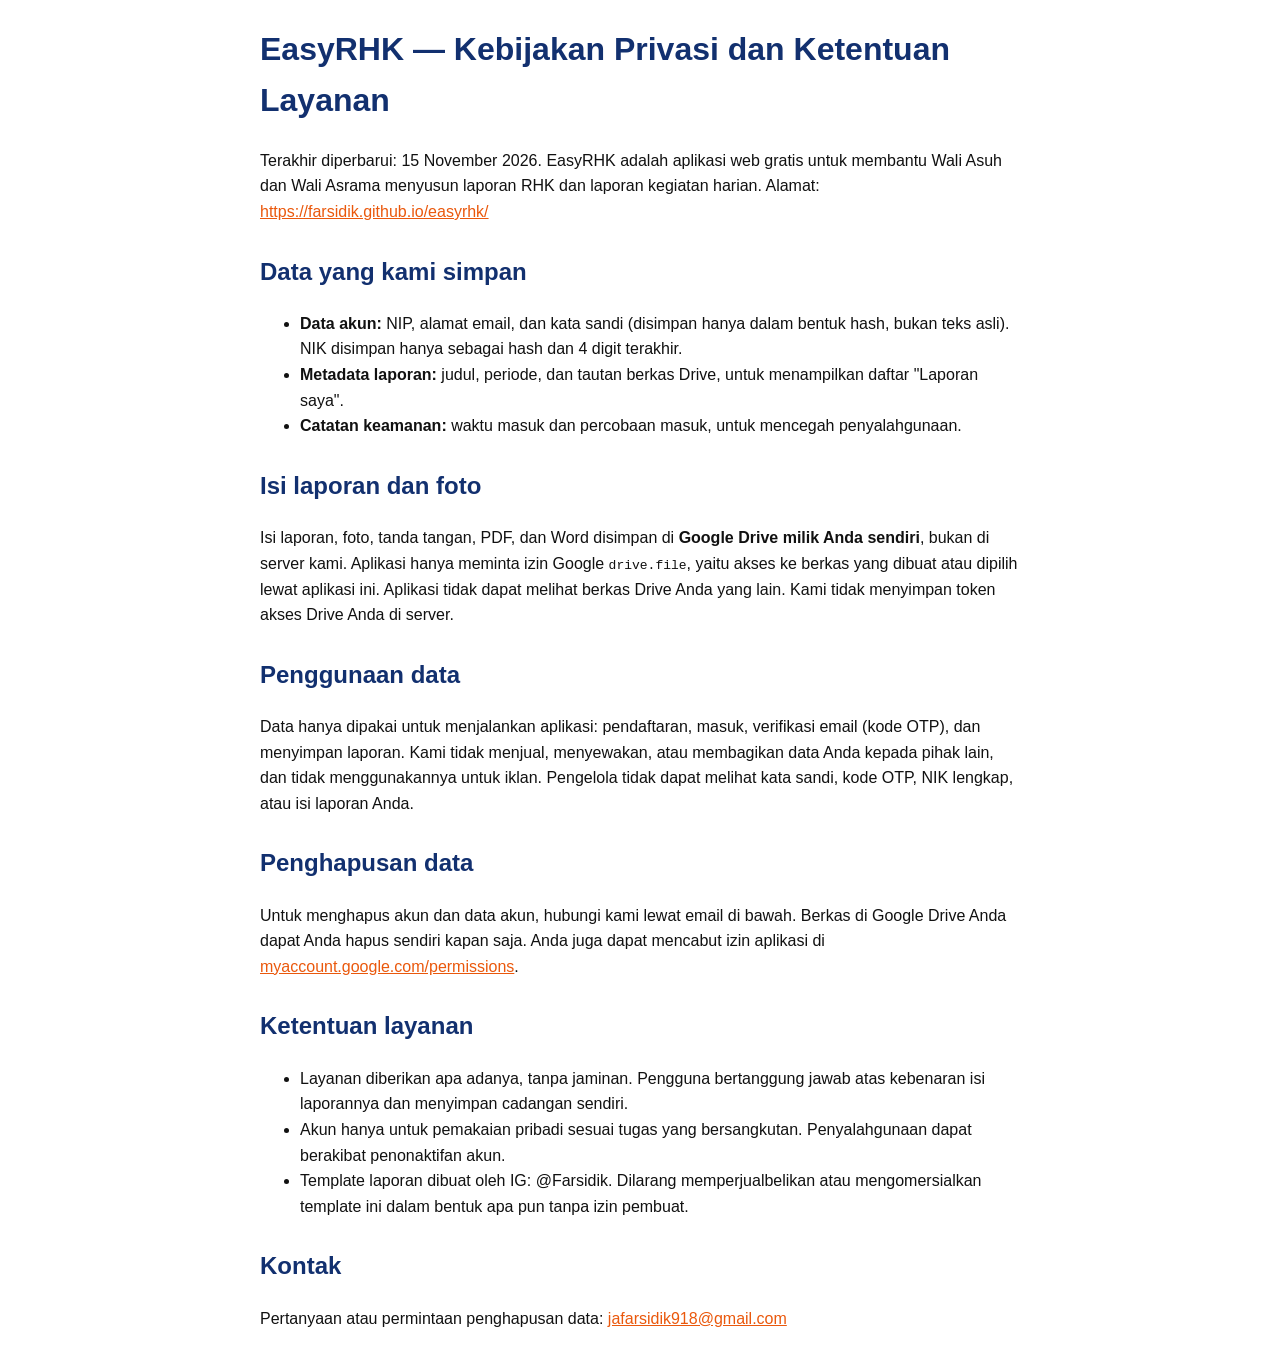
<file: privasi.html>
<!doctype html>
<html lang="id"><head><meta charset="utf-8"><meta name="viewport" content="width=device-width,initial-scale=1">
<title>Kebijakan Privasi dan Ketentuan Layanan · EasyRHK</title>
<style>body{font-family:Arial,sans-serif;max-width:760px;margin:24px auto;padding:0 16px;line-height:1.6;color:#111}h1{color:#12306f}h2{margin-top:28px;color:#12306f}a{color:#ea580c}</style></head><body>
<h1>EasyRHK — Kebijakan Privasi dan Ketentuan Layanan</h1>
<p>Terakhir diperbarui: 15 November 2026. EasyRHK adalah aplikasi web gratis untuk membantu Wali Asuh dan Wali Asrama menyusun laporan RHK dan laporan kegiatan harian. Alamat: <a href="https://farsidik.github.io/easyrhk/">https://farsidik.github.io/easyrhk/</a></p>

<h2>Data yang kami simpan</h2>
<ul>
<li><b>Data akun:</b> NIP, alamat email, dan kata sandi (disimpan hanya dalam bentuk hash, bukan teks asli). NIK disimpan hanya sebagai hash dan 4 digit terakhir.</li>
<li><b>Metadata laporan:</b> judul, periode, dan tautan berkas Drive, untuk menampilkan daftar "Laporan saya".</li>
<li><b>Catatan keamanan:</b> waktu masuk dan percobaan masuk, untuk mencegah penyalahgunaan.</li>
</ul>

<h2>Isi laporan dan foto</h2>
<p>Isi laporan, foto, tanda tangan, PDF, dan Word disimpan di <b>Google Drive milik Anda sendiri</b>, bukan di server kami. Aplikasi hanya meminta izin Google <code>drive.file</code>, yaitu akses ke berkas yang dibuat atau dipilih lewat aplikasi ini. Aplikasi tidak dapat melihat berkas Drive Anda yang lain. Kami tidak menyimpan token akses Drive Anda di server.</p>

<h2>Penggunaan data</h2>
<p>Data hanya dipakai untuk menjalankan aplikasi: pendaftaran, masuk, verifikasi email (kode OTP), dan menyimpan laporan. Kami tidak menjual, menyewakan, atau membagikan data Anda kepada pihak lain, dan tidak menggunakannya untuk iklan. Pengelola tidak dapat melihat kata sandi, kode OTP, NIK lengkap, atau isi laporan Anda.</p>

<h2>Penghapusan data</h2>
<p>Untuk menghapus akun dan data akun, hubungi kami lewat email di bawah. Berkas di Google Drive Anda dapat Anda hapus sendiri kapan saja. Anda juga dapat mencabut izin aplikasi di <a href="https://myaccount.google.com/permissions">myaccount.google.com/permissions</a>.</p>

<h2>Ketentuan layanan</h2>
<ul>
<li>Layanan diberikan apa adanya, tanpa jaminan. Pengguna bertanggung jawab atas kebenaran isi laporannya dan menyimpan cadangan sendiri.</li>
<li>Akun hanya untuk pemakaian pribadi sesuai tugas yang bersangkutan. Penyalahgunaan dapat berakibat penonaktifan akun.</li>
<li>Template laporan dibuat oleh IG: @Farsidik. Dilarang memperjualbelikan atau mengomersialkan template ini dalam bentuk apa pun tanpa izin pembuat.</li>
</ul>

<h2>Kontak</h2>
<p>Pertanyaan atau permintaan penghapusan data: <a href="mailto:jafarsidik918@gmail.com">jafarsidik918@gmail.com</a></p>
</body></html>
</file>
<file: easyrhk.css>
#erhkBar{display:flex;flex-wrap:wrap;gap:6px;align-items:center;background:#0f172a;color:#e2e8f0;padding:6px 12px;font:12px Arial,sans-serif}
#erhkBar b{color:#fde68a}
#erhkBar button{background:#334155;color:#fff;border:0;border-radius:6px;padding:5px 9px;font-size:12px;cursor:pointer}
#erhkBar button.pri{background:#ea580c}
#erhkBar button:hover{filter:brightness(1.15)}
#erhkBar .sp{flex:1}
#erhkSt{font-size:11px;padding:2px 8px;border-radius:10px;background:#1e293b}
#erhkSt.ok{background:#14532d}#erhkSt.warn{background:#7c2d12}#erhkSt.err{background:#7f1d1d}
@media print{#erhkBar,#erhkAuth,.erhk-modal{display:none!important}}
#erhkAuth,.erhk-modal{position:fixed;inset:0;z-index:100;display:flex;align-items:center;justify-content:center;padding:12px;font-family:Arial,sans-serif;overflow:auto}
#erhkAuth{background:#e5e7eb;z-index:200}
.erhk-modal{background:rgba(15,23,42,.55)}
.erhk-card{background:#fff;border-radius:12px;box-shadow:0 8px 30px rgba(0,0,0,.25);padding:20px;width:min(440px,100%);max-height:94vh;overflow:auto;color:#111}
.erhk-card.wide{width:min(760px,100%)}
.erhk-card h2{margin:0 0 4px;font-size:18px}
.erhk-card h3{margin:14px 0 6px;font-size:13px;color:#9a3412}
.erhk-card p.s{margin:2px 0 12px;color:#64748b;font-size:12px;line-height:1.4}
.erhk-card label{display:block;font-size:12px;font-weight:700;margin:9px 0 3px}
.erhk-card input{width:100%;padding:9px;border:1px solid #cbd5e1;border-radius:7px;font-size:14px}
.erhk-card .row{display:flex;gap:8px;flex-wrap:wrap;margin-top:12px;align-items:center}
.erhk-card button{border:0;border-radius:7px;padding:9px 14px;font-size:13px;font-weight:700;cursor:pointer;background:#ea580c;color:#fff}
.erhk-card button.g{background:#f1f5f9;color:#334155;border:1px solid #cbd5e1}
.erhk-card button.d{background:#b91c1c}
.erhk-card button:disabled{opacity:.5;cursor:wait}
.erhk-tabs{display:flex;gap:4px;margin:10px 0 4px}
.erhk-tabs button{flex:1;background:#f1f5f9;color:#334155;border:1px solid #cbd5e1}
.erhk-tabs button.on{background:#ea580c;color:#fff;border-color:#ea580c}
.erhk-msg{margin-top:10px;padding:8px 10px;border-radius:7px;font-size:12px;line-height:1.4;display:none}
.erhk-msg.err{display:block;background:#fee2e2;color:#7f1d1d}
.erhk-msg.ok{display:block;background:#dcfce7;color:#14532d}
.erhk-list{border:1px solid #e2e8f0;border-radius:8px;margin-top:8px;max-height:48vh;overflow:auto}
.erhk-item{display:flex;gap:8px;align-items:center;padding:8px 10px;border-bottom:1px solid #f1f5f9;font-size:13px}
.erhk-item:last-child{border:0}
.erhk-item .t{flex:1;min-width:0}.erhk-item .t b{display:block;overflow:hidden;text-overflow:ellipsis}
.erhk-item .t small{color:#64748b}
.erhk-item button{padding:5px 9px;font-size:12px}
.erhk-card table{width:100%;border-collapse:collapse;font-size:12px}
.erhk-card td,.erhk-card th{padding:5px 6px;border-bottom:1px solid #f1f5f9;text-align:left}
.erhk-x{float:right;background:none!important;color:#64748b!important;font-size:18px!important;padding:0 4px!important}

/* --- Perbaikan galeri foto campuran potret/lanskap (cetak/PDF) ---
   Aturan cetak v17 memaksa tinggi foto hingga ±260 mm sehingga foto potret meluber keluar kotak dan menimpa baris di bawahnya.
   Di sini foto dikunci ke tinggi kotak yang dipilih pengguna dan diletakkan di tengah. */
.gal .gb[style*="height"]{display:flex!important;align-items:center;justify-content:center;overflow:hidden;max-height:none!important}
.gal .gb[style*="height"] img{max-height:100%!important;max-width:100%!important;width:auto;object-fit:contain}
#erhkBar select{max-width:230px;font-size:12px;padding:3px 5px;border-radius:6px;border:0}
.erhk-card .row input[type=text]{flex:1;min-width:180px}

/* ===== Halaman masuk dua kolom (v0.4) ===== */
#erhkAuth{display:grid;grid-template-columns:minmax(0,1.08fr) minmax(0,1fr);padding:0;align-items:stretch;background:#f3f6fb;font-family:"Segoe UI",Roboto,Arial,sans-serif}
#erhkAuth.erhk-cover{display:flex;align-items:center;justify-content:center;padding:12px}
.erhk-hero{position:relative;overflow:hidden;color:#fff;padding:56px clamp(28px,5vw,72px);display:flex;flex-direction:column;justify-content:center;gap:30px;
  background:radial-gradient(900px 520px at 0% 0%,rgba(59,130,246,.55),transparent 60%),radial-gradient(700px 500px at 100% 100%,rgba(20,184,166,.45),transparent 60%),linear-gradient(145deg,#0a1b45 0%,#0b3b6e 55%,#0a6f8c 100%)}
.erhk-hero:before{content:"";position:absolute;inset:0;background-image:radial-gradient(rgba(255,255,255,.14) 1px,transparent 1.6px);background-size:24px 24px;-webkit-mask-image:linear-gradient(180deg,#000 0%,transparent 85%);mask-image:linear-gradient(180deg,#000 0%,transparent 85%)}
.erhk-hero>*{position:relative}
.erhk-c1,.erhk-c2{position:absolute!important;border-radius:50%;pointer-events:none}
.erhk-c1{width:380px;height:380px;right:-140px;top:-120px;border:2px solid rgba(255,255,255,.12)}
.erhk-c2{width:240px;height:240px;right:-60px;bottom:-90px;background:rgba(249,115,22,.22);filter:blur(2px)}
.erhk-brand{display:flex;align-items:center;gap:14px}
.erhk-brand b{display:block;font-size:30px;font-weight:800;letter-spacing:-.5px;line-height:1}
.erhk-brand b span{color:#fb923c}
.erhk-brand small{display:block;margin-top:5px;font-size:12.5px;color:#bcd3f5;letter-spacing:.3px}
.erhk-hl h1{margin:0 0 12px;font-size:clamp(26px,3vw,38px);line-height:1.15;font-weight:800;letter-spacing:-.6px;max-width:520px}
.erhk-hl p{margin:0;font-size:15px;line-height:1.6;color:#d4e4fa;max-width:480px}
.erhk-ft{list-style:none;margin:0;padding:0;display:flex;flex-direction:column;gap:14px;max-width:500px}
.erhk-ft li{display:flex;gap:14px;align-items:flex-start;background:rgba(255,255,255,.08);border:1px solid rgba(255,255,255,.14);border-radius:14px;padding:13px 15px;backdrop-filter:blur(4px)}
.erhk-ft .ic{flex:none;width:38px;height:38px;border-radius:11px;background:rgba(255,255,255,.14);display:flex;align-items:center;justify-content:center;font-size:19px}
.erhk-ft b{display:block;font-size:14px;margin-bottom:2px}
.erhk-ft small{display:block;font-size:12.5px;line-height:1.45;color:#c5d9f4}
.erhk-cr{font-size:11px;color:#9fbbe2}
.erhk-formwrap{display:flex;align-items:center;justify-content:center;padding:28px 18px}
.erhk-formwrap .erhk-card{width:min(430px,100%);padding:30px 28px;border-radius:18px;box-shadow:0 18px 50px rgba(15,35,80,.14),0 2px 6px rgba(15,35,80,.06)}
.erhk-chead{display:flex;gap:12px;align-items:center;margin-bottom:6px}
.erhk-chead h2{font-size:21px;margin:0;letter-spacing:-.3px;color:#0f2a5c}
.erhk-chead p.s{margin:2px 0 0}
.erhk-formwrap .erhk-tabs{background:#eef2f8;border-radius:11px;padding:4px;gap:4px;margin:16px 0 6px}
.erhk-formwrap .erhk-tabs button{border:0;background:transparent;color:#52627f;border-radius:8px;padding:8px 6px}
.erhk-formwrap .erhk-tabs button.on{background:#fff;color:#c2410c;box-shadow:0 1px 4px rgba(15,35,80,.15)}
.erhk-card input{border-radius:10px;border-color:#cdd6e5;transition:border-color .15s,box-shadow .15s}
.erhk-card input:focus{outline:none;border-color:#0891b2;box-shadow:0 0 0 3px rgba(8,145,178,.18)}
.erhk-card button:not(.g):not(.d){background:linear-gradient(180deg,#fb923c,#ea580c);box-shadow:0 2px 8px rgba(234,88,12,.32)}
.erhk-formwrap .erhk-card .row button{padding:11px 18px;border-radius:10px}
#erhkBar{align-items:center}
@media (max-width:860px){
  #erhkAuth{grid-template-columns:1fr;grid-auto-rows:max-content}
  .erhk-hero{padding:22px 20px 26px;gap:12px}
  .erhk-ft,.erhk-hl p,.erhk-c1,.erhk-c2,.erhk-cr{display:none}
  .erhk-hl h1{font-size:21px;margin:0}
  .erhk-brand b{font-size:24px}
  .erhk-formwrap{padding:18px 14px 30px;align-items:flex-start}
}
.erhk-formwrap .erhk-card .erhk-tabs button{background:transparent;box-shadow:none;color:#52627f;border:0}
.erhk-formwrap .erhk-card .erhk-tabs button.on{background:#fff;color:#c2410c;box-shadow:0 1px 4px rgba(15,35,80,.15)}

/* Blok tanda tangan: selebar baris terpanjang, menempel ke kanan */
.tin{width:fit-content;max-width:100%;margin-left:auto}
.tin [data-p="ttd.pre"]:empty{min-height:1.25em}
.tin [data-p="ttd.pre"]:empty:not(:focus):before{content:""}
.hide-allctl [contenteditable]:empty:before{content:""}
.hide-allctl .tin [data-p="ttd.pre"]:empty{min-height:0}
@media print{.tin [data-p="ttd.pre"]:empty{min-height:0}}

/* Beranda portal setelah masuk */
#erhkChoose.portal{position:fixed;inset:0;z-index:9998;display:flex;flex-direction:column;overflow:auto;font-family:Arial,sans-serif;color:#fff;
 background:radial-gradient(circle at 18% 22%,rgba(34,211,238,.28),transparent 42%),radial-gradient(circle at 85% 80%,rgba(251,146,60,.18),transparent 40%),linear-gradient(135deg,#12306f 0%,#1d4ea0 55%,#0b7ea3 100%)}
#erhkChoose.portal::before{content:"";position:absolute;inset:0;pointer-events:none;opacity:.35;background-image:radial-gradient(rgba(255,255,255,.55) 1.4px,transparent 1.6px);background-size:16px 16px;-webkit-mask-image:radial-gradient(ellipse at 50% 55%,#000 0%,transparent 70%);mask-image:radial-gradient(ellipse at 50% 55%,#000 0%,transparent 70%)}
@media print{#erhkChoose{display:none!important}}
.portal .ptop{position:relative;display:flex;justify-content:space-between;align-items:center;gap:10px;padding:18px 26px;flex-wrap:wrap}
.portal .hi{font-weight:700;font-size:15px;letter-spacing:.2px;color:rgba(255,255,255,.88)}
.portal .pbtns{display:flex;gap:8px}
.portal .pbtns button{background:rgba(255,255,255,.14);color:#fff;border:1px solid rgba(255,255,255,.35);border-radius:10px;padding:8px 14px;font-size:13px;font-weight:600;cursor:pointer}
.portal .pbtns button:hover{background:rgba(255,255,255,.26)}
.portal .pmid{position:relative;flex:1;display:flex;flex-direction:column;align-items:center;justify-content:center;text-align:center;padding:8px 20px 30px}
.portal .plogo{width:132px;height:132px;border-radius:50%;background:#fff;display:flex;align-items:center;justify-content:center;box-shadow:0 10px 34px rgba(0,0,0,.28);margin-bottom:14px}
.portal h1{margin:0;font-size:22px;font-weight:700}
.portal .pmid>p{margin:6px 0 28px;color:rgba(255,255,255,.8);font-size:14px}
.portal .ptiles{display:grid;grid-template-columns:repeat(auto-fit,minmax(150px,170px));gap:18px;justify-content:center;width:min(1100px,100%)}
.portal .pt{position:relative;display:flex;flex-direction:column;align-items:center;justify-content:center;gap:14px;height:160px;background:#fff;border:0;border-radius:14px;cursor:pointer;color:#0e7490;box-shadow:0 6px 20px rgba(0,0,0,.2);transition:transform .15s,box-shadow .15s;font-family:inherit}
.portal .pt:hover,.portal .pt:focus-visible{transform:translateY(-4px);box-shadow:0 14px 30px rgba(0,0,0,.32);outline:none}
.portal .pt .ic{width:84px;height:84px;border-radius:18px;background:#e0f2fe;color:#12306f;display:flex;align-items:center;justify-content:center}
.portal .pt:nth-child(2) .ic{background:#ffedd5;color:#c2410c}
.portal .pt .lb{font-size:14px;font-weight:700;color:#0e7490;padding:0 6px}
.portal .pt .tag{position:absolute;top:8px;right:8px;font-style:normal;font-size:10px;font-weight:700;background:#fff7ed;color:#c2410c;border:1px solid #fdba74;border-radius:20px;padding:2px 7px}
.portal .pt.last{box-shadow:0 0 0 3px #fb923c,0 6px 20px rgba(0,0,0,.2)}
.portal small{margin-top:34px;color:rgba(255,255,255,.65);font-size:12px}
@media (max-width:640px){.portal .ptiles{grid-template-columns:1fr 1fr;gap:12px}.portal .pt{height:140px}.portal .pt .ic{width:68px;height:68px}.portal .plogo{width:104px;height:104px}.portal h1{font-size:18px}}
#erhkBar .kindtag{background:#1d3f9e;color:#fff;border-radius:20px;padding:2px 10px;font-size:11px;font-weight:700}
</file>
